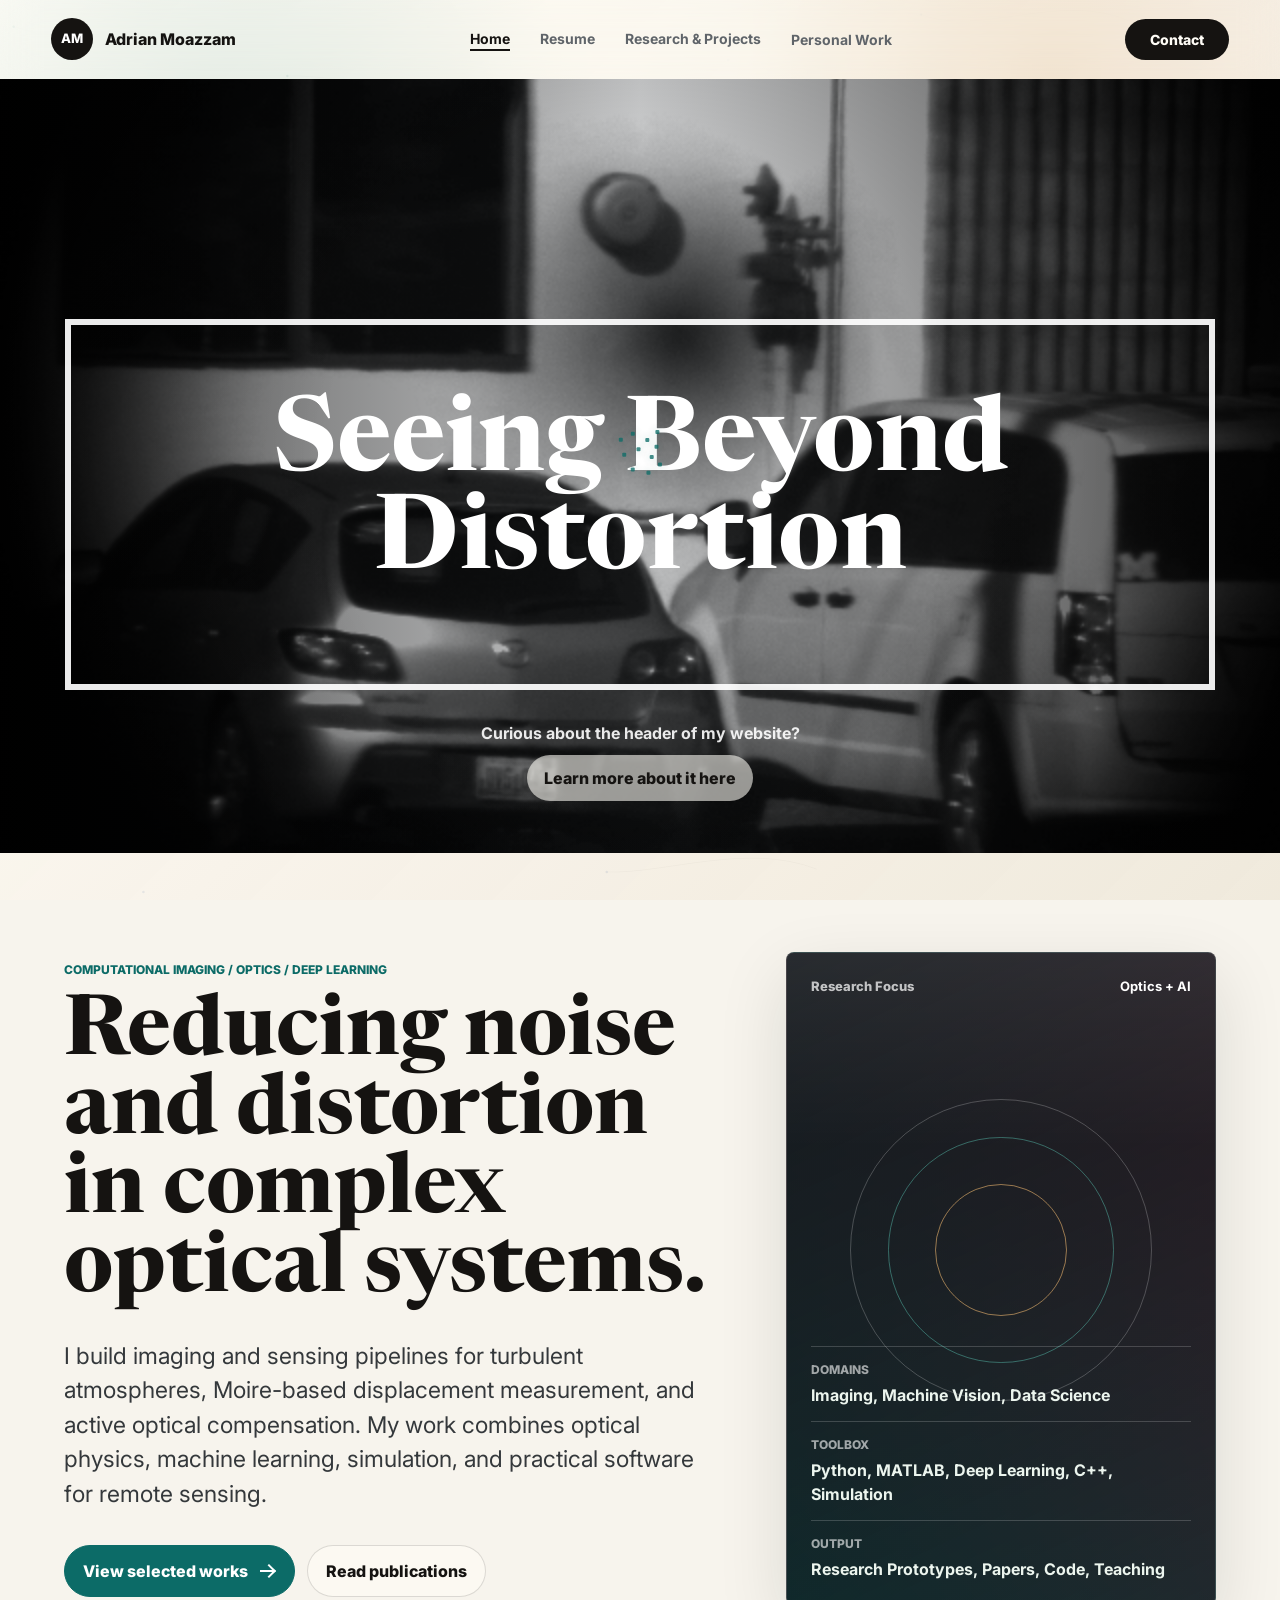
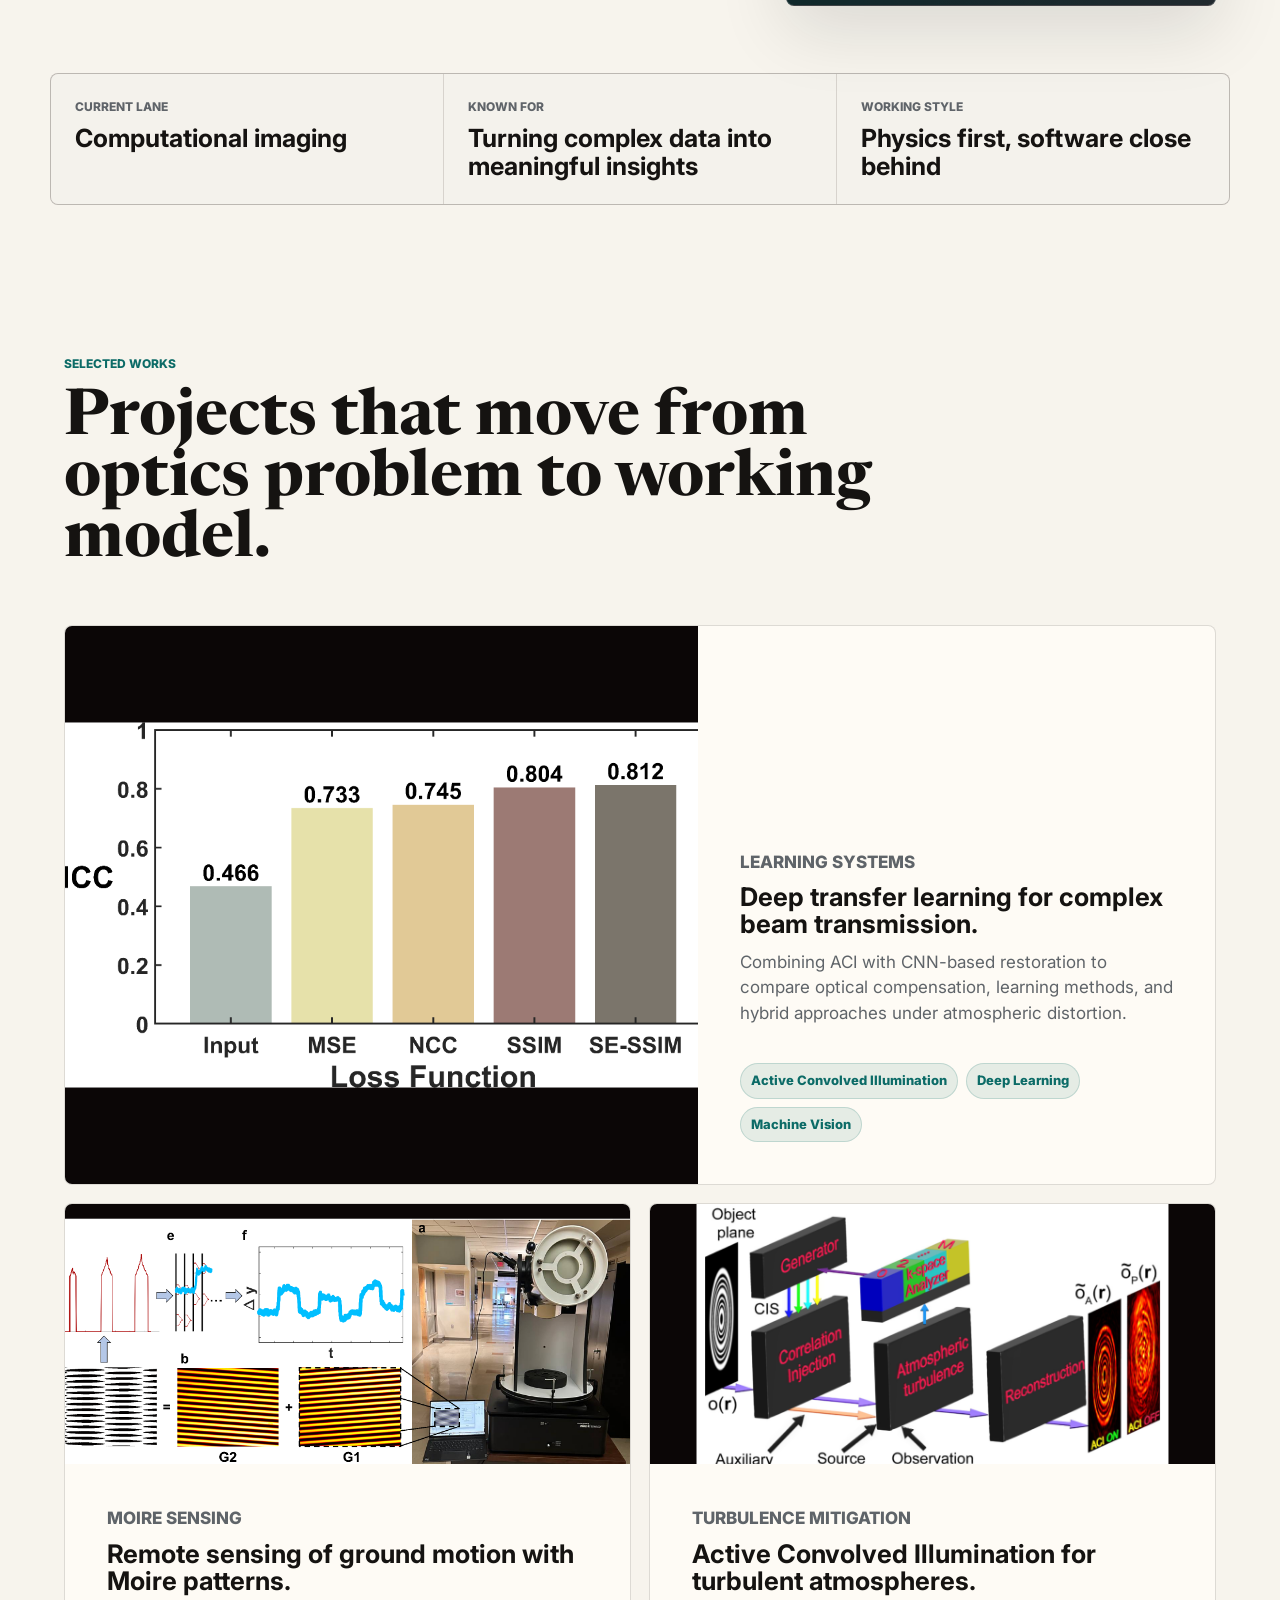
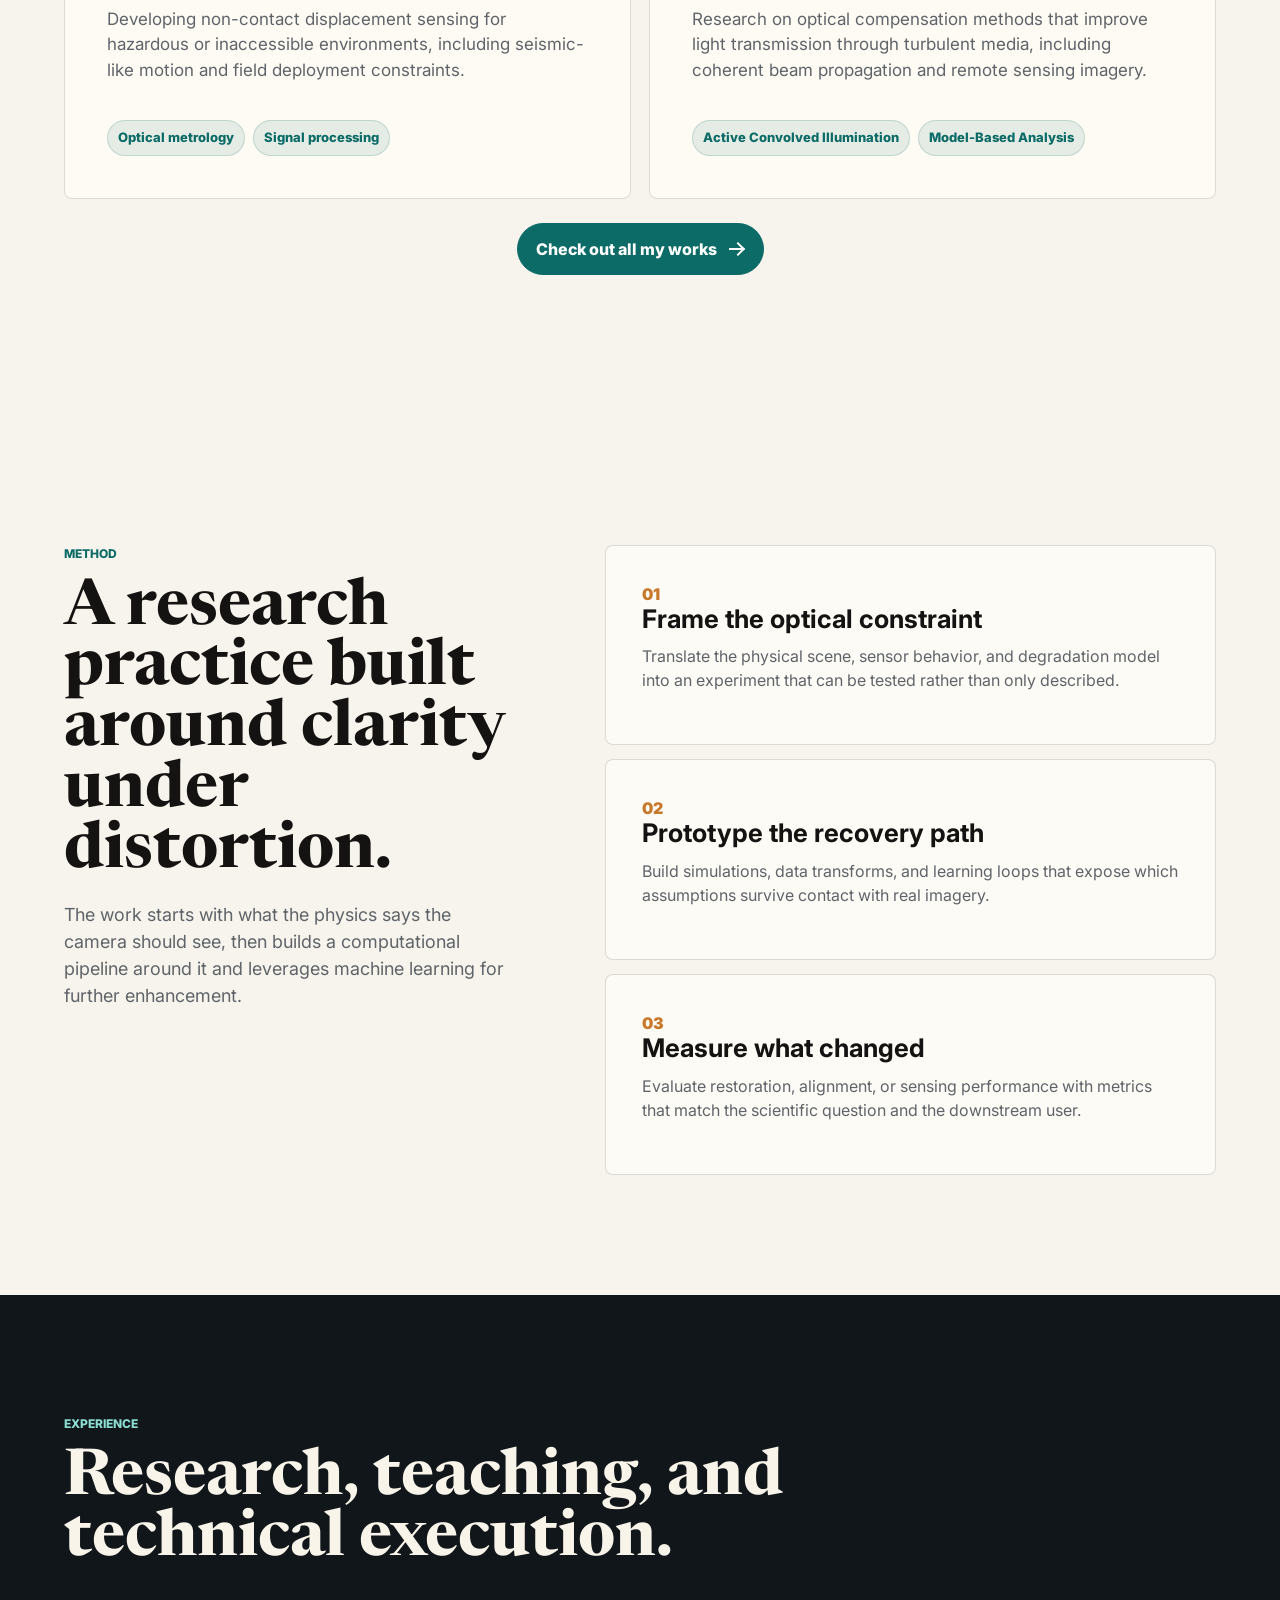
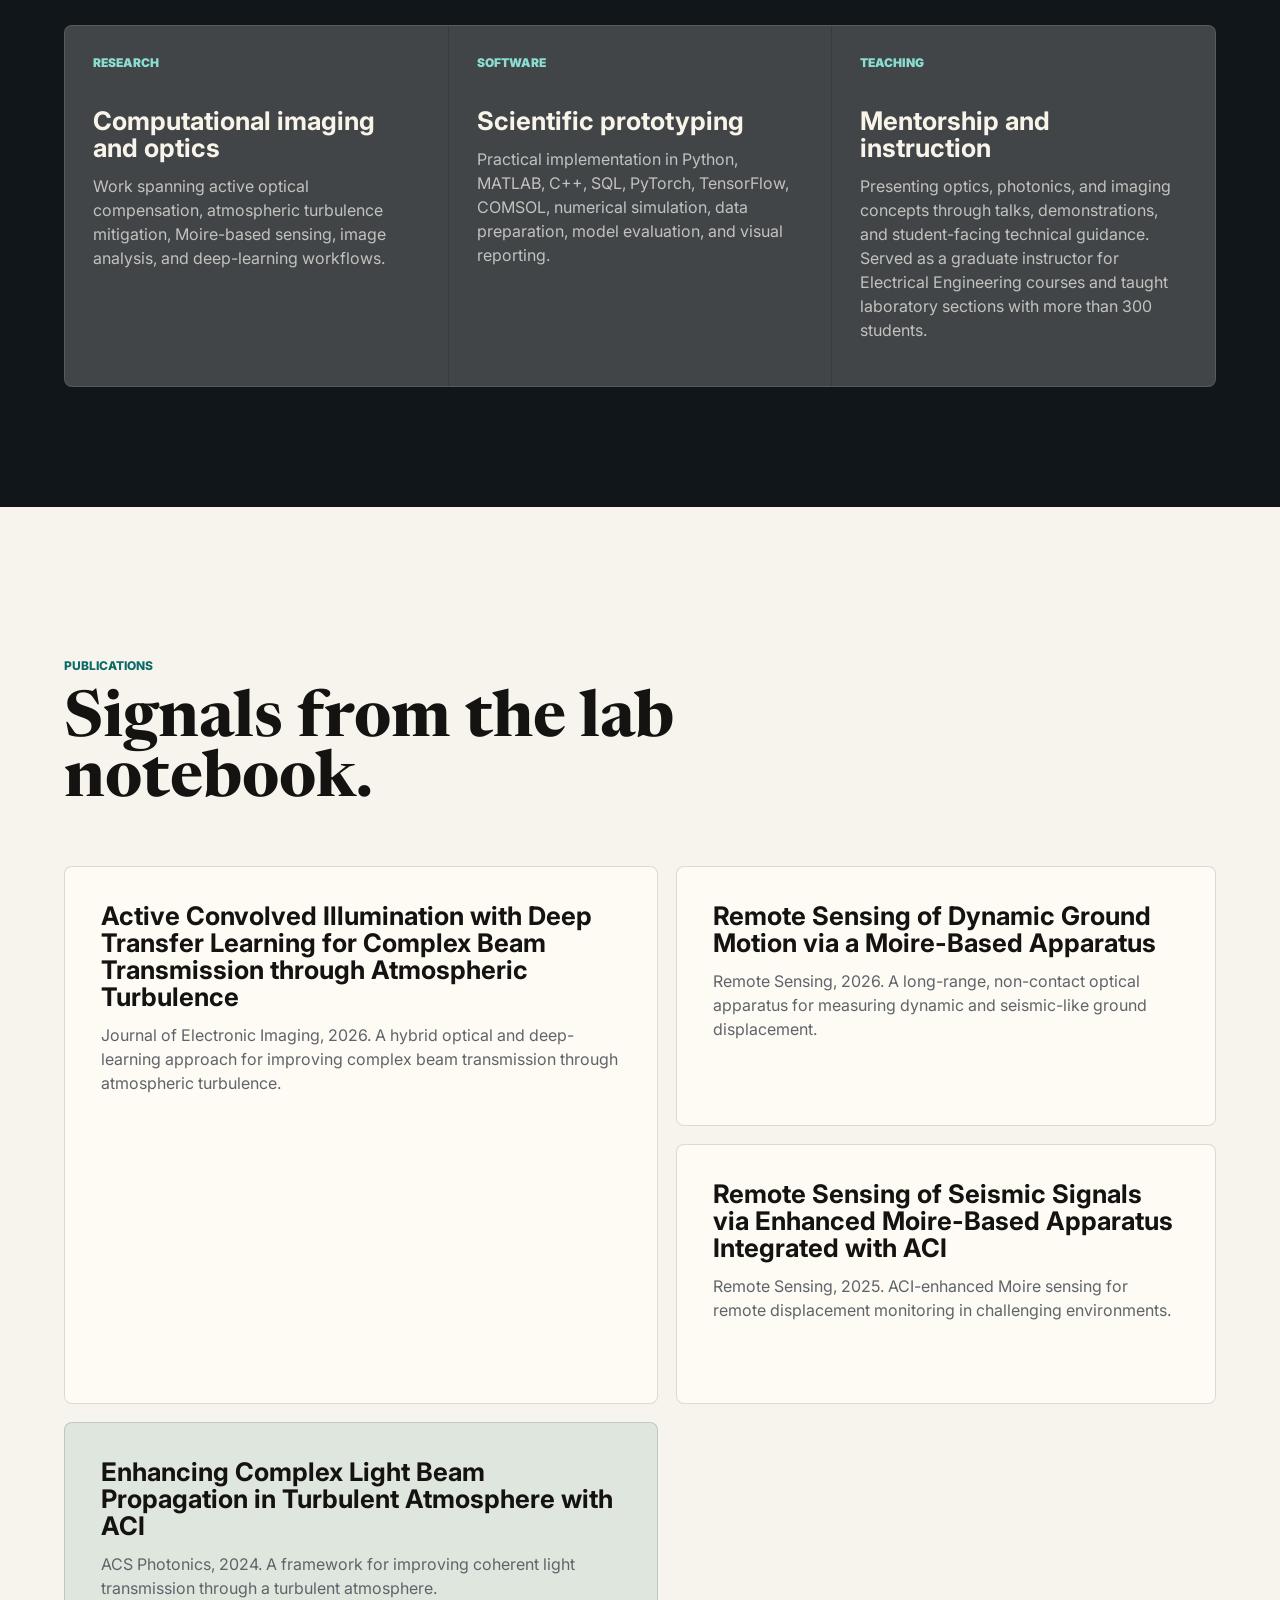
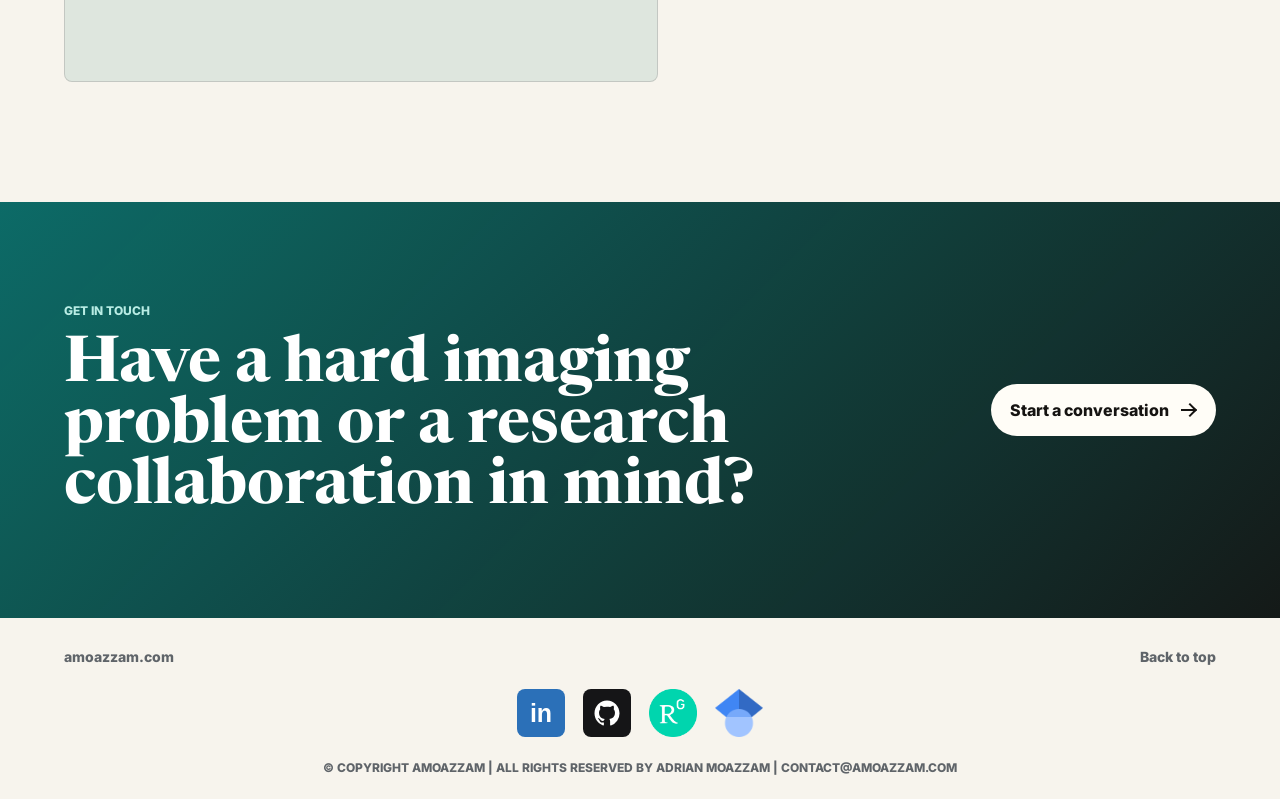
<file: index.html>
<!doctype html>
<html lang="en">
  <head>
    <meta charset="utf-8" />
    <meta name="viewport" content="width=device-width, initial-scale=1" />
    <title>Adrian A. Moazzam | Computational Imaging Portfolio</title>
    <link rel="icon" type="image/gif" href="/favicon.gif">
    <meta
      name="description"
      content="Portfolio for Adrian A. Moazzam, a researcher working across computational imaging, turbulence mitigation, Moire sensing, deep learning, optics, and remote sensing."
    />
    <link rel="preconnect" href="https://fonts.googleapis.com" />
    <link rel="preconnect" href="https://fonts.gstatic.com" crossorigin />
    <link
      href="https://fonts.googleapis.com/css2?family=Inter:wght@400;500;600;700;800&family=Newsreader:opsz,wght@6..72,600;6..72,700&display=swap"
      rel="stylesheet"
    />
    <link rel="stylesheet" href="styles.css" />
  </head>
  <body>
    <canvas class="field-canvas" id="fieldCanvas" aria-hidden="true"></canvas>

    <header class="site-header" data-elevate>
      <a class="brand" href="index.html" aria-label="Adrian Moazzam home">
        <span class="brand-mark">AM</span>
        <span class="brand-copy">Adrian Moazzam</span>
      </a>
      <nav class="nav-links" aria-label="Main navigation">
        <a href="index.html" aria-current="page">Home</a>
        <a href="resume.html">Resume</a>
        <a href="research-projects.html">Research &amp; Projects</a>
        <div class="nav-dropdown">
          <a class="nav-parent" href="personal-work.html">Personal Work</a>
          <div class="nav-submenu" aria-label="Personal work pages">
            <a href="buy-vs-invest.html">Buy vs Invest</a>
            <a href="3d-print-calc.html">3D Print Calc</a>
          </div>
        </div>
      </nav>
      <a class="header-action" href="contact.html">Contact</a>
    </header>

    <main id="top">
      <section class="identity-hero" aria-label="Website headline">
        <div class="identity-frame">
          <h1>Seeing Beyond Distortion</h1>
        </div>
        <div class="identity-prompt">
          <p>Curious about the header of my website?</p>
          <a class="button secondary" href="research-projects.html#header-story">Learn more about it here</a>
        </div>
      </section>

      <section class="hero section-band">
        <div class="hero-grid">
          <div class="hero-copy">
            <p class="eyebrow">Computational imaging / optics / deep learning</p>
            <h1 class="hero-title-compact">Reducing noise and distortion in complex optical systems.</h1>
            <p class="hero-lede">
              I build imaging and sensing pipelines for turbulent atmospheres, Moire-based
              displacement measurement, and active optical compensation. My work combines optical
              physics, machine learning, simulation, and practical software for remote sensing.
            </p>
            <div class="hero-actions" aria-label="Primary actions">
              <a class="button primary" href="research-projects.html">
                <span>View selected works</span>
                <span class="button-icon" aria-hidden="true"></span>
              </a>
              <a
                class="button secondary"
                href="https://scholar.google.com/citations?user=ncOx3NcAAAAJ&amp;hl=en&amp;oi=ao"
              >
                Read publications
              </a>
            </div>
          </div>

          <aside class="signal-panel" aria-label="Research snapshot">
            <div class="scanline"></div>
            <div class="signal-header">
              <span>Research Focus</span>
              <strong>Optics + AI</strong>
            </div>
            <div class="signal-rings" aria-hidden="true">
              <span></span>
              <span></span>
              <span></span>
            </div>
            <dl class="metrics">
              <div>
                <dt>Domains</dt>
                <dd>Imaging, Machine Vision, Data Science</dd>
              </div>
              <div>
                <dt>Toolbox</dt>
                <dd>Python, MATLAB, Deep Learning, C++, Simulation</dd>
              </div>
              <div>
                <dt>Output</dt>
                <dd>Research Prototypes, Papers, Code, Teaching</dd>
              </div>
            </dl>
          </aside>
        </div>
      </section>

      <section class="intro-strip section-band" aria-label="Portfolio summary">
        <div class="strip-item">
          <span>Current lane</span>
          <strong>Computational imaging</strong>
        </div>
        <div class="strip-item">
          <span>Known for</span>
          <strong>Turning complex data into meaningful insights</strong>
        </div>
        <div class="strip-item">
          <span>Working style</span>
          <strong>Physics first, software close behind</strong>
        </div>
      </section>

      <section class="section-block" id="work">
        <div class="section-heading">
          <p class="eyebrow">Selected works</p>
          <h2>Projects that move from optics problem to working model.</h2>
        </div>

        <div class="project-grid">
          <article class="project-card featured">
            <div class="project-visual paper-gallery selected-work-carousel" data-carousel aria-label="Deep transfer learning image gallery">
              <img src="assets/project1/1.jpg" alt="Comparison of ACI and deep learning restoration results" />
              <img src="assets/project1/2.jpg" alt="Optical target restoration snapshot 1" />
              <img src="assets/project1/3.jpg" alt="NCC loss function comparison chart" />
              <img src="assets/project1/4.jpg" alt="Optical target restoration snapshot 2" />
              <img src="assets/project1/5.jpg" alt="Optical target restoration snapshot 3" />
              <img src="assets/project1/6.jpg" alt="Optical target ground truth snapshot" />
              <img src="assets/project1/7.jpg" alt="Optical target restoration snapshot 4" />
            </div>
            <div class="project-body">
              <p class="project-kicker">Learning systems</p>
              <h3>Deep transfer learning for complex beam transmission.</h3>
              <p>
                Combining ACI with CNN-based restoration to compare optical compensation, learning
                methods, and hybrid approaches under atmospheric distortion.
              </p>
              <ul class="tag-list" aria-label="Learning systems skills">
                <li>Active Convolved Illumination</li>
                <li>Deep Learning</li>
                <li>Machine Vision</li>
              </ul>
            </div>
          </article>

          <article class="project-card">
            <div class="project-visual paper-gallery selected-work-carousel" data-carousel aria-label="Moire sensing image gallery">
              <img src="assets/project2/1.jpg" alt="Telescope apparatus setup for Moire sensing" />
              <img src="assets/project2/2.jpg" alt="Moire apparatus measurement diagram" />
              <img src="assets/project2/3.jpg" alt="Actuator and Moire apparatus displacement comparison" />
              <img src="assets/project2/4.jpg" alt="Long-duration displacement signal" />
              <img src="assets/project2/5.jpg" alt="Telescope and target remote sensing setup" />
              <img src="assets/project2/6.jpg" alt="Normalized PSD frequency comparison" />
            </div>
            <div class="project-body">
              <p class="project-kicker">Moire sensing</p>
            <h3>Remote sensing of ground motion with Moire patterns.</h3>
            <p>
                Developing non-contact displacement sensing for hazardous or inaccessible
                environments, including seismic-like motion and field deployment constraints.
              </p>
              <ul class="tag-list" aria-label="Moire sensing skills">
                <li>Optical metrology</li>
                <li>Signal processing</li>
              </ul>
            </div>
          </article>

          <article class="project-card">
            <div class="project-visual paper-gallery selected-work-carousel" data-carousel aria-label="Active Convolved Illumination image gallery">
              <img src="assets/project4/1.jpg" alt="ACI turbulent medium wave propagation overview" />
              <img src="assets/project4/2.jpg" alt="Active Convolved Illumination framework diagram" />
              <img src="assets/project4/3.jpg" alt="Comparison of beam propagation with and without ACI" />
            </div>
            <div class="project-body">
              <p class="project-kicker">Turbulence mitigation</p>
              <h3>Active Convolved Illumination for turbulent atmospheres.</h3>
              <p>
                Research on optical compensation methods that improve light transmission through
                turbulent media, including coherent beam propagation and remote sensing imagery.
              </p>
              <ul class="tag-list" aria-label="Turbulence mitigation skills">
                <li>Active Convolved Illumination</li>
                <li>Model-Based Analysis</li>
              </ul>
            </div>
          </article>
        </div>
        <div class="selected-work-action">
          <a class="button primary" href="research-projects.html">
            <span>Check out all my works</span>
            <span class="button-icon" aria-hidden="true"></span>
          </a>
        </div>
      </section>

      <section class="section-block split-section" id="method">
        <div class="section-heading sticky-heading">
          <p class="eyebrow">Method</p>
          <h2>A research practice built around clarity under distortion.</h2>
          <p>
            The work starts with what the physics says the camera should see, then builds a
            computational pipeline around it and leverages machine learning for further enhancement.
          </p>
        </div>

        <div class="method-list">
          <article>
            <span>01</span>
            <h3>Frame the optical constraint</h3>
            <p>
              Translate the physical scene, sensor behavior, and degradation model into an
              experiment that can be tested rather than only described.
            </p>
          </article>
          <article>
            <span>02</span>
            <h3>Prototype the recovery path</h3>
            <p>
              Build simulations, data transforms, and learning loops that expose which assumptions
              survive contact with real imagery.
            </p>
          </article>
          <article>
            <span>03</span>
            <h3>Measure what changed</h3>
            <p>
              Evaluate restoration, alignment, or sensing performance with metrics that match the
              scientific question and the downstream user.
            </p>
          </article>
        </div>
      </section>

      <section class="section-band experience-band" id="career">
        <div class="section-heading">
          <p class="eyebrow">Experience</p>
          <h2>Research, teaching, and technical execution.</h2>
        </div>
        <div class="timeline">
          <article>
            <time>Research</time>
            <h3>Computational imaging and optics</h3>
            <p>
              Work spanning active optical compensation, atmospheric turbulence mitigation,
              Moire-based sensing, image analysis, and deep-learning workflows.
            </p>
          </article>
          <article>
            <time>Software</time>
            <h3>Scientific prototyping</h3>
            <p>
              Practical implementation in Python, MATLAB, C++, SQL, PyTorch, TensorFlow, COMSOL,
              numerical simulation, data preparation, model evaluation, and visual reporting.
            </p>
          </article>
          <article>
            <time>Teaching</time>
            <h3>Mentorship and instruction</h3>
            <p>
              Presenting optics, photonics, and imaging concepts through talks, demonstrations, and
              student-facing technical guidance. Served as a graduate instructor for Electrical
              Engineering courses and taught laboratory sections with more than 300 students.
            </p>
          </article>
        </div>
      </section>

      <section class="section-block" id="writing">
        <div class="section-heading">
          <p class="eyebrow">Publications</p>
          <h2>Signals from the lab notebook.</h2>
        </div>
        <div class="publication-layout">
          <article class="publication-card">
            <h3>Active Convolved Illumination with Deep Transfer Learning for Complex Beam Transmission through Atmospheric Turbulence</h3>
            <p>
              Journal of Electronic Imaging, 2026. A hybrid optical and deep-learning approach for
              improving complex beam transmission through atmospheric turbulence.
            </p>
          </article>
          <article class="publication-card">
            <h3>Remote Sensing of Dynamic Ground Motion via a Moire-Based Apparatus</h3>
            <p>
              Remote Sensing, 2026. A long-range, non-contact optical apparatus for measuring
              dynamic and seismic-like ground displacement.
            </p>
          </article>
          <article class="publication-card">
            <h3>Remote Sensing of Seismic Signals via Enhanced Moire-Based Apparatus Integrated with ACI</h3>
            <p>
              Remote Sensing, 2025. ACI-enhanced Moire sensing for remote displacement monitoring in
              challenging environments.
            </p>
          </article>
          <article class="publication-card quiet">
            <h3>Enhancing Complex Light Beam Propagation in Turbulent Atmosphere with ACI</h3>
            <p>
              ACS Photonics, 2024. A framework for improving coherent light transmission through a
              turbulent atmosphere.
            </p>
          </article>
        </div>
      </section>

      <section class="contact-section section-band" id="contact">
        <div>
          <p class="eyebrow">Get in touch</p>
          <h2>Have a hard imaging problem or a research collaboration in mind?</h2>
        </div>
        <a class="button primary light" href="contact.html">
          <span>Start a conversation</span>
          <span class="button-icon" aria-hidden="true"></span>
        </a>
      </section>
    </main>

    <footer class="site-footer">
      <div class="footer-topline">
        <span>amoazzam.com</span>
        <a href="index.html#top">Back to top</a>
      </div>
      <div class="social-links" aria-label="Social links">
        <a href="https://www.linkedin.com/in/amoazzam/" aria-label="LinkedIn">
          <span class="social-icon linkedin" aria-hidden="true">in</span>
        </a>
        <a href="https://github.com/A-Moazzam" aria-label="GitHub">
          <span class="social-icon github" aria-hidden="true">
            <svg viewBox="0 0 24 24" focusable="false">
              <path d="M12 2C6.48 2 2 6.58 2 12.24c0 4.52 2.87 8.35 6.84 9.7.5.1.68-.22.68-.5v-1.9c-2.78.62-3.37-1.22-3.37-1.22-.45-1.2-1.1-1.52-1.1-1.52-.9-.63.07-.62.07-.62 1 .07 1.53 1.05 1.53 1.05.9 1.56 2.34 1.1 2.91.84.09-.66.35-1.1.63-1.36-2.22-.26-4.56-1.14-4.56-5.06 0-1.12.39-2.03 1.03-2.75-.1-.26-.45-1.3.1-2.7 0 0 .84-.28 2.75 1.05A9.3 9.3 0 0 1 12 6.9c.85 0 1.7.12 2.5.35 1.9-1.33 2.74-1.05 2.74-1.05.55 1.4.2 2.44.1 2.7.64.72 1.03 1.63 1.03 2.75 0 3.93-2.34 4.8-4.57 5.05.36.32.68.95.68 1.91v2.83c0 .28.18.6.69.5A10.13 10.13 0 0 0 22 12.24C22 6.58 17.52 2 12 2Z" />
            </svg>
          </span>
        </a>
        <a href="https://www.researchgate.net/profile/Adrian-Moazzam/research" aria-label="ResearchGate">
          <span class="social-icon image-icon" aria-hidden="true">
            <img src="assets/researchgate.png" alt="" />
          </span>
        </a>
        <a href="https://scholar.google.com/citations?user=ncOx3NcAAAAJ&amp;hl=en&amp;oi=ao" aria-label="Google Scholar">
          <span class="social-icon image-icon" aria-hidden="true">
            <img src="assets/google-scholar.png" alt="" />
          </span>
        </a>
      </div>
      <p class="copyright">
        © Copyright Amoazzam | ALL RIGHTS RESERVED BY Adrian Moazzam | contact@amoazzam.com
      </p>
    </footer>

    <script src="script.js"></script>
  </body>
</html>
</file>
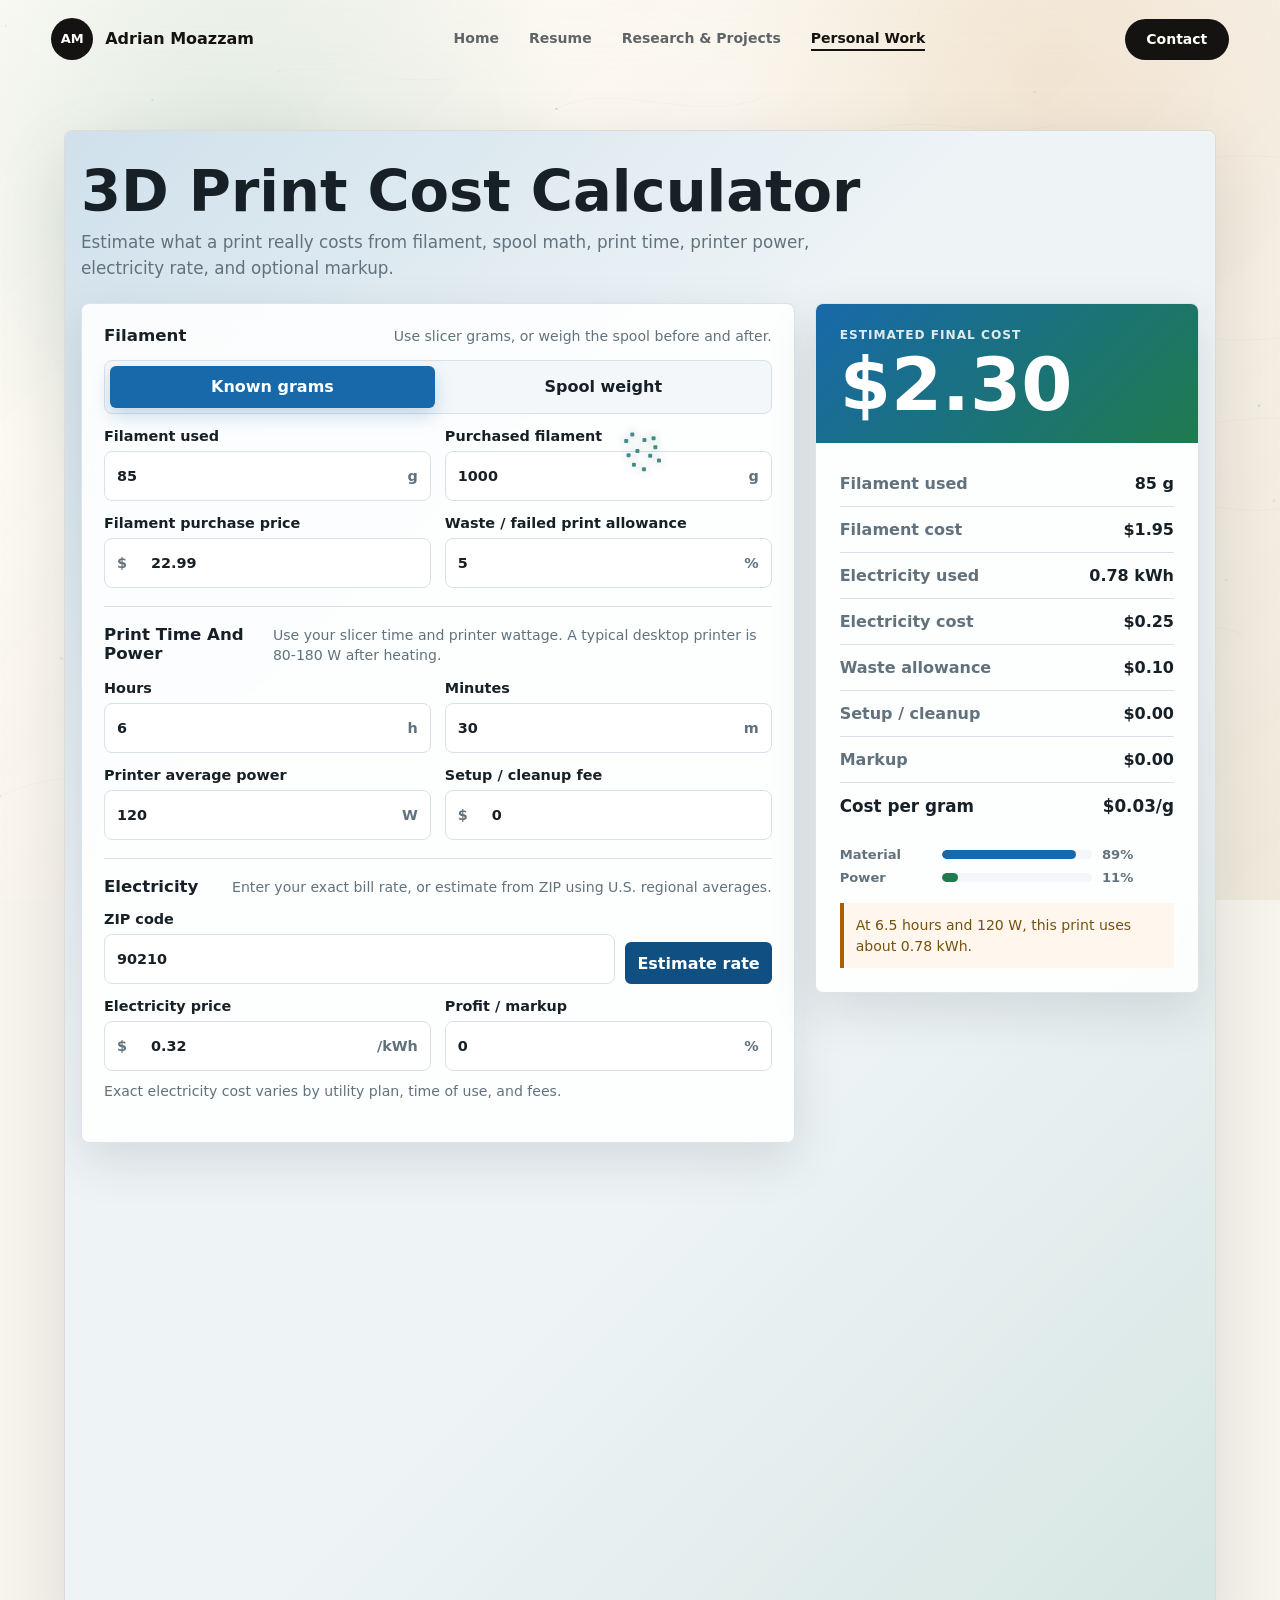
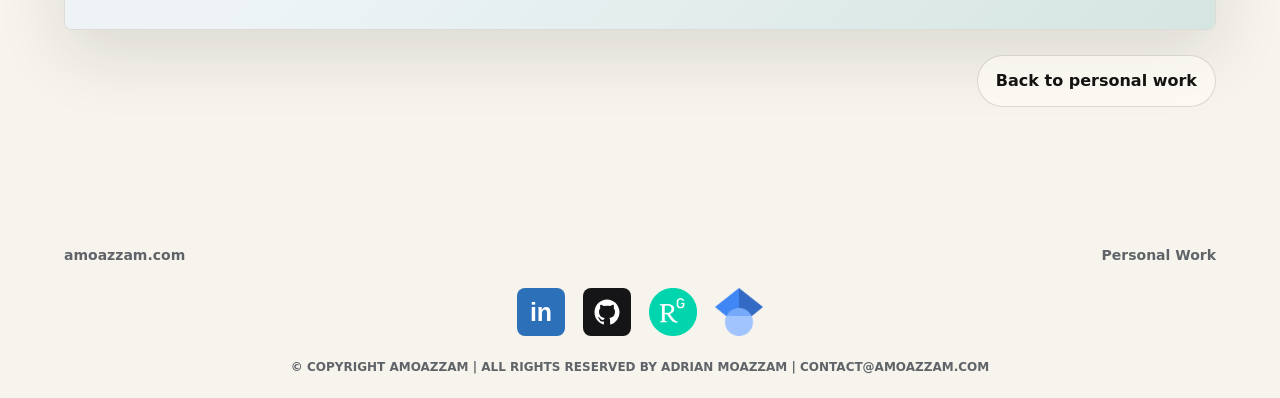
<file: 3d-print-calc.html>
<!doctype html>
<html lang="en">
  <head>
    <meta charset="utf-8" />
    <meta name="viewport" content="width=device-width, initial-scale=1" />
    <title>3D Print Calc | Adrian A. Moazzam</title>
    <meta
      name="description"
      content="A 3D print cost calculator for filament, spool weight, print time, electricity, and markup."
    />
    <link rel="stylesheet" href="styles.css" />
  </head>
  <body>
    <canvas class="field-canvas" id="fieldCanvas" aria-hidden="true"></canvas>

    <header class="site-header" data-elevate>
      <a class="brand" href="index.html" aria-label="Adrian Moazzam home">
        <span class="brand-mark">AM</span>
        <span class="brand-copy">Adrian Moazzam</span>
      </a>
      <nav class="nav-links" aria-label="Main navigation">
        <a href="index.html">Home</a>
        <a href="resume.html">Resume</a>
        <a href="research-projects.html">Research &amp; Projects</a>
        <div class="nav-dropdown">
          <a class="nav-parent" href="personal-work.html" aria-current="page">Personal Work</a>
          <div class="nav-submenu" aria-label="Personal work pages">
            <a href="buy-vs-invest.html">Buy vs Invest</a>
            <a href="3d-print-calc.html" aria-current="page">3D Print Calc</a>
          </div>
        </div>
      </nav>
      <a class="header-action" href="contact.html">Contact</a>
    </header>


    <main class="page-main">
      <section class="section-block model-frame-section" aria-label="3D print cost calculator">
        <iframe
          class="model-frame"
          src="assets/3d-print-calc.html"
          title="3D print cost calculator"
        ></iframe>
        <div class="model-page-actions">
          <a class="button secondary" href="personal-work.html">Back to personal work</a>
        </div>
      </section>
    </main>


    <footer class="site-footer">
      <div class="footer-topline">
        <span>amoazzam.com</span>
        <a href="personal-work.html">Personal Work</a>
      </div>
      <div class="social-links" aria-label="Social links">
        <a href="https://www.linkedin.com/in/amoazzam/" aria-label="LinkedIn">
          <span class="social-icon linkedin" aria-hidden="true">in</span>
        </a>
        <a href="https://github.com/A-Moazzam" aria-label="GitHub">
          <span class="social-icon github" aria-hidden="true">
            <svg viewBox="0 0 24 24" focusable="false">
              <path d="M12 2C6.48 2 2 6.58 2 12.24c0 4.52 2.87 8.35 6.84 9.7.5.1.68-.22.68-.5v-1.9c-2.78.62-3.37-1.22-3.37-1.22-.45-1.2-1.1-1.52-1.1-1.52-.9-.63.07-.62.07-.62 1 .07 1.53 1.05 1.53 1.05.9 1.56 2.34 1.1 2.91.84.09-.66.35-1.1.63-1.36-2.22-.26-4.56-1.14-4.56-5.06 0-1.12.39-2.03 1.03-2.75-.1-.26-.45-1.3.1-2.7 0 0 .84-.28 2.75 1.05A9.3 9.3 0 0 1 12 6.9c.85 0 1.7.12 2.5.35 1.9-1.33 2.74-1.05 2.74-1.05.55 1.4.2 2.44.1 2.7.64.72 1.03 1.63 1.03 2.75 0 3.93-2.34 4.8-4.57 5.05.36.32.68.95.68 1.91v2.83c0 .28.18.6.69.5A10.13 10.13 0 0 0 22 12.24C22 6.58 17.52 2 12 2Z" />
            </svg>
          </span>
        </a>
        <a href="https://www.researchgate.net/profile/Adrian-Moazzam/research" aria-label="ResearchGate">
          <span class="social-icon image-icon" aria-hidden="true">
            <img src="assets/researchgate.png" alt="" />
          </span>
        </a>
        <a href="https://scholar.google.com/citations?user=ncOx3NcAAAAJ&amp;hl=en&amp;oi=ao" aria-label="Google Scholar">
          <span class="social-icon image-icon" aria-hidden="true">
            <img src="assets/google-scholar.png" alt="" />
          </span>
        </a>
      </div>
      <p class="copyright">
        © Copyright Amoazzam | ALL RIGHTS RESERVED BY Adrian Moazzam | contact@amoazzam.com
      </p>
    </footer>
    
    <script src="script.js"></script>
  </body>
</html>
</file>
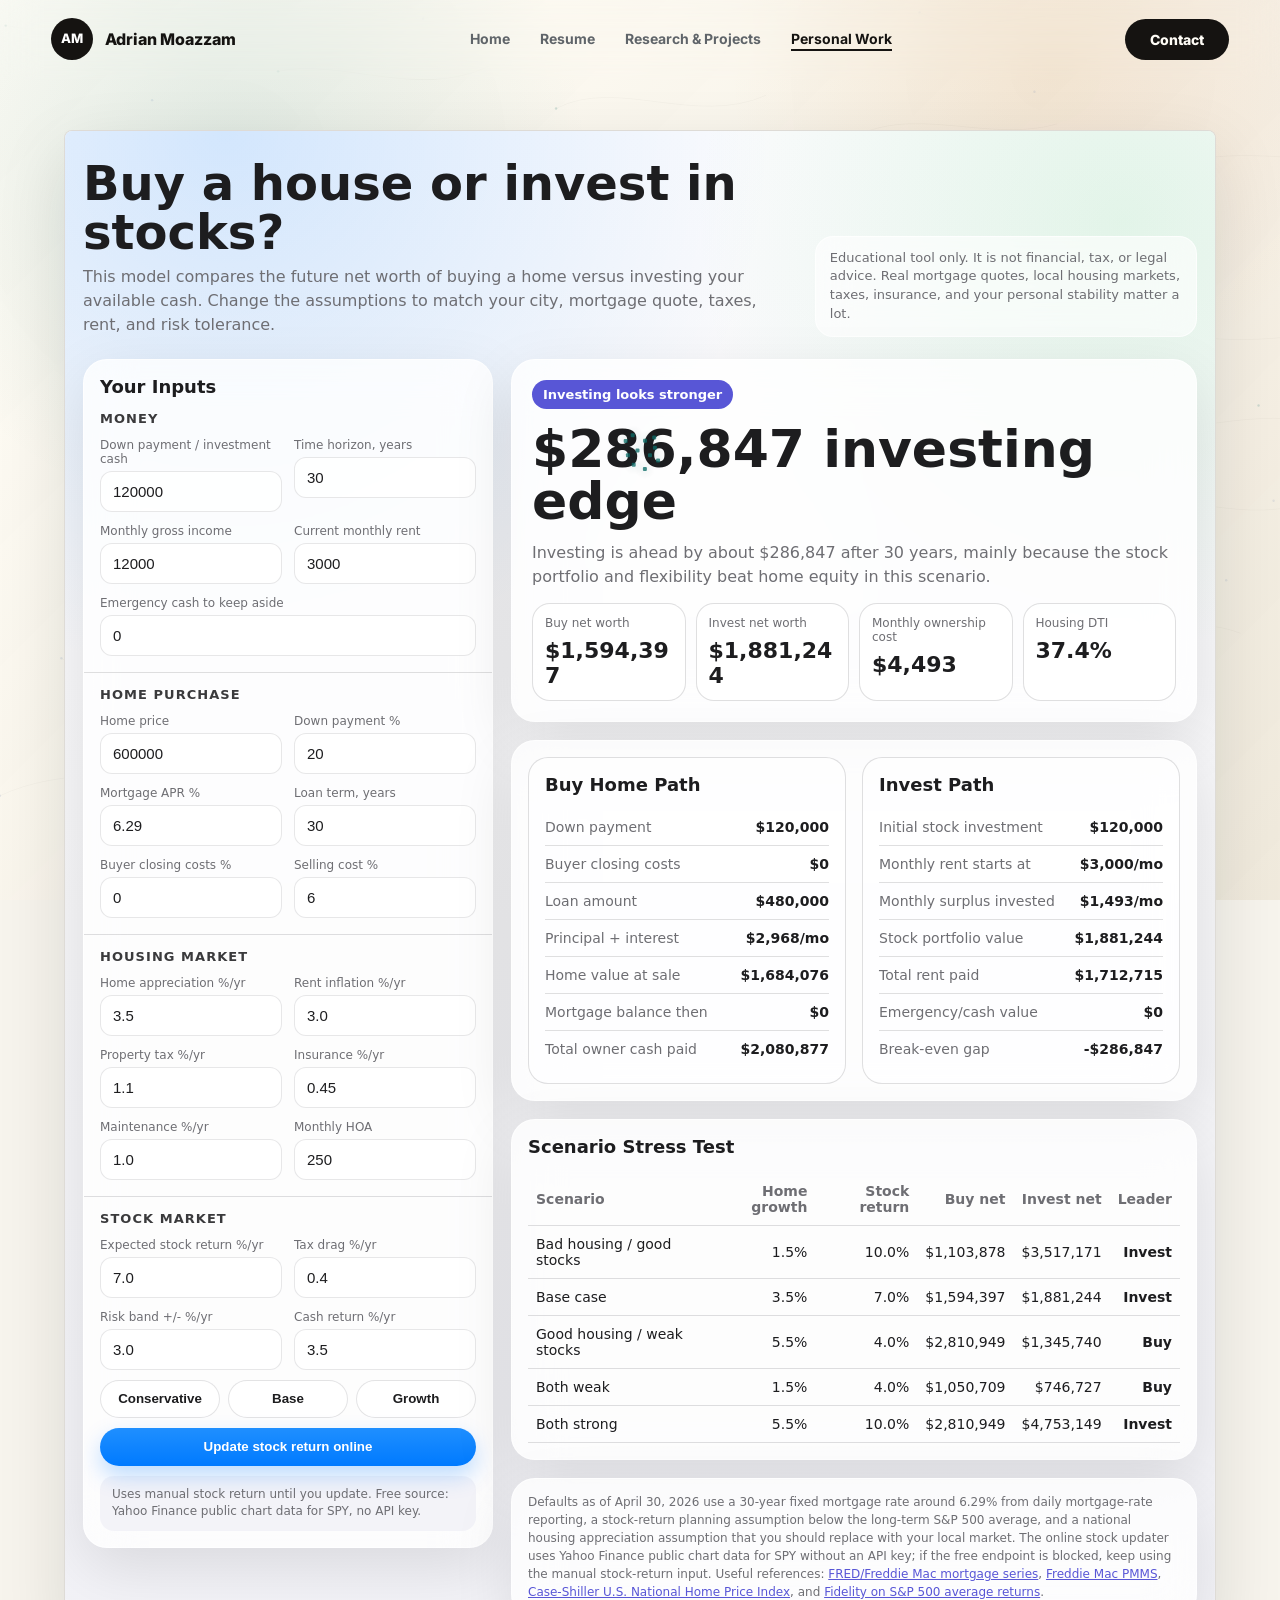
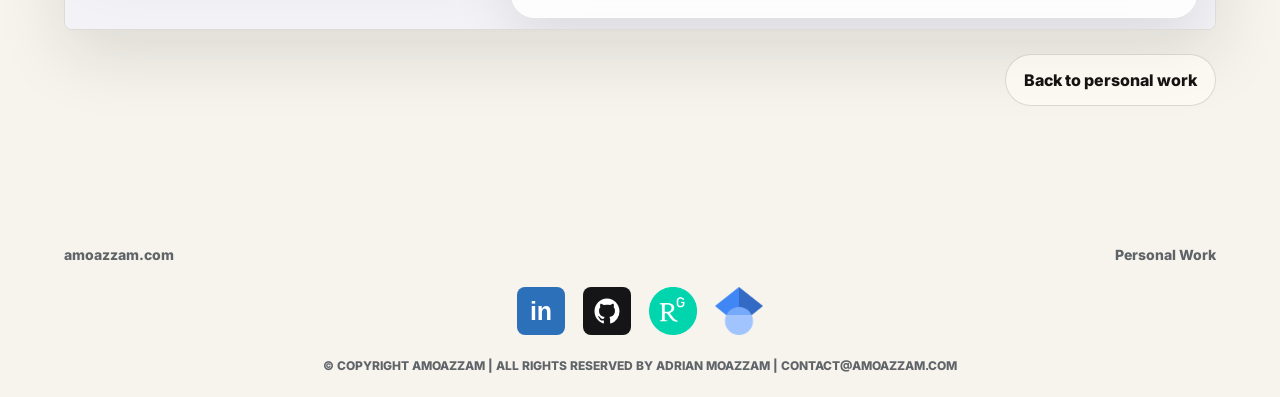
<file: buy-vs-invest.html>
<!doctype html>
<html lang="en">
  <head>
    <meta charset="utf-8" />
    <meta name="viewport" content="width=device-width, initial-scale=1" />
    <title>Buy vs Invest | Adrian A. Moazzam</title>
    <meta
      name="description"
      content="A personal finance model comparing buying a house with investing available capital."
    />
    <link rel="preconnect" href="https://fonts.googleapis.com" />
    <link rel="preconnect" href="https://fonts.gstatic.com" crossorigin />
    <link
      href="https://fonts.googleapis.com/css2?family=Inter:wght@400;500;600;700;800&family=Newsreader:opsz,wght@6..72,600;6..72,700&display=swap"
      rel="stylesheet"
    />
    <link rel="stylesheet" href="styles.css" />
  </head>
  <body>
    <canvas class="field-canvas" id="fieldCanvas" aria-hidden="true"></canvas>

    <header class="site-header" data-elevate>
      <a class="brand" href="index.html" aria-label="Adrian Moazzam home">
        <span class="brand-mark">AM</span>
        <span class="brand-copy">Adrian Moazzam</span>
      </a>
      <nav class="nav-links" aria-label="Main navigation">
        <a href="index.html">Home</a>
        <a href="resume.html">Resume</a>
        <a href="research-projects.html">Research &amp; Projects</a>
        <div class="nav-dropdown">
          <a class="nav-parent" href="personal-work.html" aria-current="page">Personal Work</a>
          <div class="nav-submenu" aria-label="Personal work pages">
            <a href="buy-vs-invest.html" aria-current="page">Buy vs Invest</a>
            <a href="3d-print-calc.html">3D Print Calc</a>
          </div>
        </div>
      </nav>
      <a class="header-action" href="contact.html">Contact</a>
    </header>

    <main class="page-main">
      <section class="section-block model-frame-section" aria-label="Buy vs Invest calculator">
        <iframe
          class="model-frame"
          src="assets/buy-vs-invest-model.html"
          title="Buy a house or invest in stocks calculator"
        ></iframe>
        <div class="model-page-actions">
          <a class="button secondary" href="personal-work.html">Back to personal work</a>
        </div>
      </section>
    </main>

    <footer class="site-footer">
      <div class="footer-topline">
        <span>amoazzam.com</span>
        <a href="personal-work.html">Personal Work</a>
      </div>
      <div class="social-links" aria-label="Social links">
        <a href="https://www.linkedin.com/in/amoazzam/" aria-label="LinkedIn">
          <span class="social-icon linkedin" aria-hidden="true">in</span>
        </a>
        <a href="https://github.com/A-Moazzam" aria-label="GitHub">
          <span class="social-icon github" aria-hidden="true">
            <svg viewBox="0 0 24 24" focusable="false">
              <path d="M12 2C6.48 2 2 6.58 2 12.24c0 4.52 2.87 8.35 6.84 9.7.5.1.68-.22.68-.5v-1.9c-2.78.62-3.37-1.22-3.37-1.22-.45-1.2-1.1-1.52-1.1-1.52-.9-.63.07-.62.07-.62 1 .07 1.53 1.05 1.53 1.05.9 1.56 2.34 1.1 2.91.84.09-.66.35-1.1.63-1.36-2.22-.26-4.56-1.14-4.56-5.06 0-1.12.39-2.03 1.03-2.75-.1-.26-.45-1.3.1-2.7 0 0 .84-.28 2.75 1.05A9.3 9.3 0 0 1 12 6.9c.85 0 1.7.12 2.5.35 1.9-1.33 2.74-1.05 2.74-1.05.55 1.4.2 2.44.1 2.7.64.72 1.03 1.63 1.03 2.75 0 3.93-2.34 4.8-4.57 5.05.36.32.68.95.68 1.91v2.83c0 .28.18.6.69.5A10.13 10.13 0 0 0 22 12.24C22 6.58 17.52 2 12 2Z" />
            </svg>
          </span>
        </a>
        <a href="https://www.researchgate.net/profile/Adrian-Moazzam/research" aria-label="ResearchGate">
          <span class="social-icon image-icon" aria-hidden="true">
            <img src="assets/researchgate.png" alt="" />
          </span>
        </a>
        <a href="https://scholar.google.com/citations?user=ncOx3NcAAAAJ&amp;hl=en&amp;oi=ao" aria-label="Google Scholar">
          <span class="social-icon image-icon" aria-hidden="true">
            <img src="assets/google-scholar.png" alt="" />
          </span>
        </a>
      </div>
      <p class="copyright">
        © Copyright Amoazzam | ALL RIGHTS RESERVED BY Adrian Moazzam | contact@amoazzam.com
      </p>
    </footer>

    <script src="script.js"></script>
  </body>
</html>
</file>
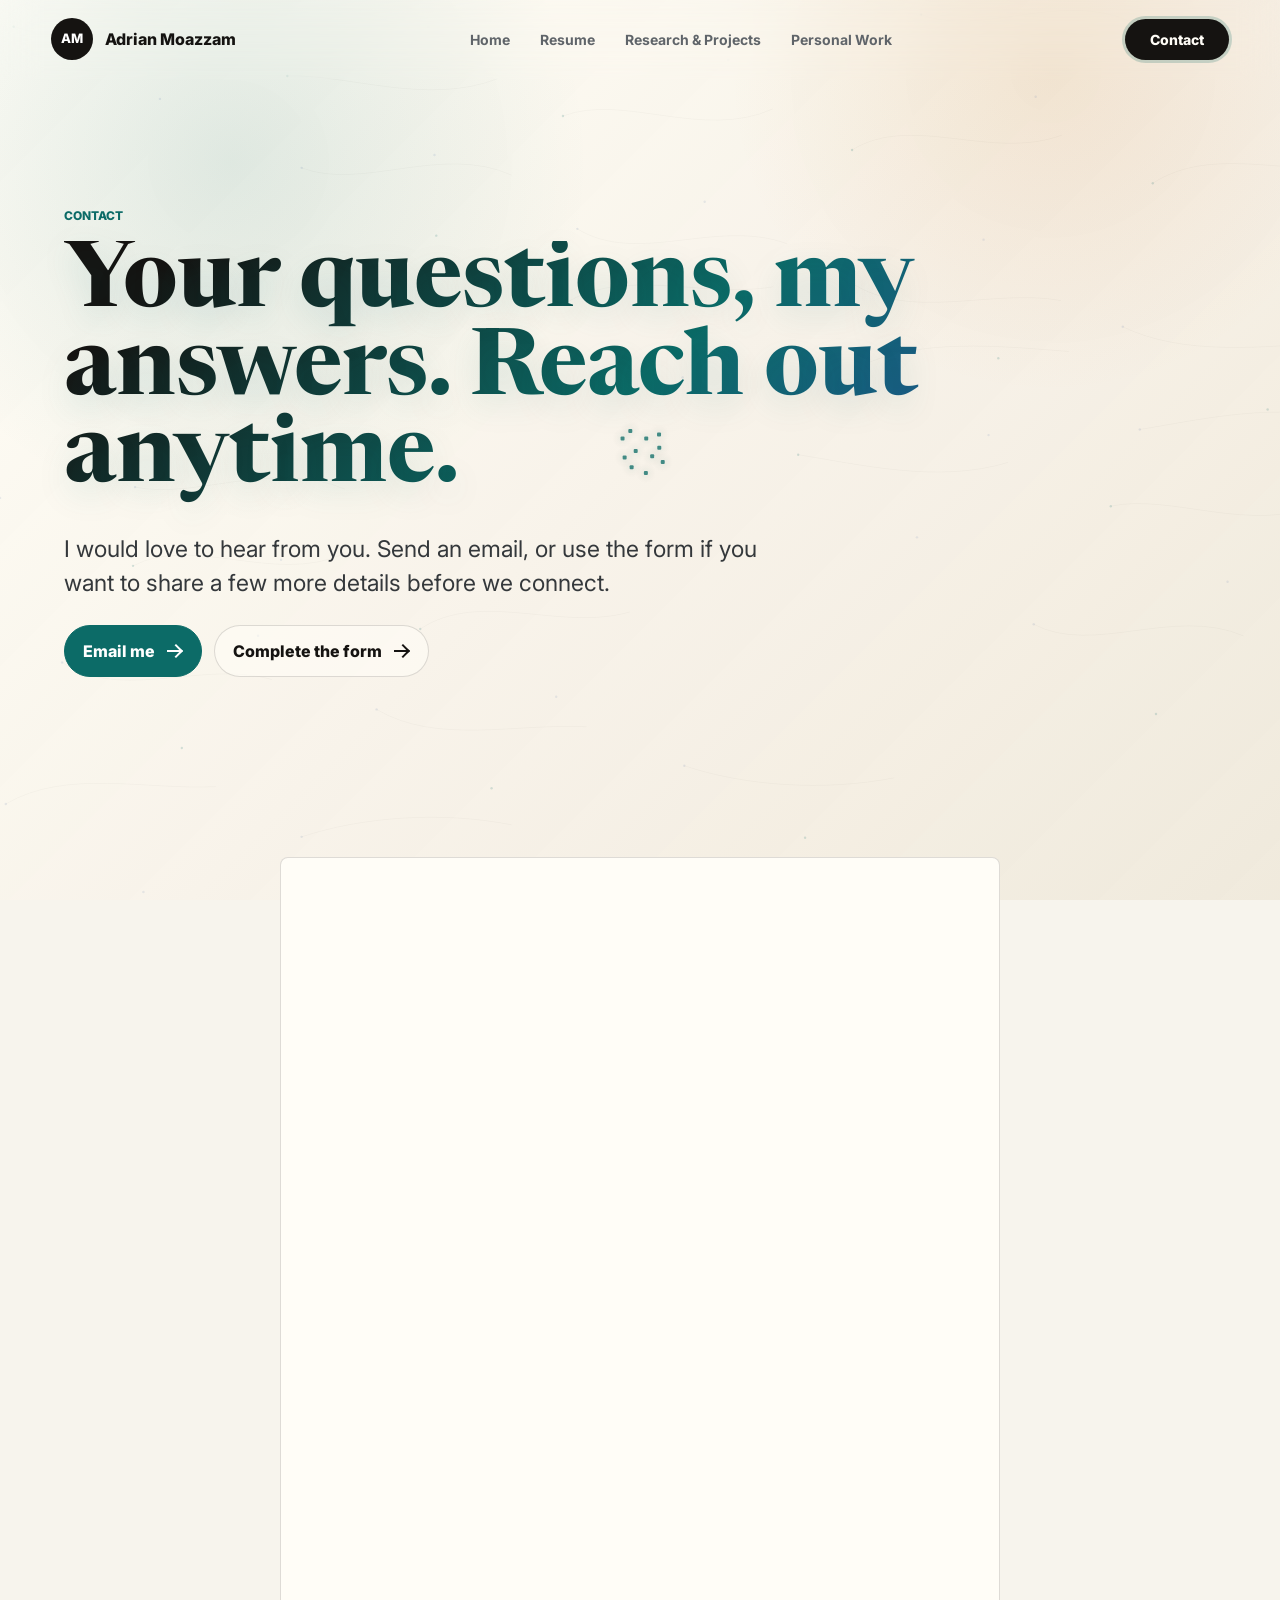
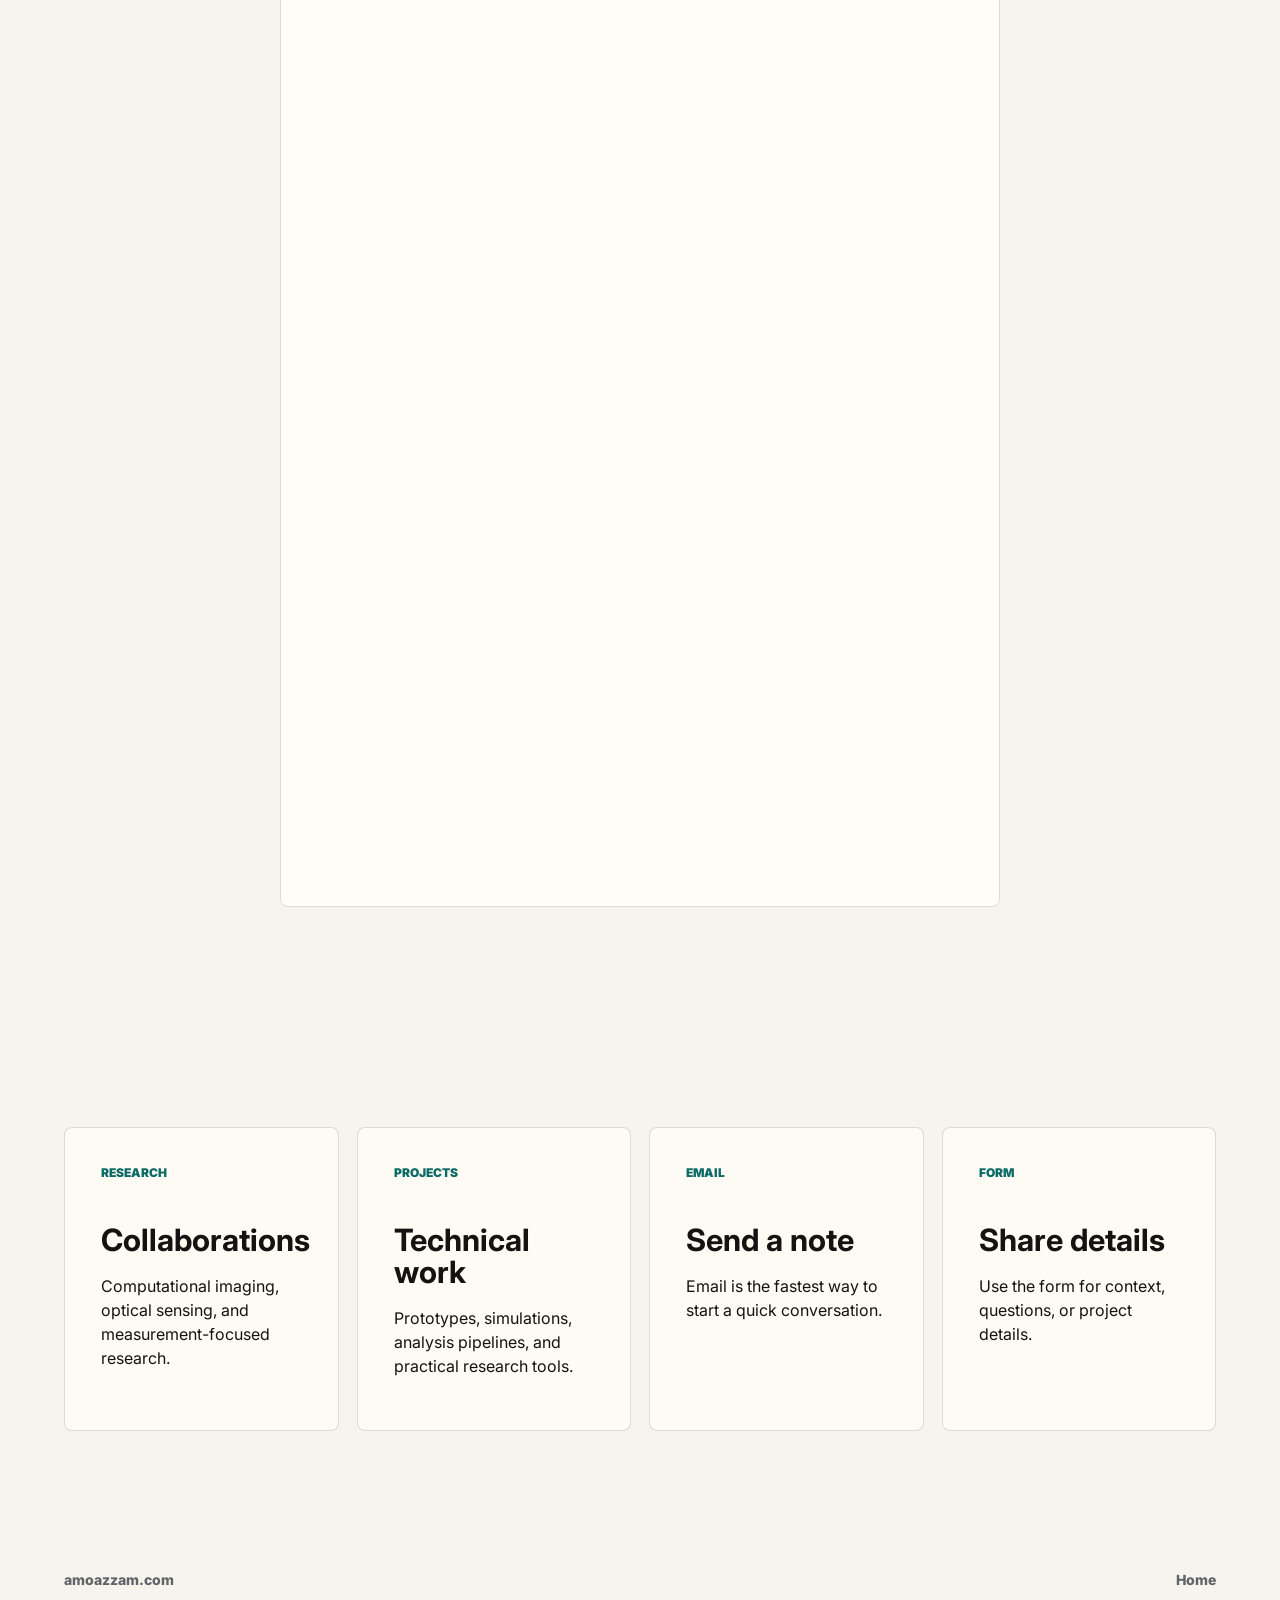
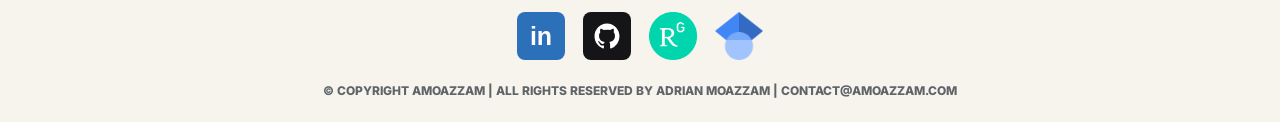
<file: contact.html>
<!doctype html>
<html lang="en">
  <head>
    <meta charset="utf-8" />
    <meta name="viewport" content="width=device-width, initial-scale=1" />
    <title>Contact | Adrian A. Moazzam</title>
    <meta
      name="description"
      content="Contact Adrian A. Moazzam for research collaborations, computational imaging work, optics projects, and related technical conversations."
    />
    <link rel="preconnect" href="https://fonts.googleapis.com" />
    <link rel="preconnect" href="https://fonts.gstatic.com" crossorigin />
    <link
      href="https://fonts.googleapis.com/css2?family=Inter:wght@400;500;600;700;800&family=Newsreader:opsz,wght@6..72,600;6..72,700&display=swap"
      rel="stylesheet"
    />
    <link rel="stylesheet" href="styles.css" />
  </head>
  <body>
    <canvas class="field-canvas" id="fieldCanvas" aria-hidden="true"></canvas>

    <header class="site-header" data-elevate>
      <a class="brand" href="index.html" aria-label="Adrian Moazzam home">
        <span class="brand-mark">AM</span>
        <span class="brand-copy">Adrian Moazzam</span>
      </a>
      <nav class="nav-links" aria-label="Main navigation">
        <a href="index.html">Home</a>
        <a href="resume.html">Resume</a>
        <a href="research-projects.html">Research &amp; Projects</a>
        <div class="nav-dropdown">
          <a class="nav-parent" href="personal-work.html">Personal Work</a>
          <div class="nav-submenu" aria-label="Personal work pages">
            <a href="buy-vs-invest.html">Buy vs Invest</a>
            <a href="3d-print-calc.html">3D Print Calc</a>
          </div>
        </div>
      </nav>
      <a class="header-action" href="contact.html" aria-current="page">Contact</a>
    </header>

    <main class="page-main contact-page">
      <section class="page-hero section-band">
        <p class="eyebrow">Contact</p>
        <h1>Your questions, my answers. Reach out anytime.</h1>
        <p class="hero-lede">
          I would love to hear from you. Send an email, or use the form if you want to share a few
          more details before we connect.
        </p>
        <div class="hero-actions" aria-label="Contact actions">
          <a class="button primary" href="mailto:alimzzm2010@gmail.com">
            <span>Email me</span>
            <span class="button-icon" aria-hidden="true"></span>
          </a>
          <a
            class="button secondary"
            href="https://docs.google.com/forms/d/e/1FAIpQLScWKhxoT2vvwV9jbcXR0nuCEFfHY33gWt6IAAaaUlo_EQRotA/viewform?usp=sharing&amp;ouid=114667379440914212348"
          >
            <span>Complete the form</span>
            <span class="button-icon" aria-hidden="true"></span>
          </a>
        </div>
      </section>

      <section class="form-section section-block" aria-label="Contact form">
        <iframe
          class="google-form"
          title="Contact form"
          src="https://docs.google.com/forms/d/e/1FAIpQLScWKhxoT2vvwV9jbcXR0nuCEFfHY33gWt6IAAaaUlo_EQRotA/viewform?embedded=true"
        >
          Loading...
        </iframe>
      </section>

      <section class="section-block page-grid" aria-label="Contact topics">
        <article class="info-card">
          <span>Research</span>
          <h2>Collaborations</h2>
          <p>
            Computational imaging, optical sensing, and measurement-focused research.
          </p>
        </article>
        <article class="info-card">
          <span>Projects</span>
          <h2>Technical work</h2>
          <p>
            Prototypes, simulations, analysis pipelines, and practical research tools.
          </p>
        </article>
        <article class="info-card">
          <span>Email</span>
          <h2>Send a note</h2>
          <p>
            Email is the fastest way to start a quick conversation.
          </p>
        </article>
        <article class="info-card">
          <span>Form</span>
          <h2>Share details</h2>
          <p>
            Use the form for context, questions, or project details.
          </p>
        </article>
      </section>
    </main>

    <footer class="site-footer">
      <div class="footer-topline">
        <span>amoazzam.com</span>
        <a href="index.html">Home</a>
      </div>
      <div class="social-links" aria-label="Social links">
        <a href="https://www.linkedin.com/in/amoazzam/" aria-label="LinkedIn">
          <span class="social-icon linkedin" aria-hidden="true">in</span>
        </a>
        <a href="https://github.com/A-Moazzam" aria-label="GitHub">
          <span class="social-icon github" aria-hidden="true">
            <svg viewBox="0 0 24 24" focusable="false">
              <path d="M12 2C6.48 2 2 6.58 2 12.24c0 4.52 2.87 8.35 6.84 9.7.5.1.68-.22.68-.5v-1.9c-2.78.62-3.37-1.22-3.37-1.22-.45-1.2-1.1-1.52-1.1-1.52-.9-.63.07-.62.07-.62 1 .07 1.53 1.05 1.53 1.05.9 1.56 2.34 1.1 2.91.84.09-.66.35-1.1.63-1.36-2.22-.26-4.56-1.14-4.56-5.06 0-1.12.39-2.03 1.03-2.75-.1-.26-.45-1.3.1-2.7 0 0 .84-.28 2.75 1.05A9.3 9.3 0 0 1 12 6.9c.85 0 1.7.12 2.5.35 1.9-1.33 2.74-1.05 2.74-1.05.55 1.4.2 2.44.1 2.7.64.72 1.03 1.63 1.03 2.75 0 3.93-2.34 4.8-4.57 5.05.36.32.68.95.68 1.91v2.83c0 .28.18.6.69.5A10.13 10.13 0 0 0 22 12.24C22 6.58 17.52 2 12 2Z" />
            </svg>
          </span>
        </a>
        <a href="https://www.researchgate.net/profile/Adrian-Moazzam/research" aria-label="ResearchGate">
          <span class="social-icon image-icon" aria-hidden="true">
            <img src="assets/researchgate.png" alt="" />
          </span>
        </a>
        <a href="https://scholar.google.com/citations?user=ncOx3NcAAAAJ&amp;hl=en&amp;oi=ao" aria-label="Google Scholar">
          <span class="social-icon image-icon" aria-hidden="true">
            <img src="assets/google-scholar.png" alt="" />
          </span>
        </a>
      </div>
      <p class="copyright">
        © Copyright Amoazzam | ALL RIGHTS RESERVED BY Adrian Moazzam | contact@amoazzam.com
      </p>
    </footer>

    <script src="script.js"></script>
  </body>
</html>
</file>
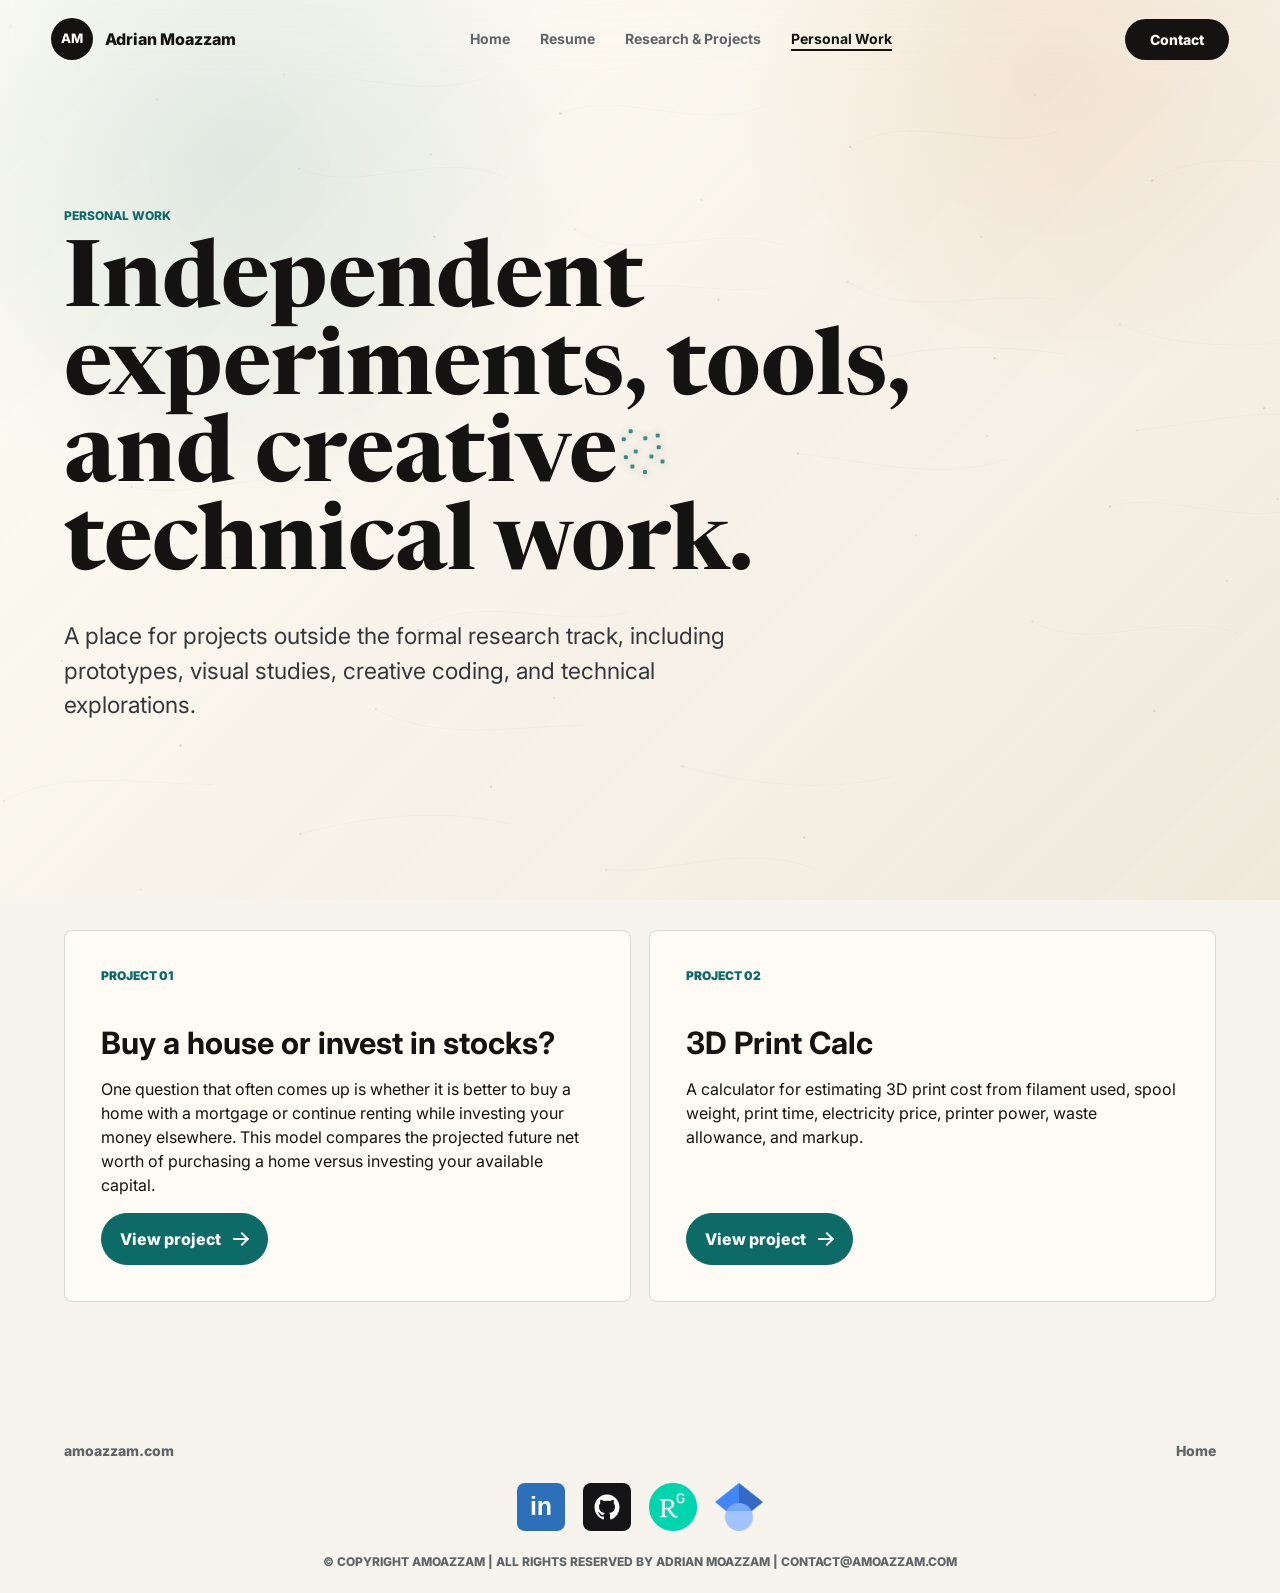
<file: personal-work.html>
<!doctype html>
<html lang="en">
  <head>
    <meta charset="utf-8" />
    <meta name="viewport" content="width=device-width, initial-scale=1" />
    <title>Personal Work | Adrian A. Moazzam</title>
    <meta
      name="description"
      content="Personal work and independent explorations by Adrian A. Moazzam."
    />
    <link rel="preconnect" href="https://fonts.googleapis.com" />
    <link rel="preconnect" href="https://fonts.gstatic.com" crossorigin />
    <link
      href="https://fonts.googleapis.com/css2?family=Inter:wght@400;500;600;700;800&family=Newsreader:opsz,wght@6..72,600;6..72,700&display=swap"
      rel="stylesheet"
    />
    <link rel="stylesheet" href="styles.css" />
  </head>
  <body>
    <canvas class="field-canvas" id="fieldCanvas" aria-hidden="true"></canvas>

    <header class="site-header" data-elevate>
      <a class="brand" href="index.html" aria-label="Adrian Moazzam home">
        <span class="brand-mark">AM</span>
        <span class="brand-copy">Adrian Moazzam</span>
      </a>
      <nav class="nav-links" aria-label="Main navigation">
        <a href="index.html">Home</a>
        <a href="resume.html">Resume</a>
        <a href="research-projects.html">Research &amp; Projects</a>
        <div class="nav-dropdown">
          <a class="nav-parent" href="personal-work.html" aria-current="page">Personal Work</a>
          <div class="nav-submenu" aria-label="Personal work pages">
            <a href="buy-vs-invest.html">Buy vs Invest</a>
            <a href="3d-print-calc.html">3D Print Calc</a>
          </div>
        </div>
      </nav>
      <a class="header-action" href="contact.html">Contact</a>
    </header>

    <main class="page-main personal-work-page">
      <section class="page-hero section-band">
        <p class="eyebrow">Personal Work</p>
        <h1>Independent experiments, tools, and creative technical work.</h1>
        <p class="hero-lede">
          A place for projects outside the formal research track, including prototypes, visual
          studies, creative coding, and technical explorations.
        </p>
      </section>

      <section class="section-block page-grid" aria-label="Personal work projects">
        <article class="info-card">
          <span>Project 01</span>
          <h2>Buy a house or invest in stocks?</h2>
          <p>
            One question that often comes up is whether it is better to buy a home with a mortgage
            or continue renting while investing your money elsewhere. This model compares the
            projected future net worth of purchasing a home versus investing your available capital.
          </p>
          <a class="button primary" href="buy-vs-invest.html">
            <span>View project</span>
            <span class="button-icon" aria-hidden="true"></span>
          </a>
        </article>
        <article class="info-card">
          <span>Project 02</span>
          <h2>3D Print Calc</h2>
          <p>
            A calculator for estimating 3D print cost from filament used, spool weight,
            print time, electricity price, printer power, waste allowance, and markup.
          </p>
          <a class="button primary" href="3d-print-calc.html">
            <span>View project</span>
            <span class="button-icon" aria-hidden="true"></span>
          </a>
        </article>
      </section>
    </main>

    <footer class="site-footer">
      <div class="footer-topline">
        <span>amoazzam.com</span>
        <a href="index.html">Home</a>
      </div>
      <div class="social-links" aria-label="Social links">
        <a href="https://www.linkedin.com/in/amoazzam/" aria-label="LinkedIn">
          <span class="social-icon linkedin" aria-hidden="true">in</span>
        </a>
        <a href="https://github.com/A-Moazzam" aria-label="GitHub">
          <span class="social-icon github" aria-hidden="true">
            <svg viewBox="0 0 24 24" focusable="false">
              <path d="M12 2C6.48 2 2 6.58 2 12.24c0 4.52 2.87 8.35 6.84 9.7.5.1.68-.22.68-.5v-1.9c-2.78.62-3.37-1.22-3.37-1.22-.45-1.2-1.1-1.52-1.1-1.52-.9-.63.07-.62.07-.62 1 .07 1.53 1.05 1.53 1.05.9 1.56 2.34 1.1 2.91.84.09-.66.35-1.1.63-1.36-2.22-.26-4.56-1.14-4.56-5.06 0-1.12.39-2.03 1.03-2.75-.1-.26-.45-1.3.1-2.7 0 0 .84-.28 2.75 1.05A9.3 9.3 0 0 1 12 6.9c.85 0 1.7.12 2.5.35 1.9-1.33 2.74-1.05 2.74-1.05.55 1.4.2 2.44.1 2.7.64.72 1.03 1.63 1.03 2.75 0 3.93-2.34 4.8-4.57 5.05.36.32.68.95.68 1.91v2.83c0 .28.18.6.69.5A10.13 10.13 0 0 0 22 12.24C22 6.58 17.52 2 12 2Z" />
            </svg>
          </span>
        </a>
        <a href="https://www.researchgate.net/profile/Adrian-Moazzam/research" aria-label="ResearchGate">
          <span class="social-icon image-icon" aria-hidden="true">
            <img src="assets/researchgate.png" alt="" />
          </span>
        </a>
        <a href="https://scholar.google.com/citations?user=ncOx3NcAAAAJ&amp;hl=en&amp;oi=ao" aria-label="Google Scholar">
          <span class="social-icon image-icon" aria-hidden="true">
            <img src="assets/google-scholar.png" alt="" />
          </span>
        </a>
      </div>
      <p class="copyright">
        © Copyright Amoazzam | ALL RIGHTS RESERVED BY Adrian Moazzam | contact@amoazzam.com
      </p>
    </footer>

    <script src="script.js"></script>
  </body>
</html>
</file>
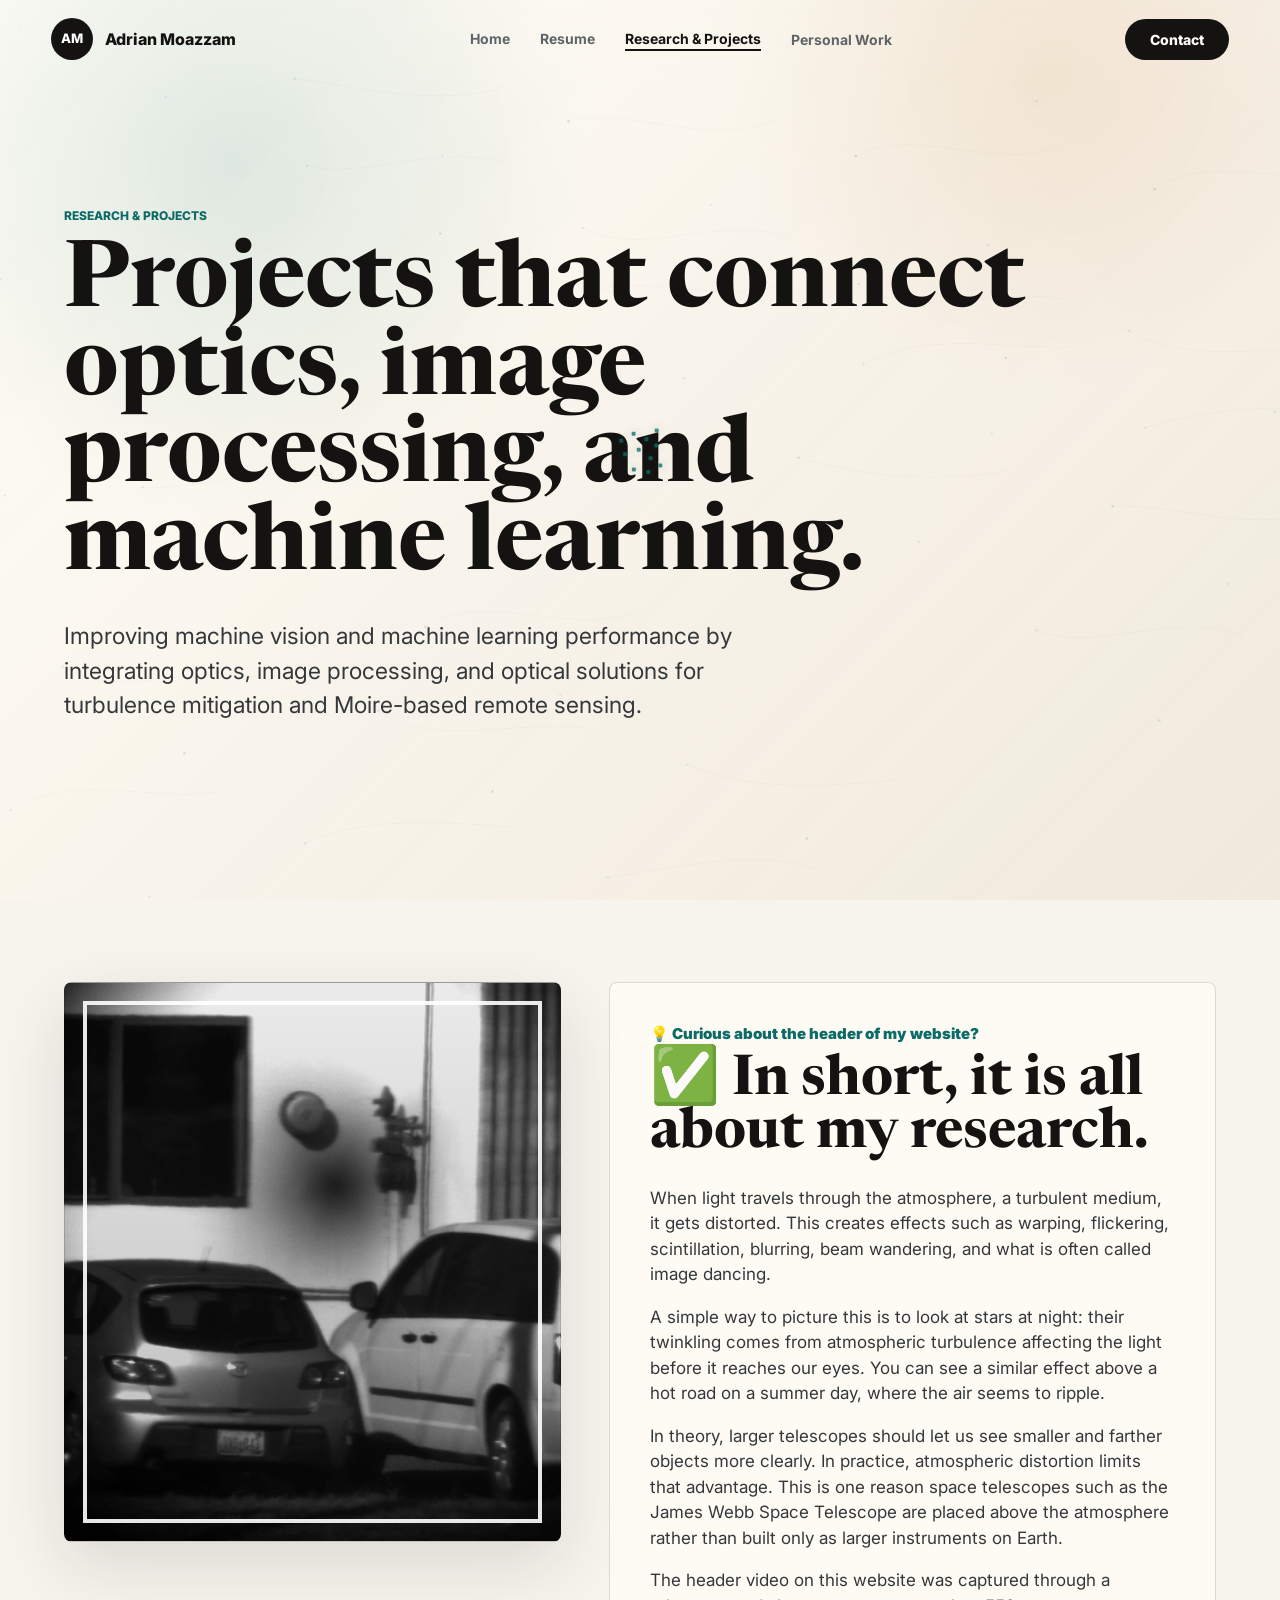
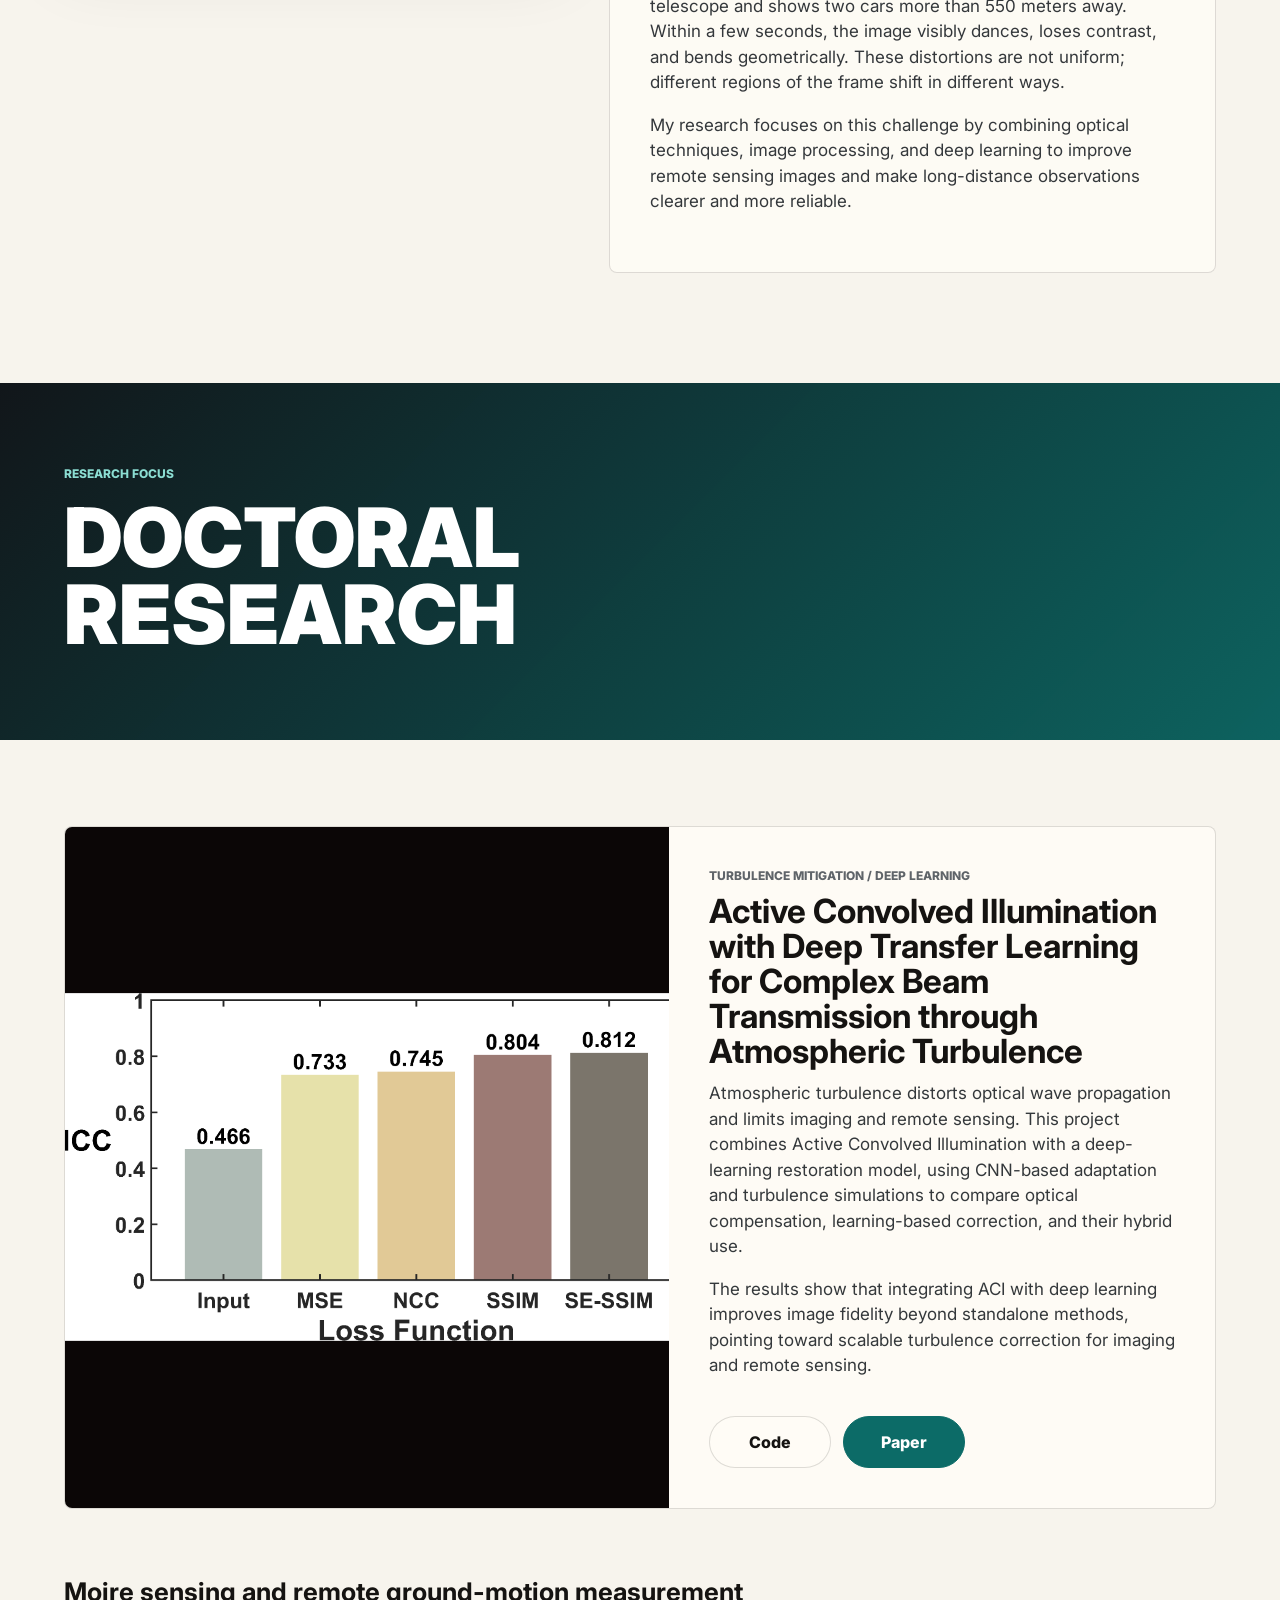
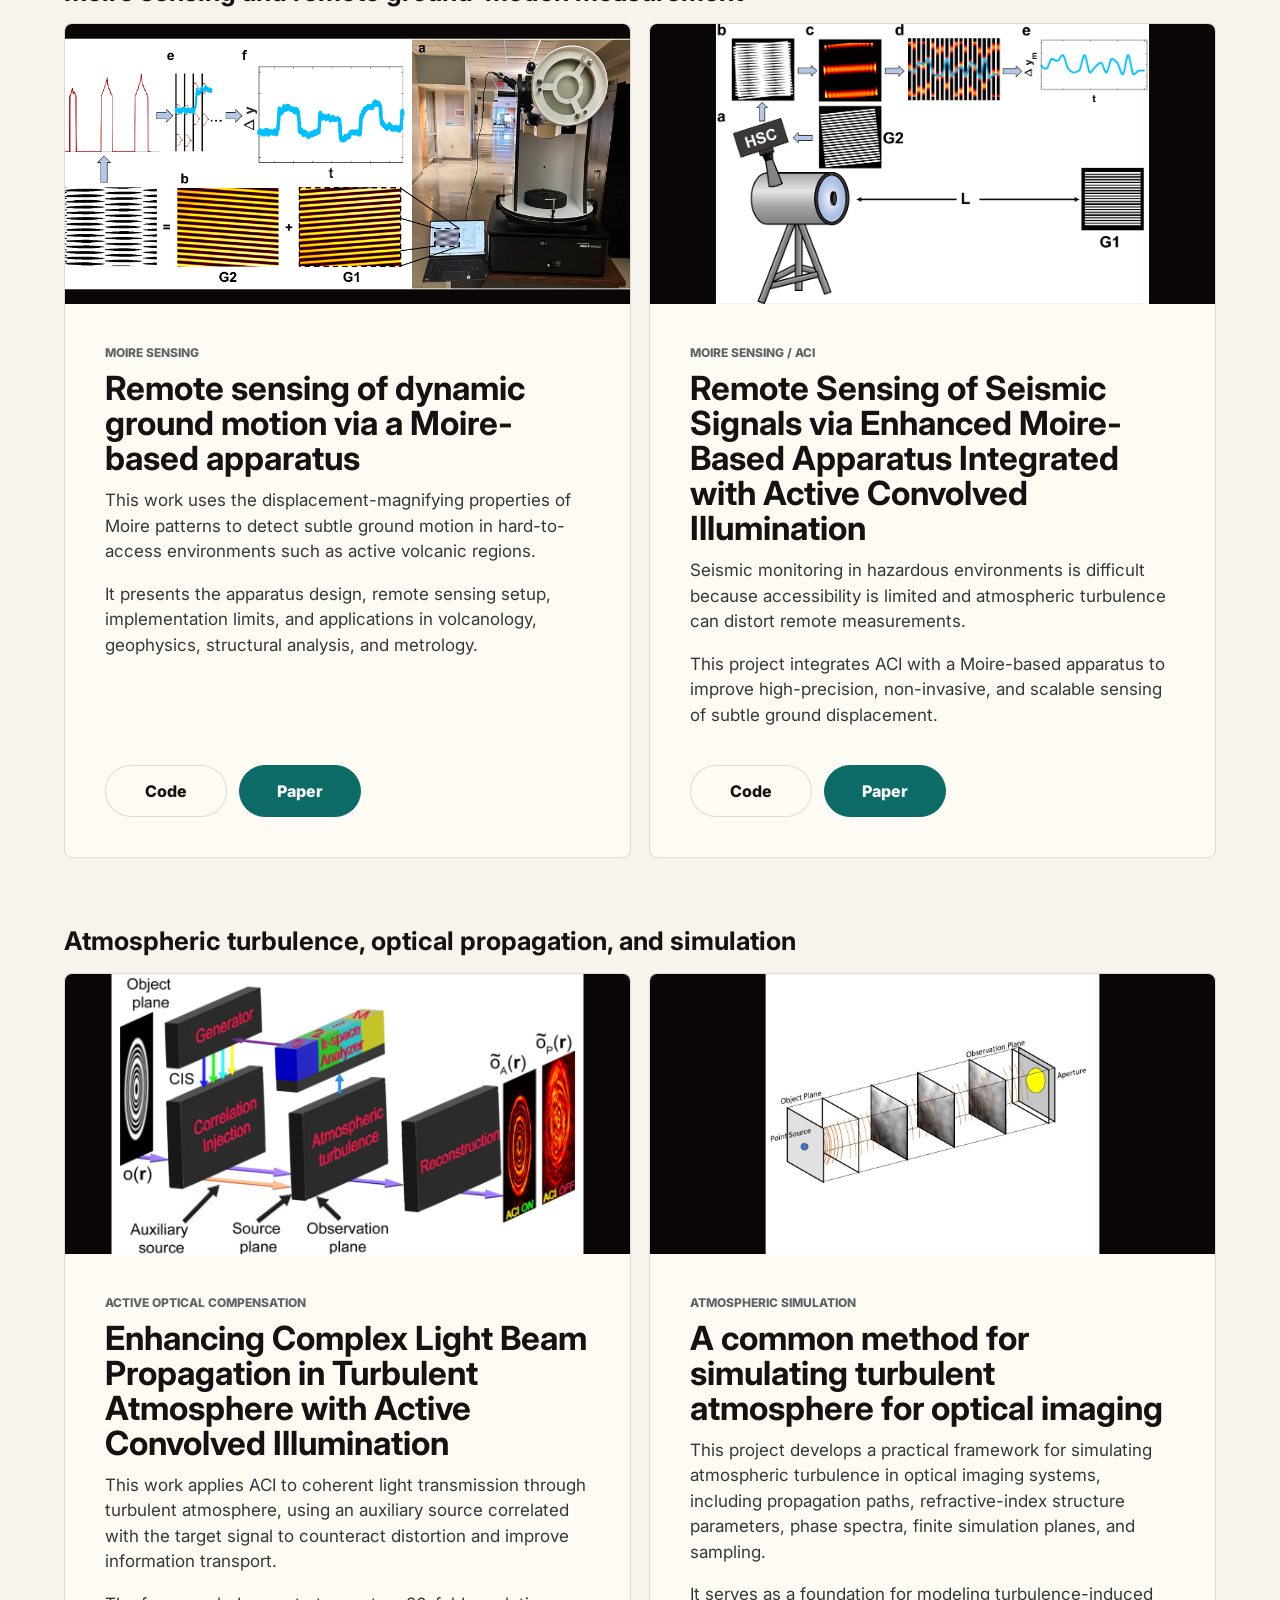
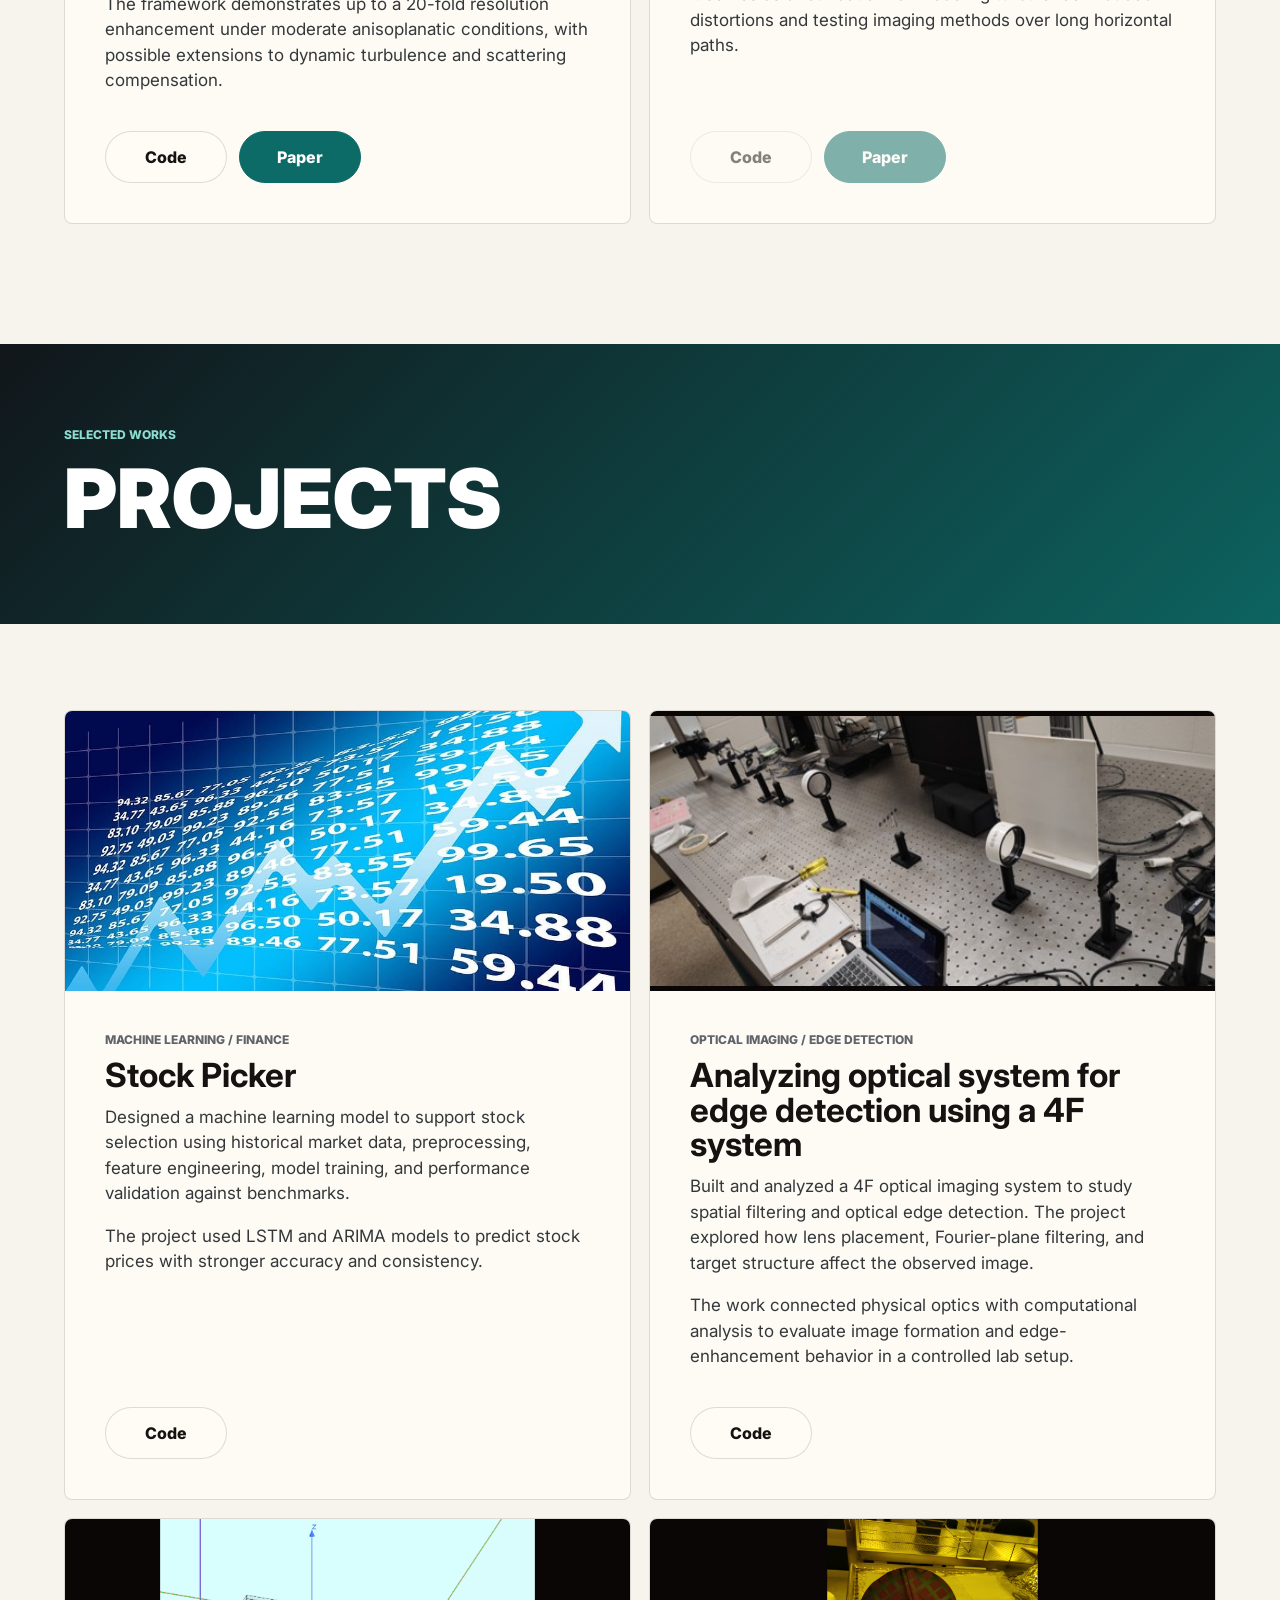
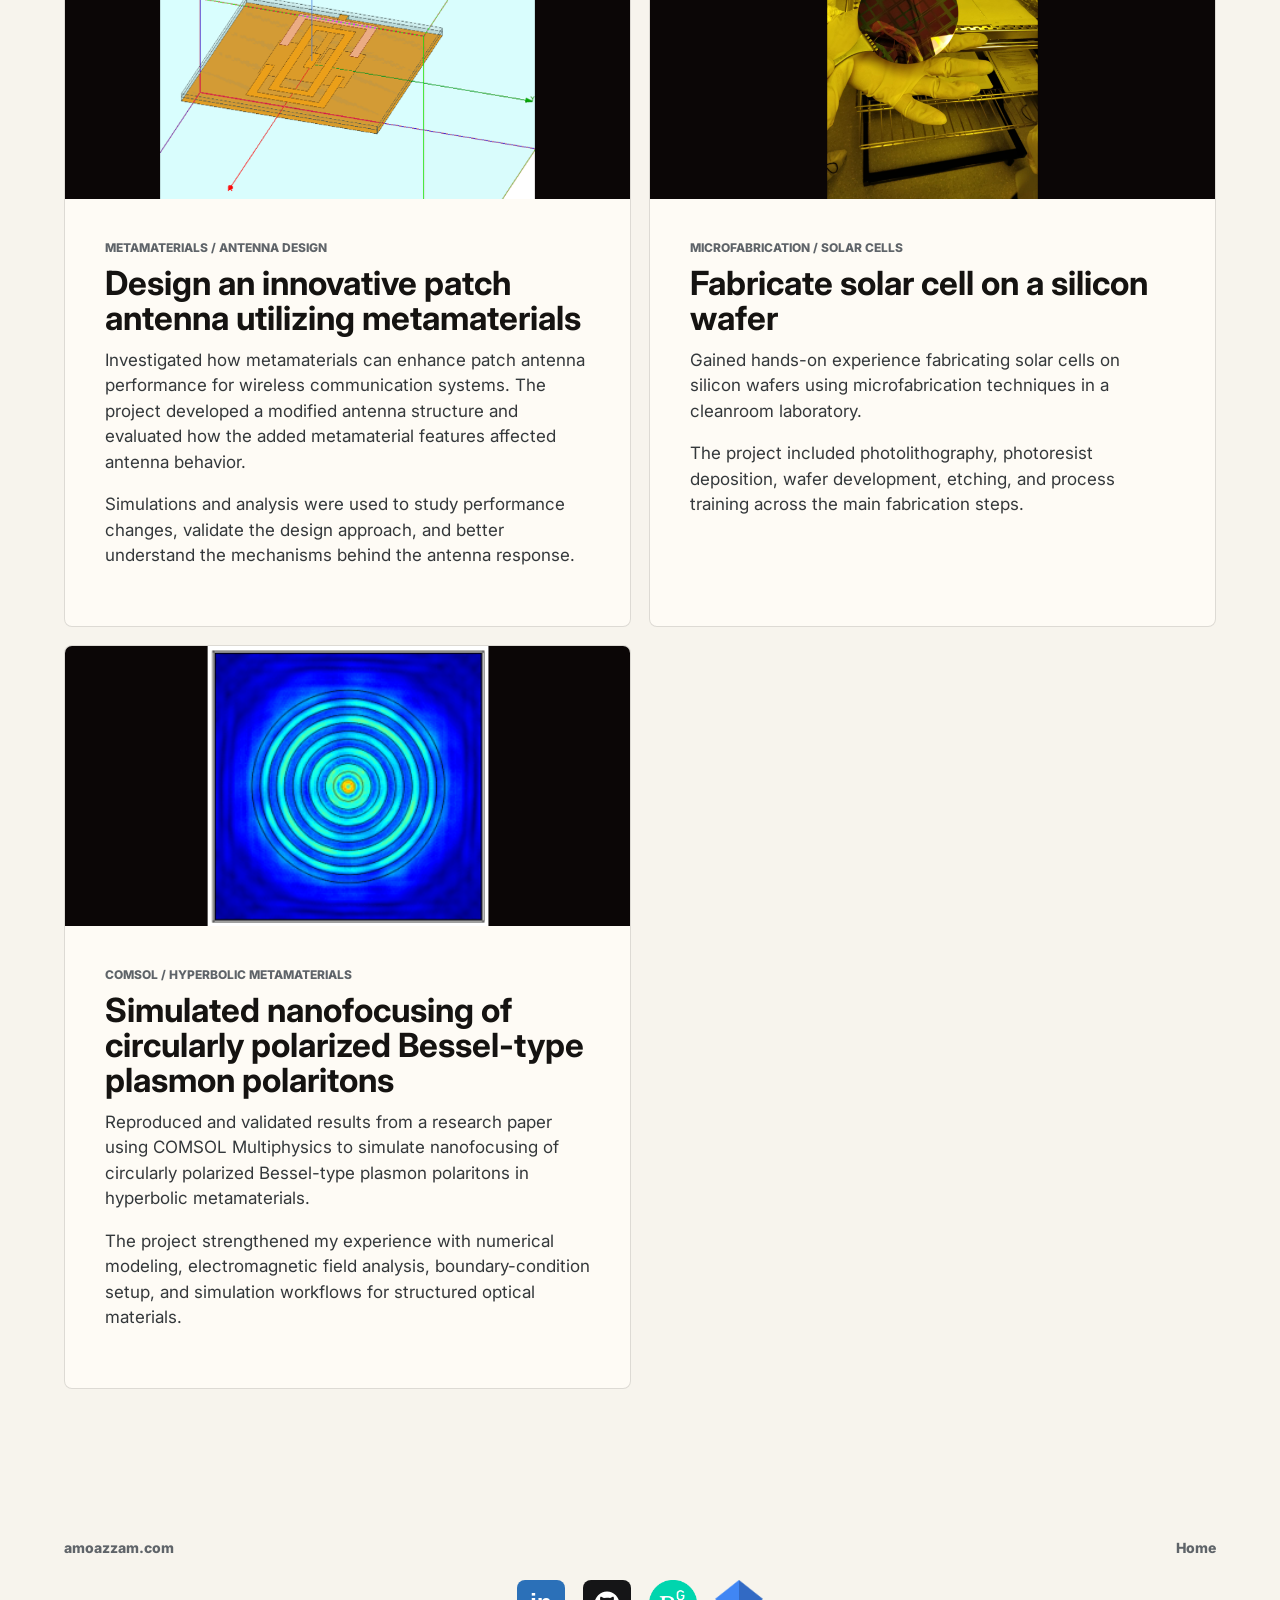
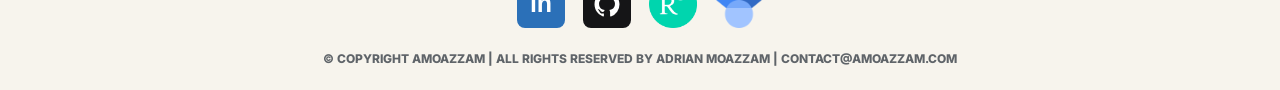
<file: research-projects.html>
<!doctype html>
<html lang="en">
  <head>
    <meta charset="utf-8" />
    <meta name="viewport" content="width=device-width, initial-scale=1" />
    <title>Research & Projects | Adrian A. Moazzam</title>
    <meta
      name="description"
      content="Research and projects by Adrian A. Moazzam in computational imaging, optics, turbulence mitigation, Moire sensing, and deep learning."
    />
    <link rel="preconnect" href="https://fonts.googleapis.com" />
    <link rel="preconnect" href="https://fonts.gstatic.com" crossorigin />
    <link
      href="https://fonts.googleapis.com/css2?family=Inter:wght@400;500;600;700;800&family=Newsreader:opsz,wght@6..72,600;6..72,700&display=swap"
      rel="stylesheet"
    />
    <link rel="stylesheet" href="styles.css" />
  </head>
  <body>
    <canvas class="field-canvas" id="fieldCanvas" aria-hidden="true"></canvas>

    <header class="site-header" data-elevate>
      <a class="brand" href="index.html" aria-label="Adrian Moazzam home">
        <span class="brand-mark">AM</span>
        <span class="brand-copy">Adrian Moazzam</span>
      </a>
      <nav class="nav-links" aria-label="Main navigation">
        <a href="index.html">Home</a>
        <a href="resume.html">Resume</a>
        <a href="research-projects.html" aria-current="page">Research &amp; Projects</a>
        <div class="nav-dropdown">
          <a class="nav-parent" href="personal-work.html">Personal Work</a>
          <div class="nav-submenu" aria-label="Personal work pages">
            <a href="buy-vs-invest.html">Buy vs Invest</a>
            <a href="3d-print-calc.html">3D Print Calc</a>
          </div>
        </div>
      </nav>
      <a class="header-action" href="contact.html">Contact</a>
    </header>

    <main class="page-main">
      <section class="page-hero section-band">
        <p class="eyebrow">Research &amp; Projects</p>
        <h1>Projects that connect optics, image processing, and machine learning.</h1>
        <p class="hero-lede">
          Improving machine vision and machine learning performance by integrating optics, image
          processing, and optical solutions for turbulence mitigation and Moire-based remote
          sensing.
        </p>
      </section>

      <section class="header-explainer section-block" id="header-story" aria-label="Website header explanation">
        <div class="header-image-panel" aria-label="Cropped atmospheric turbulence header video"></div>
        <div class="header-story">
          <p class="story-kicker">💡 Curious about the header of my website?</p>
          <h2>✅ In short, it is all about my research.</h2>
          <p>
            When light travels through the atmosphere, a turbulent medium, it gets distorted. This
            creates effects such as warping, flickering, scintillation, blurring, beam wandering,
            and what is often called image dancing.
          </p>
          <p>
            A simple way to picture this is to look at stars at night: their twinkling comes from
            atmospheric turbulence affecting the light before it reaches our eyes. You can see a
            similar effect above a hot road on a summer day, where the air seems to ripple.
          </p>
          <p>
            In theory, larger telescopes should let us see smaller and farther objects more clearly.
            In practice, atmospheric distortion limits that advantage. This is one reason space
            telescopes such as the James Webb Space Telescope are placed above the atmosphere rather
            than built only as larger instruments on Earth.
          </p>
          <p>
            The header video on this website was captured through a telescope and shows two cars
            more than 550 meters away. Within a few seconds, the image visibly dances, loses
            contrast, and bends geometrically. These distortions are not uniform; different regions
            of the frame shift in different ways.
          </p>
          <p>
            My research focuses on this challenge by combining optical techniques, image processing,
            and deep learning to improve remote sensing images and make long-distance observations
            clearer and more reliable.
          </p>
        </div>
      </section>

      <section class="research-divider section-band" aria-label="Doctoral research">
        <p class="eyebrow">Research focus</p>
        <h2>DOCTORAL RESEARCH</h2>
      </section>

      <section class="doctoral-projects section-block" aria-label="Doctoral research projects">
        <article class="paper-card featured-paper">
          <div class="paper-image paper-gallery" data-carousel aria-label="Project 1 image gallery">
            <img src="assets/project1/1.jpg" alt="Project 1 comparison of ACI and deep learning restoration results" />
            <img src="assets/project1/2.jpg" alt="Project 1 optical target restoration snapshot 1" />
            <img src="assets/project1/3.jpg" alt="Project 1 NCC loss function comparison chart" />
            <img src="assets/project1/4.jpg" alt="Project 1 optical target restoration snapshot 2" />
            <img src="assets/project1/5.jpg" alt="Project 1 optical target restoration snapshot 3" />
            <img src="assets/project1/6.jpg" alt="Project 1 optical target ground truth snapshot" />
            <img src="assets/project1/7.jpg" alt="Project 1 optical target restoration snapshot 4" />
          </div>
          <div class="paper-copy">
            <p class="project-kicker">Turbulence mitigation / deep learning</p>
            <h3>
              Active Convolved Illumination with Deep Transfer Learning for Complex Beam
              Transmission through Atmospheric Turbulence
            </h3>
            <p>
              Atmospheric turbulence distorts optical wave propagation and limits imaging and remote
              sensing. This project combines Active Convolved Illumination with a deep-learning
              restoration model, using CNN-based adaptation and turbulence simulations to compare
              optical compensation, learning-based correction, and their hybrid use.
            </p>
            <p>
              The results show that integrating ACI with deep learning improves image fidelity
              beyond standalone methods, pointing toward scalable turbulence correction for imaging
              and remote sensing.
            </p>
            <div class="paper-actions">
              <a class="button secondary" href="https://github.com/A-Moazzam">Code</a>
              <a
                class="button primary"
                href="https://www.spiedigitallibrary.org/journals/journal-of-electronic-imaging/volume-35/issue-3/033005/Active-convolved-illumination-with-deep-transfer-learning-for-complex-beam/10.1117/1.JEI.35.3.033005.short"
              >
                Paper
              </a>
            </div>
          </div>
        </article>

        <div class="paper-cluster">
          <div class="cluster-heading">
            <h3>Moire sensing and remote ground-motion measurement</h3>
          </div>
          <div class="paper-grid">
            <article class="paper-card">
              <div class="paper-image paper-gallery" data-carousel aria-label="Project 2 image gallery">
                <img src="assets/project2/1.jpg" alt="Project 2 telescope apparatus setup" />
                <img src="assets/project2/2.jpg" alt="Project 2 Moire apparatus measurement diagram" />
                <img src="assets/project2/3.jpg" alt="Project 2 actuator and Moire apparatus displacement comparison" />
                <img src="assets/project2/4.jpg" alt="Project 2 long-duration displacement signal" />
                <img src="assets/project2/5.jpg" alt="Project 2 telescope and target remote sensing setup" />
                <img src="assets/project2/6.jpg" alt="Project 2 normalized PSD frequency comparison" />
              </div>
              <div class="paper-copy">
                <p class="project-kicker">Moire sensing</p>
                <h3>Remote sensing of dynamic ground motion via a Moire-based apparatus</h3>
                <p>
                  This work uses the displacement-magnifying properties of Moire patterns to detect
                  subtle ground motion in hard-to-access environments such as active volcanic
                  regions.
                </p>
                <p>
                  It presents the apparatus design, remote sensing setup, implementation limits, and
                  applications in volcanology, geophysics, structural analysis, and metrology.
                </p>
                <div class="paper-actions">
                  <a class="button secondary" href="https://zenodo.org/records/18793561">Code</a>
                  <a class="button primary" href="https://www.mdpi.com/2072-4292/18/5/718">Paper</a>
                </div>
              </div>
            </article>

            <article class="paper-card">
              <div class="paper-image paper-gallery" data-carousel aria-label="Project 3 image gallery">
                <img src="assets/project3/1.jpg" alt="Project 3 enhanced Moire apparatus concept diagram" />
                <img src="assets/project3/2.jpg" alt="Project 3 ACI-enhanced Moire sensing comparison" />
                <img src="assets/project3/3.jpg" alt="Project 3 remote seismic sensing illustration" />
              </div>
              <div class="paper-copy">
                <p class="project-kicker">Moire sensing / ACI</p>
                <h3>
                  Remote Sensing of Seismic Signals via Enhanced Moire-Based Apparatus Integrated
                  with Active Convolved Illumination
                </h3>
                <p>
                  Seismic monitoring in hazardous environments is difficult because accessibility is
                  limited and atmospheric turbulence can distort remote measurements.
                </p>
                <p>
                  This project integrates ACI with a Moire-based apparatus to improve high-precision,
                  non-invasive, and scalable sensing of subtle ground displacement.
                </p>
                <div class="paper-actions">
                  <a class="button secondary" href="https://zenodo.org/records/14674745">Code</a>
                  <a class="button primary" href="https://www.mdpi.com/2072-4292/17/12/2032">Paper</a>
                </div>
              </div>
            </article>
          </div>
        </div>

        <div class="paper-cluster">
          <div class="cluster-heading">
            <h3>Atmospheric turbulence, optical propagation, and simulation</h3>
          </div>
          <div class="paper-grid">
            <article class="paper-card">
              <div class="paper-image paper-gallery" data-carousel aria-label="Project 4 image gallery">
                <img src="assets/project4/1.jpg" alt="Project 4 ACI turbulent medium wave propagation overview" />
                <img src="assets/project4/2.jpg" alt="Project 4 Active Convolved Illumination framework diagram" />
                <img src="assets/project4/3.jpg" alt="Project 4 comparison of beam propagation with and without ACI" />
              </div>
              <div class="paper-copy">
                <p class="project-kicker">Active optical compensation</p>
                <h3>
                  Enhancing Complex Light Beam Propagation in Turbulent Atmosphere with Active
                  Convolved Illumination
                </h3>
                <p>
                  This work applies ACI to coherent light transmission through turbulent atmosphere,
                  using an auxiliary source correlated with the target signal to counteract
                  distortion and improve information transport.
                </p>
                <p>
                  The framework demonstrates up to a 20-fold resolution enhancement under moderate
                  anisoplanatic conditions, with possible extensions to dynamic turbulence and
                  scattering compensation.
                </p>
                <div class="paper-actions">
                  <a class="button secondary" href="https://zenodo.org/records/14674745">Code</a>
                  <a class="button primary" href="https://pubs.acs.org/doi/abs/10.1021/acsphotonics.4c00687">Paper</a>
                </div>
              </div>
            </article>

            <article class="paper-card">
              <div class="paper-image paper-gallery" data-carousel aria-label="Project 5 image gallery">
                <img src="assets/project5/1.jpg" alt="Project 5 refractive index structure parameter distribution with altitude" />
                <img src="assets/project5/2.jpg" alt="Project 5 simulated turbulence phase screen" />
                <img src="assets/project5/3.jpg" alt="Project 5 atmospheric propagation simulation planes diagram" />
              </div>
              <div class="paper-copy">
                <p class="project-kicker">Atmospheric simulation</p>
                <h3>A common method for simulating turbulent atmosphere for optical imaging</h3>
                <p>
                  This project develops a practical framework for simulating atmospheric turbulence
                  in optical imaging systems, including propagation paths, refractive-index
                  structure parameters, phase spectra, finite simulation planes, and sampling.
                </p>
                <p>
                  It serves as a foundation for modeling turbulence-induced distortions and testing
                  imaging methods over long horizontal paths.
                </p>
                <div class="paper-actions">
                  <span class="button secondary disabled-link" aria-disabled="true">Code</span>
                  <span class="button primary disabled-link" aria-disabled="true">Paper</span>
                </div>
              </div>
            </article>
          </div>
        </div>
      </section>

      <section class="research-divider section-band" aria-label="Projects">
        <p class="eyebrow">Selected works</p>
        <h2>PROJECTS</h2>
      </section>

      <section class="general-projects section-block" aria-label="Projects list">
        <div class="paper-grid">
          <article class="paper-card">
            <div class="paper-image single-project-image">
              <img src="assets/projects/stock-picker/stock-picker.jpg" alt="Stock Picker project interface preview" />
            </div>
            <div class="paper-copy">
              <p class="project-kicker">Machine learning / finance</p>
              <h3>Stock Picker</h3>
              <p>
                Designed a machine learning model to support stock selection using historical
                market data, preprocessing, feature engineering, model training, and performance
                validation against benchmarks.
              </p>
              <p>
                The project used LSTM and ARIMA models to predict stock prices with stronger
                accuracy and consistency.
              </p>
              <div class="paper-actions">
                <a class="button secondary" href="https://github.com/A-Moazzam/Stock-Picker-">Code</a>
              </div>
            </div>
          </article>

          <article class="paper-card">
            <div class="paper-image paper-gallery" data-carousel aria-label="4F imaging project gallery">
              <img src="assets/projects/4f-imaging/1.jpg" alt="4F optical imaging lab setup" />
              <img src="assets/projects/4f-imaging/2.jpg" alt="4F optical system diagram" />
              <img src="assets/projects/4f-imaging/3.jpg" alt="USAF 1951 resolving power test target" />
            </div>
            <div class="paper-copy">
              <p class="project-kicker">Optical imaging / edge detection</p>
              <h3>Analyzing optical system for edge detection using a 4F system</h3>
              <p>
                Built and analyzed a 4F optical imaging system to study spatial filtering and
                optical edge detection. The project explored how lens placement, Fourier-plane
                filtering, and target structure affect the observed image.
              </p>
              <p>
                The work connected physical optics with computational analysis to evaluate image
                formation and edge-enhancement behavior in a controlled lab setup.
              </p>
              <div class="paper-actions">
                <a class="button secondary" href="https://github.com/A-Moazzam/4F_Imaging">Code</a>
              </div>
            </div>
          </article>

          <article class="paper-card">
            <div class="paper-image paper-gallery" data-carousel aria-label="Patch antenna project gallery">
              <img src="assets/projects/patch-antenna/1.jpg" alt="Metamaterial patch antenna simulation geometry" />
              <img src="assets/projects/patch-antenna/2.jpg" alt="Patch antenna 3D gain radiation pattern" />
            </div>
            <div class="paper-copy">
              <p class="project-kicker">Metamaterials / antenna design</p>
              <h3>Design an innovative patch antenna utilizing metamaterials</h3>
              <p>
                Investigated how metamaterials can enhance patch antenna performance for wireless
                communication systems. The project developed a modified antenna structure and
                evaluated how the added metamaterial features affected antenna behavior.
              </p>
              <p>
                Simulations and analysis were used to study performance changes, validate the
                design approach, and better understand the mechanisms behind the antenna response.
              </p>
            </div>
          </article>

          <article class="paper-card">
            <div class="paper-image paper-gallery" data-carousel aria-label="Solar cell fabrication project gallery">
              <img src="assets/projects/solar-cell/1.jpg" alt="Fabricated solar cell mounted in a sample case" />
              <img src="assets/projects/solar-cell/2.jpg" alt="Solar cell wafer in cleanroom processing container" />
              <img src="assets/projects/solar-cell/3.jpg" alt="Patterned silicon wafer held in cleanroom" />
              <img src="assets/projects/solar-cell/4.jpg" alt="Patterned wafer close-up after fabrication step" />
            </div>
            <div class="paper-copy">
              <p class="project-kicker">Microfabrication / solar cells</p>
              <h3>Fabricate solar cell on a silicon wafer</h3>
              <p>
                Gained hands-on experience fabricating solar cells on silicon wafers using
                microfabrication techniques in a cleanroom laboratory.
              </p>
              <p>
                The project included photolithography, photoresist deposition, wafer development,
                etching, and process training across the main fabrication steps.
              </p>
            </div>
          </article>

          <article class="paper-card">
            <div class="paper-image paper-gallery" data-carousel aria-label="Nanofocusing project gallery">
              <img src="assets/projects/nanofocusing/1.jpg" alt="Simulated Bessel plasmon polariton nanofocusing field pattern" />
              <img src="assets/projects/nanofocusing/2.jpg" alt="Bessel-BPP focusing hyperbolic metamaterial layer diagram" />
              <img src="assets/projects/nanofocusing/3.jpg" alt="Circularly polarized Bessel-type plasmon polariton simulation pattern" />
            </div>
            <div class="paper-copy">
              <p class="project-kicker">COMSOL / hyperbolic metamaterials</p>
              <h3>
                Simulated nanofocusing of circularly polarized Bessel-type plasmon polaritons
              </h3>
              <p>
                Reproduced and validated results from a research paper using COMSOL Multiphysics to
                simulate nanofocusing of circularly polarized Bessel-type plasmon polaritons in
                hyperbolic metamaterials.
              </p>
              <p>
                The project strengthened my experience with numerical modeling, electromagnetic
                field analysis, boundary-condition setup, and simulation workflows for structured
                optical materials.
              </p>
            </div>
          </article>
        </div>
      </section>
    </main>

    <footer class="site-footer">
      <div class="footer-topline">
        <span>amoazzam.com</span>
        <a href="index.html">Home</a>
      </div>
      <div class="social-links" aria-label="Social links">
        <a href="https://www.linkedin.com/in/amoazzam/" aria-label="LinkedIn">
          <span class="social-icon linkedin" aria-hidden="true">in</span>
        </a>
        <a href="https://github.com/A-Moazzam" aria-label="GitHub">
          <span class="social-icon github" aria-hidden="true">
            <svg viewBox="0 0 24 24" focusable="false">
              <path d="M12 2C6.48 2 2 6.58 2 12.24c0 4.52 2.87 8.35 6.84 9.7.5.1.68-.22.68-.5v-1.9c-2.78.62-3.37-1.22-3.37-1.22-.45-1.2-1.1-1.52-1.1-1.52-.9-.63.07-.62.07-.62 1 .07 1.53 1.05 1.53 1.05.9 1.56 2.34 1.1 2.91.84.09-.66.35-1.1.63-1.36-2.22-.26-4.56-1.14-4.56-5.06 0-1.12.39-2.03 1.03-2.75-.1-.26-.45-1.3.1-2.7 0 0 .84-.28 2.75 1.05A9.3 9.3 0 0 1 12 6.9c.85 0 1.7.12 2.5.35 1.9-1.33 2.74-1.05 2.74-1.05.55 1.4.2 2.44.1 2.7.64.72 1.03 1.63 1.03 2.75 0 3.93-2.34 4.8-4.57 5.05.36.32.68.95.68 1.91v2.83c0 .28.18.6.69.5A10.13 10.13 0 0 0 22 12.24C22 6.58 17.52 2 12 2Z" />
            </svg>
          </span>
        </a>
        <a href="https://www.researchgate.net/profile/Adrian-Moazzam/research" aria-label="ResearchGate">
          <span class="social-icon image-icon" aria-hidden="true">
            <img src="assets/researchgate.png" alt="" />
          </span>
        </a>
        <a href="https://scholar.google.com/citations?user=ncOx3NcAAAAJ&amp;hl=en&amp;oi=ao" aria-label="Google Scholar">
          <span class="social-icon image-icon" aria-hidden="true">
            <img src="assets/google-scholar.png" alt="" />
          </span>
        </a>
      </div>
      <p class="copyright">
        © Copyright Amoazzam | ALL RIGHTS RESERVED BY Adrian Moazzam | contact@amoazzam.com
      </p>
    </footer>

    <script src="script.js"></script>
  </body>
</html>
</file>
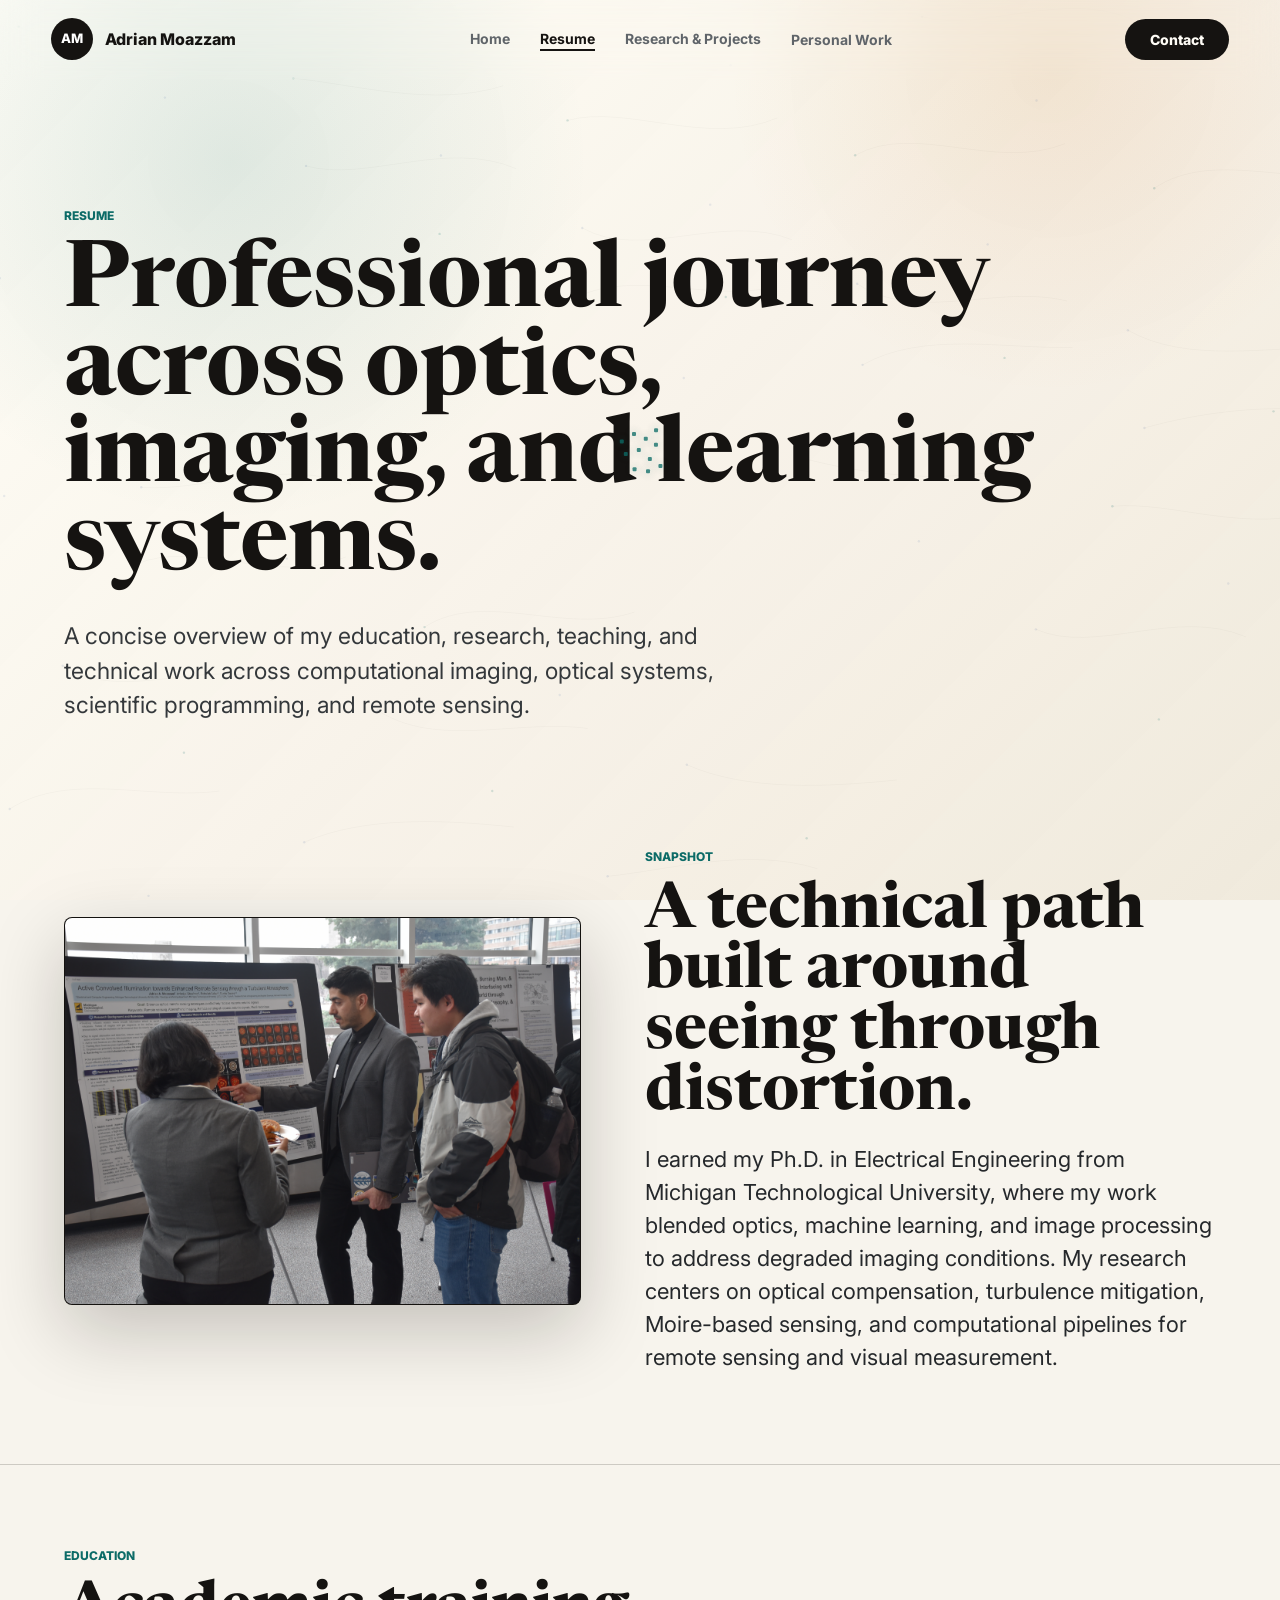
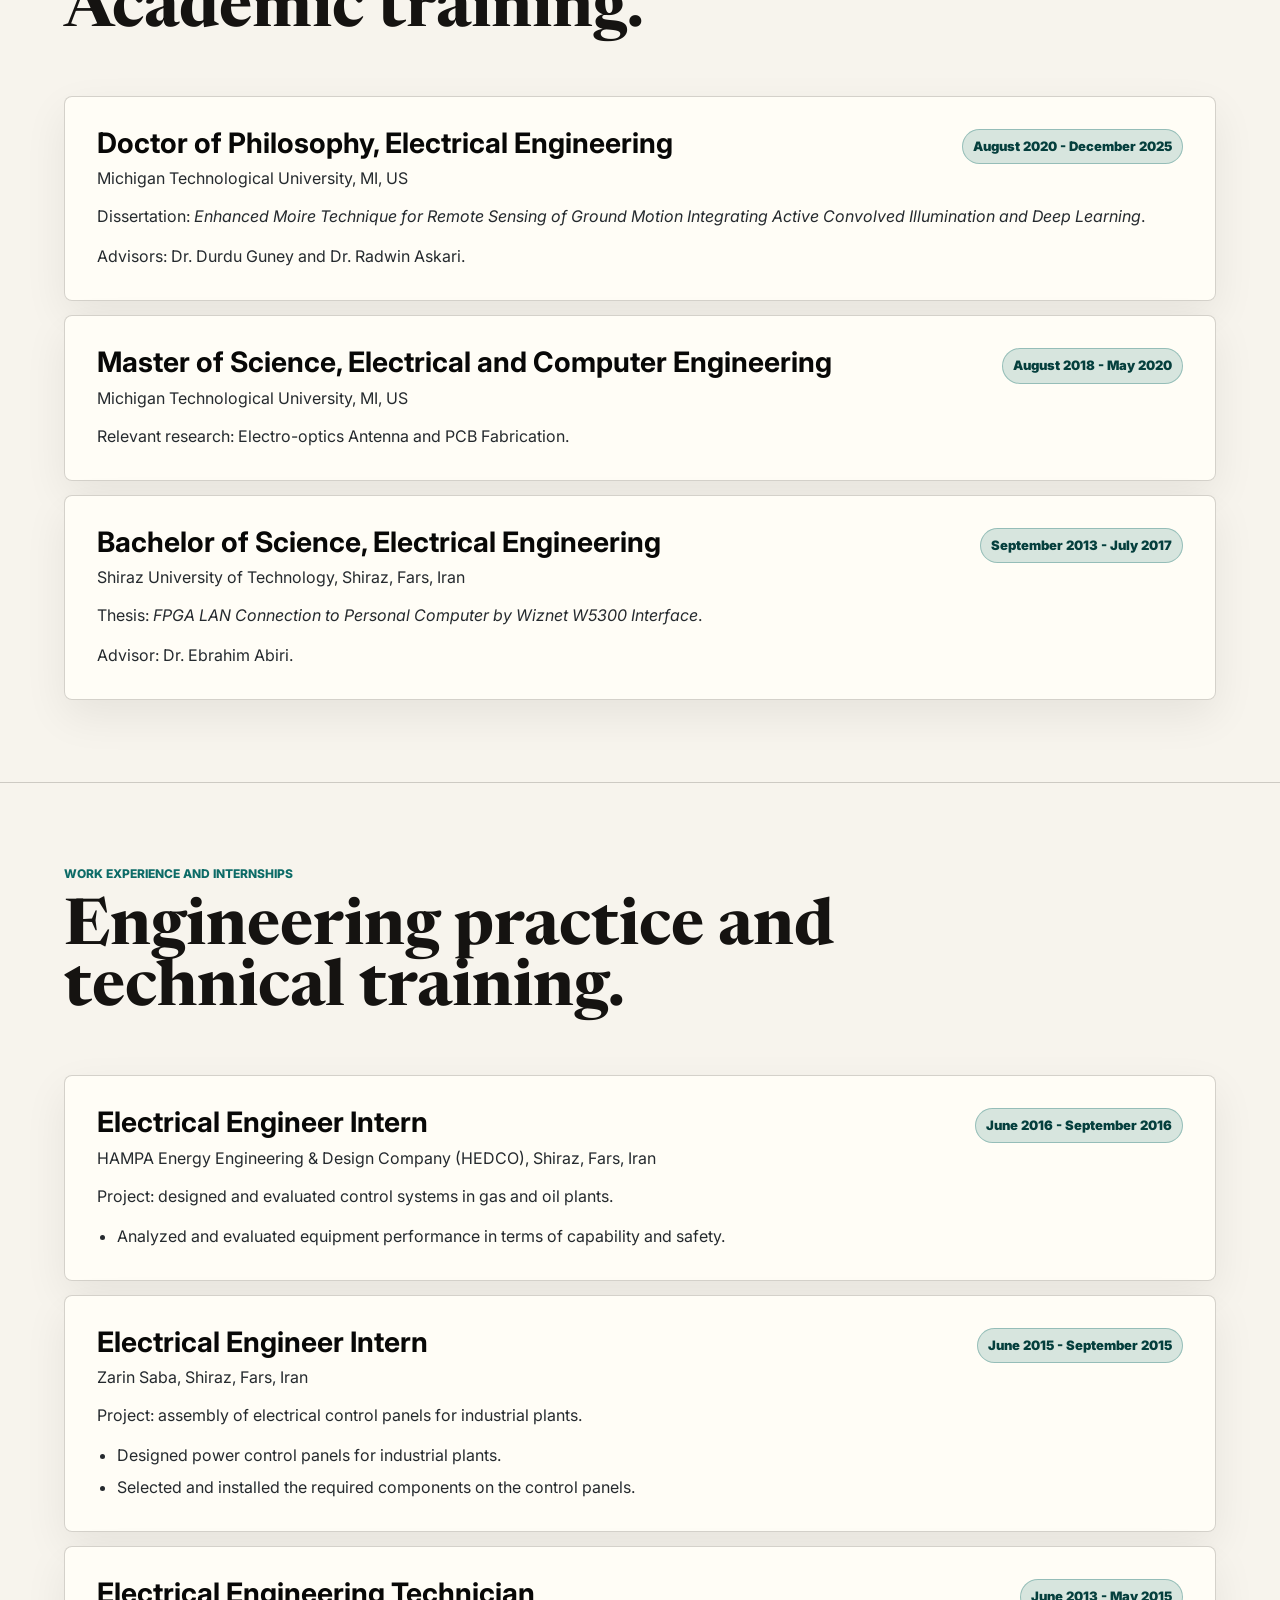
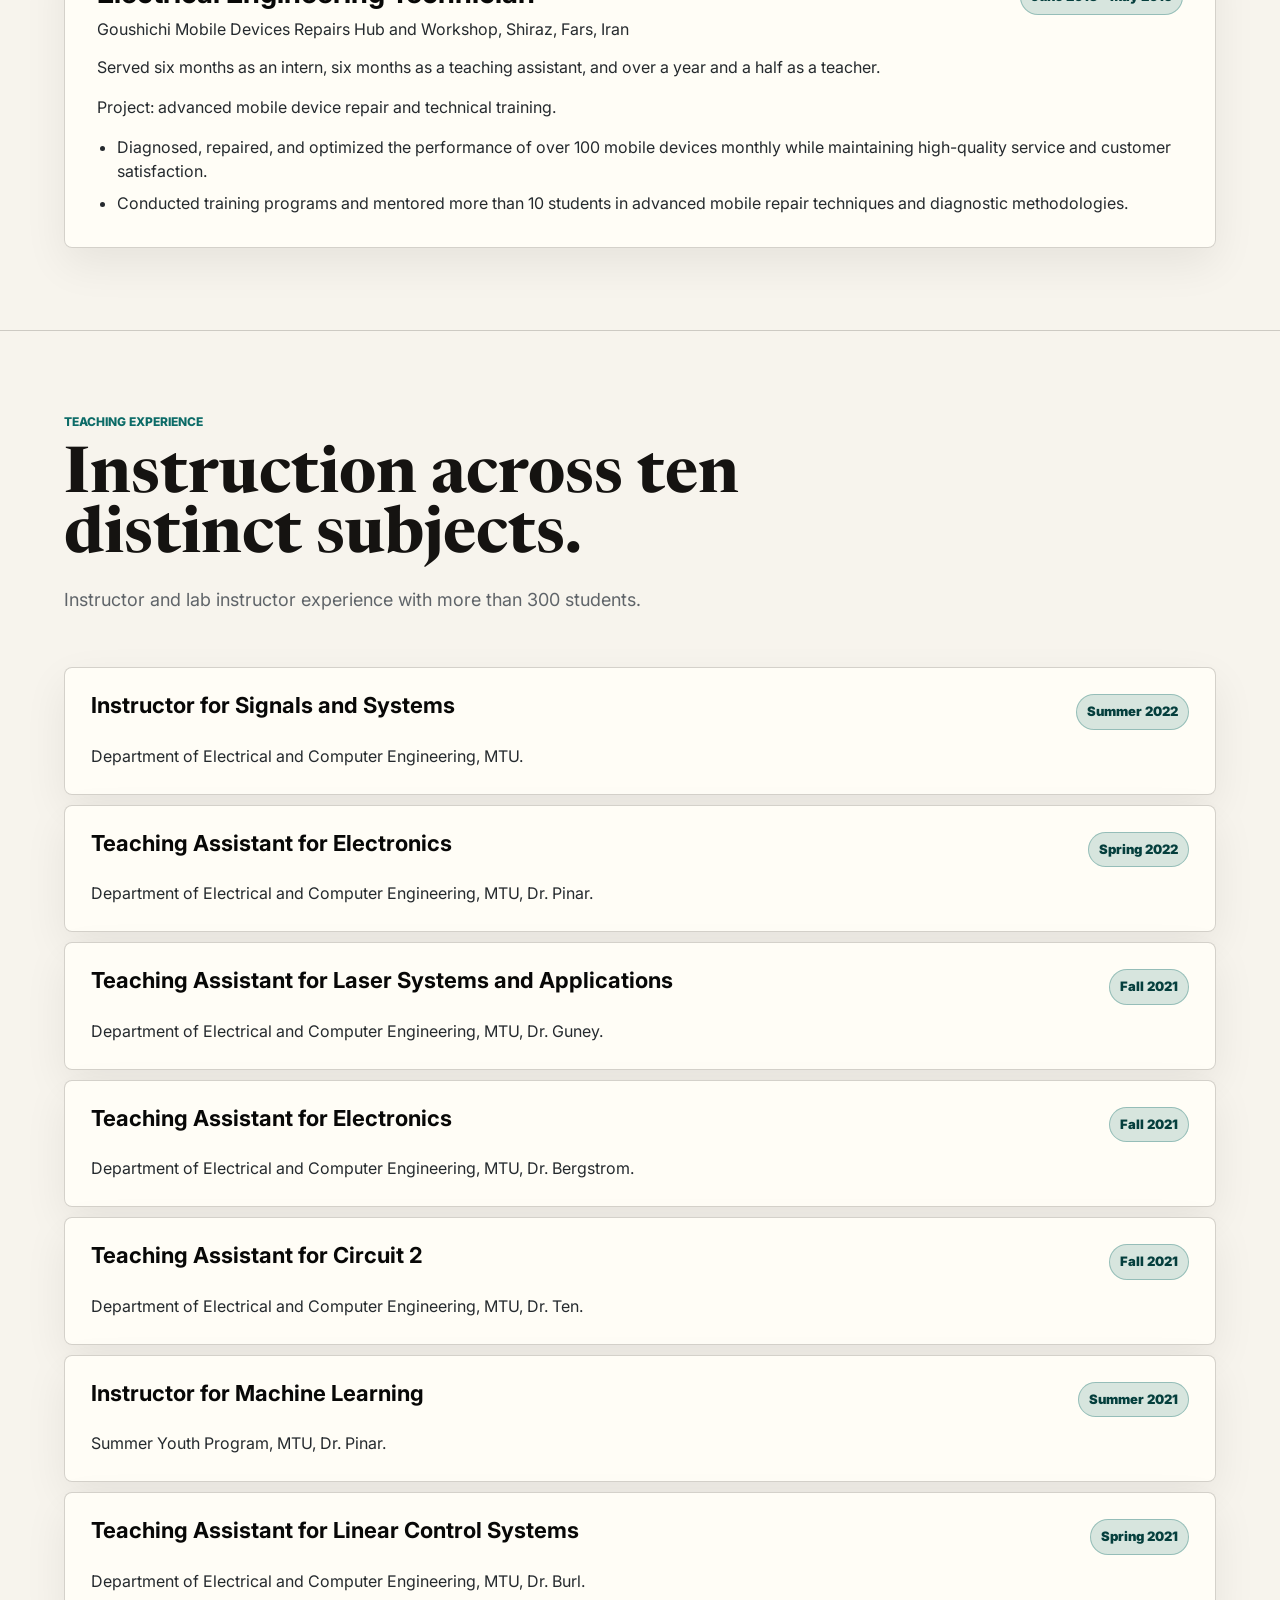
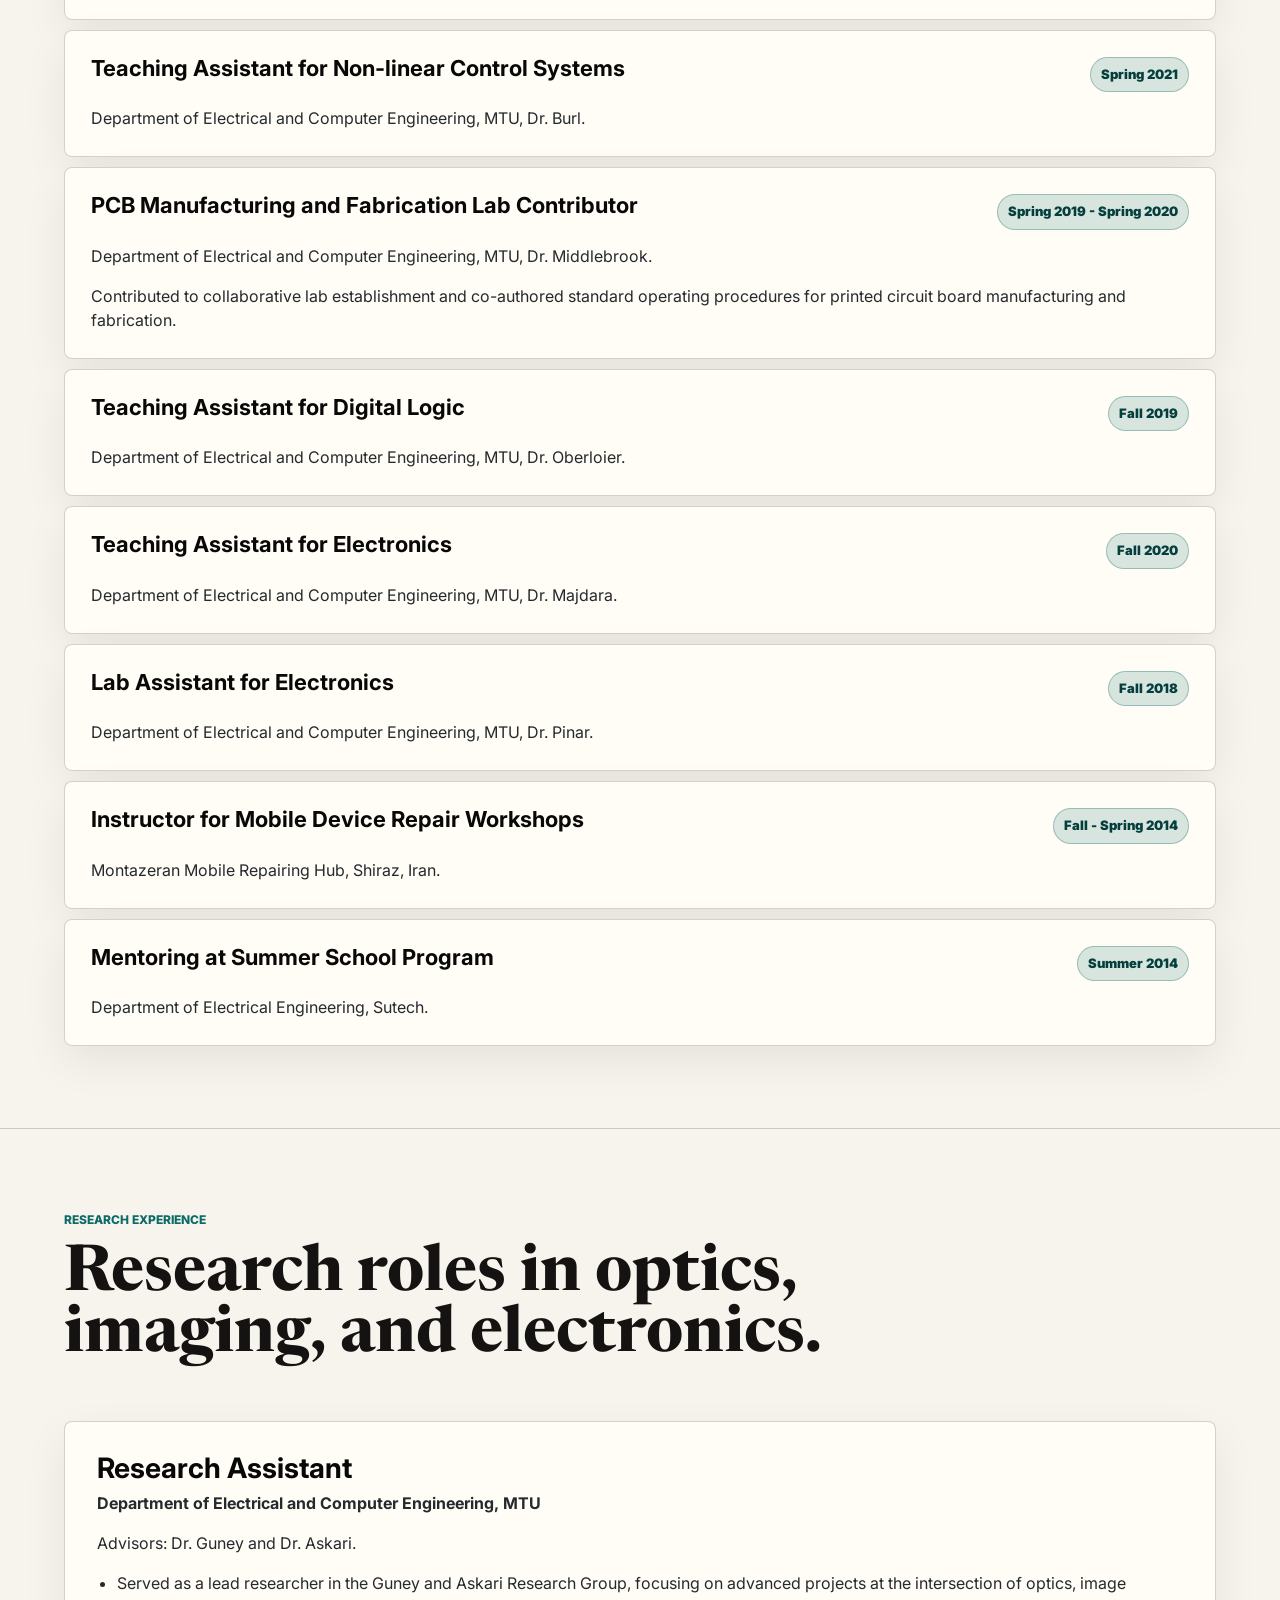
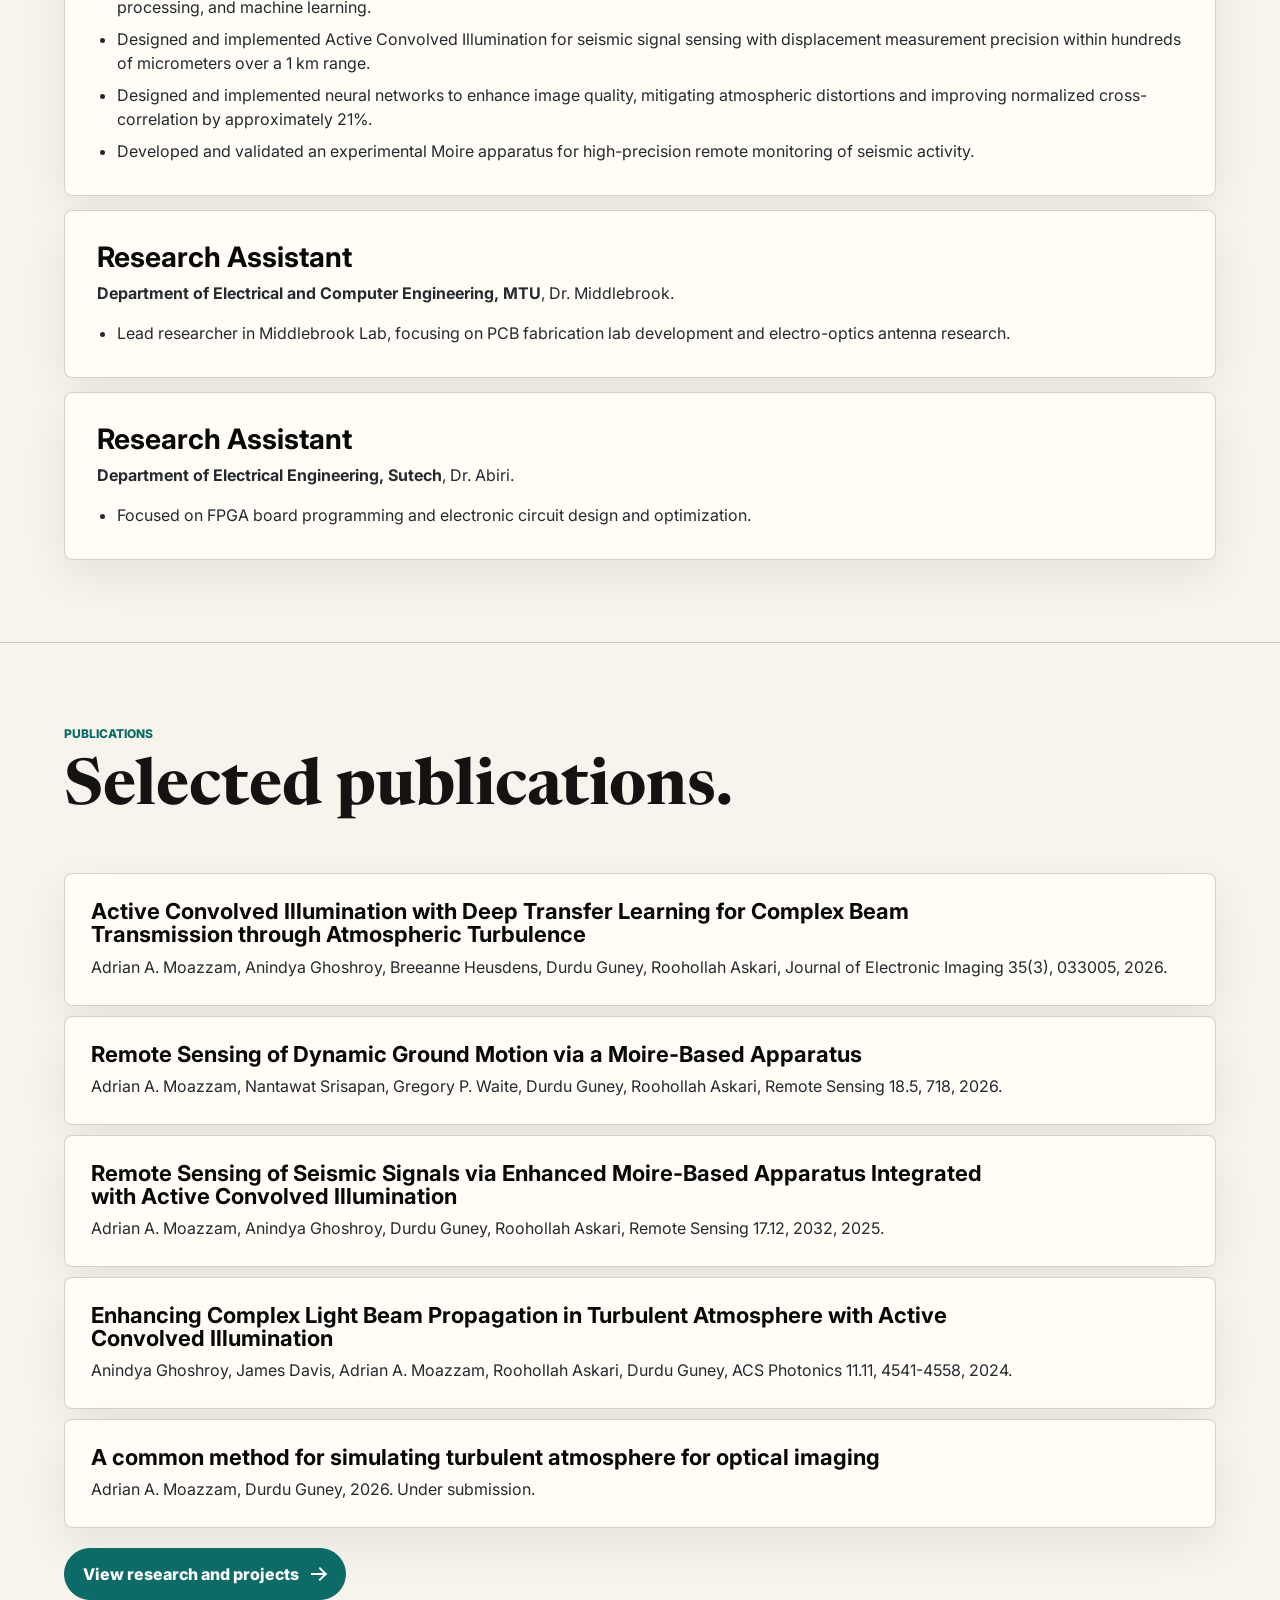
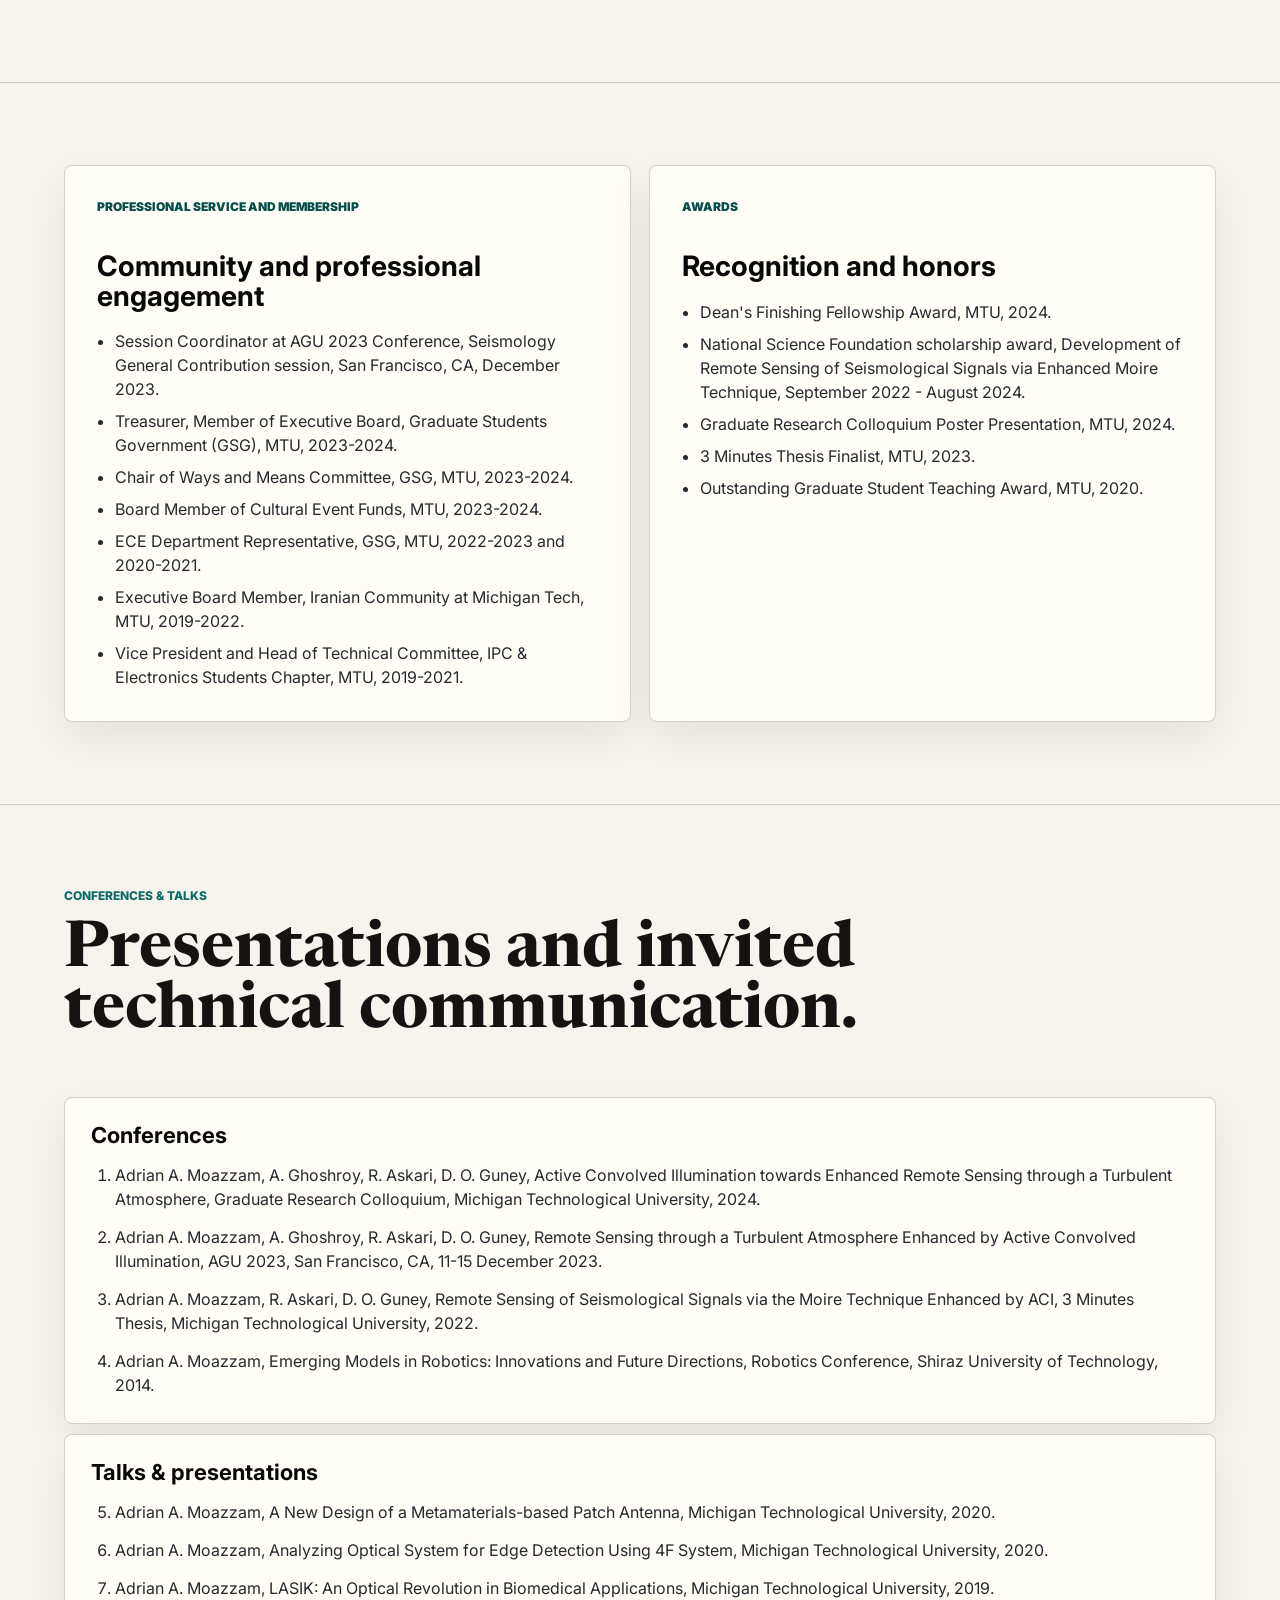
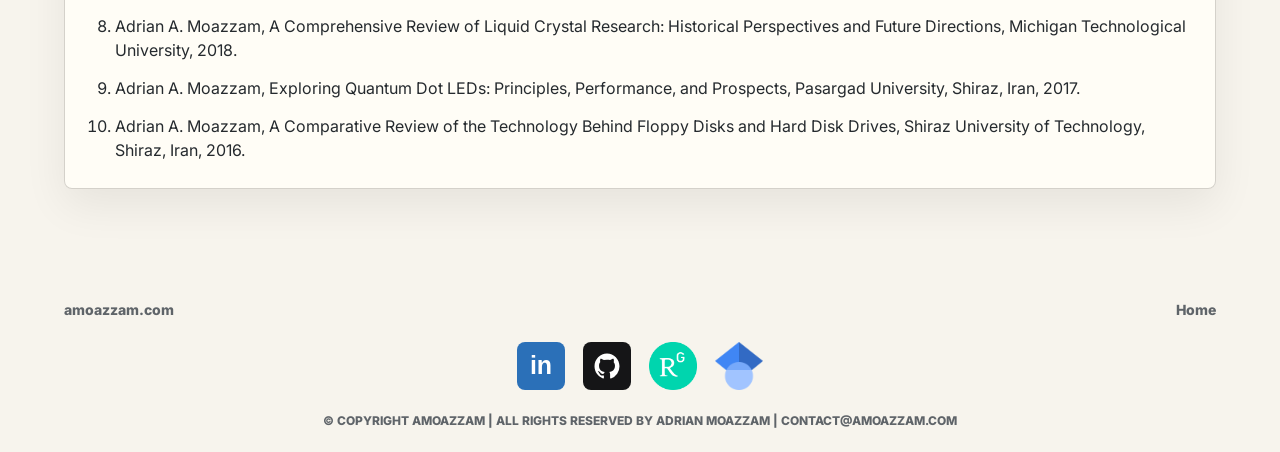
<file: resume.html>
<!doctype html>
<html lang="en">
  <head>
    <meta charset="utf-8" />
    <meta name="viewport" content="width=device-width, initial-scale=1" />
    <title>Resume | Adrian A. Moazzam</title>
    <meta
      name="description"
      content="Resume page for Adrian A. Moazzam, covering computational imaging, optics, research, teaching, and scientific software."
    />
    <link rel="preconnect" href="https://fonts.googleapis.com" />
    <link rel="preconnect" href="https://fonts.gstatic.com" crossorigin />
    <link
      href="https://fonts.googleapis.com/css2?family=Inter:wght@400;500;600;700;800&family=Newsreader:opsz,wght@6..72,600;6..72,700&display=swap"
      rel="stylesheet"
    />
    <link rel="stylesheet" href="styles.css" />
  </head>
  <body>
    <canvas class="field-canvas" id="fieldCanvas" aria-hidden="true"></canvas>

    <header class="site-header" data-elevate>
      <a class="brand" href="index.html" aria-label="Adrian Moazzam home">
        <span class="brand-mark">AM</span>
        <span class="brand-copy">Adrian Moazzam</span>
      </a>
      <nav class="nav-links" aria-label="Main navigation">
        <a href="index.html">Home</a>
        <a href="resume.html" aria-current="page">Resume</a>
        <a href="research-projects.html">Research &amp; Projects</a>
        <div class="nav-dropdown">
          <a class="nav-parent" href="personal-work.html">Personal Work</a>
          <div class="nav-submenu" aria-label="Personal work pages">
            <a href="buy-vs-invest.html">Buy vs Invest</a>
            <a href="3d-print-calc.html">3D Print Calc</a>
          </div>
        </div>
      </nav>
      <a class="header-action" href="contact.html">Contact</a>
    </header>

    <main class="page-main resume-page">
      <section class="page-hero section-band">
        <p class="eyebrow">Resume</p>
        <h1>Professional journey across optics, imaging, and learning systems.</h1>
        <p class="hero-lede">
          A concise overview of my education, research, teaching, and technical work across
          computational imaging, optical systems, scientific programming, and remote sensing.
        </p>
      </section>

      <section class="section-block resume-summary" aria-label="Resume summary">
        <div class="resume-snapshot-media">
          <img
            src="assets/resume-snapshot-poster.jpg"
            alt="Adrian Moazzam presenting research at a poster session"
          />
        </div>
        <div class="resume-snapshot-copy">
          <p class="eyebrow">Snapshot</p>
          <h2>A technical path built around seeing through distortion.</h2>
          <p>
            I earned my Ph.D. in Electrical Engineering from Michigan Technological University,
            where my work blended optics, machine learning, and image processing to address
            degraded imaging conditions. My research centers on optical compensation, turbulence
            mitigation, Moire-based sensing, and computational pipelines for remote sensing and
            visual measurement.
          </p>
        </div>
      </section>

      <section class="section-block resume-section" aria-label="Education">
        <div class="section-heading">
          <p class="eyebrow">Education</p>
          <h2>Academic training.</h2>
        </div>
        <div class="resume-list">
          <article class="resume-item">
            <div class="resume-item-head">
              <div>
                <h3>Doctor of Philosophy, Electrical Engineering</h3>
                <p>Michigan Technological University, MI, US</p>
              </div>
              <time>August 2020 - December 2025</time>
            </div>
            <p>
              Dissertation: <em>Enhanced Moire Technique for Remote Sensing of Ground Motion
              Integrating Active Convolved Illumination and Deep Learning</em>.
            </p>
            <p>Advisors: Dr. Durdu Guney and Dr. Radwin Askari.</p>
          </article>

          <article class="resume-item">
            <div class="resume-item-head">
              <div>
                <h3>Master of Science, Electrical and Computer Engineering</h3>
                <p>Michigan Technological University, MI, US</p>
              </div>
              <time>August 2018 - May 2020</time>
            </div>
            <p>Relevant research: Electro-optics Antenna and PCB Fabrication.</p>
          </article>

          <article class="resume-item">
            <div class="resume-item-head">
              <div>
                <h3>Bachelor of Science, Electrical Engineering</h3>
                <p>Shiraz University of Technology, Shiraz, Fars, Iran</p>
              </div>
              <time>September 2013 - July 2017</time>
            </div>
            <p>
              Thesis: <em>FPGA LAN Connection to Personal Computer by Wiznet W5300 Interface</em>.
            </p>
            <p>Advisor: Dr. Ebrahim Abiri.</p>
          </article>
        </div>
      </section>

      <section class="section-block resume-section" aria-label="Experience">
        <div class="section-heading">
          <p class="eyebrow">Work experience and internships</p>
          <h2>Engineering practice and technical training.</h2>
        </div>
        <div class="resume-list">
          <article class="resume-item">
            <div class="resume-item-head">
              <div>
                <h3>Electrical Engineer Intern</h3>
                <p>HAMPA Energy Engineering &amp; Design Company (HEDCO), Shiraz, Fars, Iran</p>
              </div>
              <time>June 2016 - September 2016</time>
            </div>
            <p>Project: designed and evaluated control systems in gas and oil plants.</p>
            <ul>
              <li>Analyzed and evaluated equipment performance in terms of capability and safety.</li>
            </ul>
          </article>

          <article class="resume-item">
            <div class="resume-item-head">
              <div>
                <h3>Electrical Engineer Intern</h3>
                <p>Zarin Saba, Shiraz, Fars, Iran</p>
              </div>
              <time>June 2015 - September 2015</time>
            </div>
            <p>Project: assembly of electrical control panels for industrial plants.</p>
            <ul>
              <li>Designed power control panels for industrial plants.</li>
              <li>Selected and installed the required components on the control panels.</li>
            </ul>
          </article>

          <article class="resume-item">
            <div class="resume-item-head">
              <div>
                <h3>Electrical Engineering Technician</h3>
                <p>Goushichi Mobile Devices Repairs Hub and Workshop, Shiraz, Fars, Iran</p>
              </div>
              <time>June 2013 - May 2015</time>
            </div>
            <p>
              Served six months as an intern, six months as a teaching assistant, and over a year
              and a half as a teacher.
            </p>
            <p>Project: advanced mobile device repair and technical training.</p>
            <ul>
              <li>
                Diagnosed, repaired, and optimized the performance of over 100 mobile devices
                monthly while maintaining high-quality service and customer satisfaction.
              </li>
              <li>
                Conducted training programs and mentored more than 10 students in advanced mobile
                repair techniques and diagnostic methodologies.
              </li>
            </ul>
          </article>
        </div>
      </section>

      <section class="section-block resume-section" aria-label="Teaching experience">
        <div class="section-heading">
          <p class="eyebrow">Teaching experience</p>
          <h2>Instruction across ten distinct subjects.</h2>
          <p>Instructor and lab instructor experience with more than 300 students.</p>
        </div>
        <div class="resume-list compact">
          <article class="resume-item">
            <div class="resume-item-head"><h3>Instructor for Signals and Systems</h3><time>Summer 2022</time></div>
            <p>Department of Electrical and Computer Engineering, MTU.</p>
          </article>
          <article class="resume-item">
            <div class="resume-item-head"><h3>Teaching Assistant for Electronics</h3><time>Spring 2022</time></div>
            <p>Department of Electrical and Computer Engineering, MTU, Dr. Pinar.</p>
          </article>
          <article class="resume-item">
            <div class="resume-item-head"><h3>Teaching Assistant for Laser Systems and Applications</h3><time>Fall 2021</time></div>
            <p>Department of Electrical and Computer Engineering, MTU, Dr. Guney.</p>
          </article>
          <article class="resume-item">
            <div class="resume-item-head"><h3>Teaching Assistant for Electronics</h3><time>Fall 2021</time></div>
            <p>Department of Electrical and Computer Engineering, MTU, Dr. Bergstrom.</p>
          </article>
          <article class="resume-item">
            <div class="resume-item-head"><h3>Teaching Assistant for Circuit 2</h3><time>Fall 2021</time></div>
            <p>Department of Electrical and Computer Engineering, MTU, Dr. Ten.</p>
          </article>
          <article class="resume-item">
            <div class="resume-item-head"><h3>Instructor for Machine Learning</h3><time>Summer 2021</time></div>
            <p>Summer Youth Program, MTU, Dr. Pinar.</p>
          </article>
          <article class="resume-item">
            <div class="resume-item-head"><h3>Teaching Assistant for Linear Control Systems</h3><time>Spring 2021</time></div>
            <p>Department of Electrical and Computer Engineering, MTU, Dr. Burl.</p>
          </article>
          <article class="resume-item">
            <div class="resume-item-head"><h3>Teaching Assistant for Non-linear Control Systems</h3><time>Spring 2021</time></div>
            <p>Department of Electrical and Computer Engineering, MTU, Dr. Burl.</p>
          </article>
          <article class="resume-item">
            <div class="resume-item-head"><h3>PCB Manufacturing and Fabrication Lab Contributor</h3><time>Spring 2019 - Spring 2020</time></div>
            <p>Department of Electrical and Computer Engineering, MTU, Dr. Middlebrook.</p>
            <p>
              Contributed to collaborative lab establishment and co-authored standard operating
              procedures for printed circuit board manufacturing and fabrication.
            </p>
          </article>
          <article class="resume-item">
            <div class="resume-item-head"><h3>Teaching Assistant for Digital Logic</h3><time>Fall 2019</time></div>
            <p>Department of Electrical and Computer Engineering, MTU, Dr. Oberloier.</p>
          </article>
          <article class="resume-item">
            <div class="resume-item-head"><h3>Teaching Assistant for Electronics</h3><time>Fall 2020</time></div>
            <p>Department of Electrical and Computer Engineering, MTU, Dr. Majdara.</p>
          </article>
          <article class="resume-item">
            <div class="resume-item-head"><h3>Lab Assistant for Electronics</h3><time>Fall 2018</time></div>
            <p>Department of Electrical and Computer Engineering, MTU, Dr. Pinar.</p>
          </article>
          <article class="resume-item">
            <div class="resume-item-head"><h3>Instructor for Mobile Device Repair Workshops</h3><time>Fall - Spring 2014</time></div>
            <p>Montazeran Mobile Repairing Hub, Shiraz, Iran.</p>
          </article>
          <article class="resume-item">
            <div class="resume-item-head"><h3>Mentoring at Summer School Program</h3><time>Summer 2014</time></div>
            <p>Department of Electrical Engineering, Sutech.</p>
          </article>
        </div>
      </section>

      <section class="section-block resume-section" aria-label="Research experience">
        <div class="section-heading">
          <p class="eyebrow">Research experience</p>
          <h2>Research roles in optics, imaging, and electronics.</h2>
        </div>
        <div class="resume-list">
          <article class="resume-item">
            <h3>Research Assistant</h3>
            <p><strong>Department of Electrical and Computer Engineering, MTU</strong></p>
            <p>Advisors: Dr. Guney and Dr. Askari.</p>
            <ul>
              <li>
                Served as a lead researcher in the Guney and Askari Research Group, focusing on
                advanced projects at the intersection of optics, image processing, and machine
                learning.
              </li>
              <li>
                Designed and implemented Active Convolved Illumination for seismic signal sensing
                with displacement measurement precision within hundreds of micrometers over a 1 km
                range.
              </li>
              <li>
                Designed and implemented neural networks to enhance image quality, mitigating
                atmospheric distortions and improving normalized cross-correlation by approximately
                21%.
              </li>
              <li>
                Developed and validated an experimental Moire apparatus for high-precision remote
                monitoring of seismic activity.
              </li>
            </ul>
          </article>
          <article class="resume-item">
            <h3>Research Assistant</h3>
            <p><strong>Department of Electrical and Computer Engineering, MTU</strong>, Dr. Middlebrook.</p>
            <ul>
              <li>
                Lead researcher in Middlebrook Lab, focusing on PCB fabrication lab development and
                electro-optics antenna research.
              </li>
            </ul>
          </article>
          <article class="resume-item">
            <h3>Research Assistant</h3>
            <p><strong>Department of Electrical Engineering, Sutech</strong>, Dr. Abiri.</p>
            <ul>
              <li>Focused on FPGA board programming and electronic circuit design and optimization.</li>
            </ul>
          </article>
        </div>
      </section>

      <section class="section-block resume-section" aria-label="Publications">
        <div class="section-heading">
          <p class="eyebrow">Publications</p>
          <h2>Selected publications.</h2>
        </div>
        <div class="resume-list compact">
          <article class="resume-item">
            <h3>Active Convolved Illumination with Deep Transfer Learning for Complex Beam Transmission through Atmospheric Turbulence</h3>
            <p>
              Adrian A. Moazzam, Anindya Ghoshroy, Breeanne Heusdens, Durdu Guney,
              Roohollah Askari, Journal of Electronic Imaging 35(3), 033005, 2026.
            </p>
          </article>
          <article class="resume-item">
            <h3>Remote Sensing of Dynamic Ground Motion via a Moire-Based Apparatus</h3>
            <p>
              Adrian A. Moazzam, Nantawat Srisapan, Gregory P. Waite, Durdu Guney,
              Roohollah Askari, Remote Sensing 18.5, 718, 2026.
            </p>
          </article>
          <article class="resume-item">
            <h3>Remote Sensing of Seismic Signals via Enhanced Moire-Based Apparatus Integrated with Active Convolved Illumination</h3>
            <p>
              Adrian A. Moazzam, Anindya Ghoshroy, Durdu Guney, Roohollah Askari,
              Remote Sensing 17.12, 2032, 2025.
            </p>
          </article>
          <article class="resume-item">
            <h3>Enhancing Complex Light Beam Propagation in Turbulent Atmosphere with Active Convolved Illumination</h3>
            <p>
              Anindya Ghoshroy, James Davis, Adrian A. Moazzam, Roohollah Askari, Durdu
              Guney, ACS Photonics 11.11, 4541-4558, 2024.
            </p>
          </article>
          <article class="resume-item">
            <h3>A common method for simulating turbulent atmosphere for optical imaging</h3>
            <p>Adrian A. Moazzam, Durdu Guney, 2026. Under submission.</p>
          </article>
        </div>
        <div class="resume-actions">
          <a class="button primary" href="research-projects.html">
            <span>View research and projects</span>
            <span class="button-icon" aria-hidden="true"></span>
          </a>
        </div>
      </section>

      <section class="section-block resume-section resume-two-column" aria-label="Service and awards">
        <article class="resume-card">
          <span>Professional service and membership</span>
          <h3>Community and professional engagement</h3>
          <ul>
            <li>Session Coordinator at AGU 2023 Conference, Seismology General Contribution session, San Francisco, CA, December 2023.</li>
            <li>Treasurer, Member of Executive Board, Graduate Students Government (GSG), MTU, 2023-2024.</li>
            <li>Chair of Ways and Means Committee, GSG, MTU, 2023-2024.</li>
            <li>Board Member of Cultural Event Funds, MTU, 2023-2024.</li>
            <li>ECE Department Representative, GSG, MTU, 2022-2023 and 2020-2021.</li>
            <li>Executive Board Member, Iranian Community at Michigan Tech, MTU, 2019-2022.</li>
            <li>Vice President and Head of Technical Committee, IPC &amp; Electronics Students Chapter, MTU, 2019-2021.</li>
          </ul>
        </article>
        <article class="resume-card">
          <span>Awards</span>
          <h3>Recognition and honors</h3>
          <ul>
            <li>Dean's Finishing Fellowship Award, MTU, 2024.</li>
            <li>National Science Foundation scholarship award, Development of Remote Sensing of Seismological Signals via Enhanced Moire Technique, September 2022 - August 2024.</li>
            <li>Graduate Research Colloquium Poster Presentation, MTU, 2024.</li>
            <li>3 Minutes Thesis Finalist, MTU, 2023.</li>
            <li>Outstanding Graduate Student Teaching Award, MTU, 2020.</li>
          </ul>
        </article>
      </section>

      <section class="section-block resume-section" aria-label="Conferences and talks">
        <div class="section-heading">
          <p class="eyebrow">Conferences &amp; talks</p>
          <h2>Presentations and invited technical communication.</h2>
        </div>
        <div class="resume-list compact">
          <article class="resume-item">
            <h3>Conferences</h3>
            <ol class="resume-numbered">
              <li>Adrian A. Moazzam, A. Ghoshroy, R. Askari, D. O. Guney, Active Convolved Illumination towards Enhanced Remote Sensing through a Turbulent Atmosphere, Graduate Research Colloquium, Michigan Technological University, 2024.</li>
              <li>Adrian A. Moazzam, A. Ghoshroy, R. Askari, D. O. Guney, Remote Sensing through a Turbulent Atmosphere Enhanced by Active Convolved Illumination, AGU 2023, San Francisco, CA, 11-15 December 2023.</li>
              <li>Adrian A. Moazzam, R. Askari, D. O. Guney, Remote Sensing of Seismological Signals via the Moire Technique Enhanced by ACI, 3 Minutes Thesis, Michigan Technological University, 2022.</li>
              <li>Adrian A. Moazzam, Emerging Models in Robotics: Innovations and Future Directions, Robotics Conference, Shiraz University of Technology, 2014.</li>
            </ol>
          </article>
          <article class="resume-item">
            <h3>Talks &amp; presentations</h3>
            <ol class="resume-numbered" start="5">
              <li>Adrian A. Moazzam, A New Design of a Metamaterials-based Patch Antenna, Michigan Technological University, 2020.</li>
              <li>Adrian A. Moazzam, Analyzing Optical System for Edge Detection Using 4F System, Michigan Technological University, 2020.</li>
              <li>Adrian A. Moazzam, LASIK: An Optical Revolution in Biomedical Applications, Michigan Technological University, 2019.</li>
              <li>Adrian A. Moazzam, A Comprehensive Review of Liquid Crystal Research: Historical Perspectives and Future Directions, Michigan Technological University, 2018.</li>
              <li>Adrian A. Moazzam, Exploring Quantum Dot LEDs: Principles, Performance, and Prospects, Pasargad University, Shiraz, Iran, 2017.</li>
              <li>Adrian A. Moazzam, A Comparative Review of the Technology Behind Floppy Disks and Hard Disk Drives, Shiraz University of Technology, Shiraz, Iran, 2016.</li>
            </ol>
          </article>
        </div>
      </section>
    </main>

    <footer class="site-footer">
      <div class="footer-topline">
        <span>amoazzam.com</span>
        <a href="index.html">Home</a>
      </div>
      <div class="social-links" aria-label="Social links">
        <a href="https://www.linkedin.com/in/amoazzam/" aria-label="LinkedIn">
          <span class="social-icon linkedin" aria-hidden="true">in</span>
        </a>
        <a href="https://github.com/A-Moazzam" aria-label="GitHub">
          <span class="social-icon github" aria-hidden="true">
            <svg viewBox="0 0 24 24" focusable="false">
              <path d="M12 2C6.48 2 2 6.58 2 12.24c0 4.52 2.87 8.35 6.84 9.7.5.1.68-.22.68-.5v-1.9c-2.78.62-3.37-1.22-3.37-1.22-.45-1.2-1.1-1.52-1.1-1.52-.9-.63.07-.62.07-.62 1 .07 1.53 1.05 1.53 1.05.9 1.56 2.34 1.1 2.91.84.09-.66.35-1.1.63-1.36-2.22-.26-4.56-1.14-4.56-5.06 0-1.12.39-2.03 1.03-2.75-.1-.26-.45-1.3.1-2.7 0 0 .84-.28 2.75 1.05A9.3 9.3 0 0 1 12 6.9c.85 0 1.7.12 2.5.35 1.9-1.33 2.74-1.05 2.74-1.05.55 1.4.2 2.44.1 2.7.64.72 1.03 1.63 1.03 2.75 0 3.93-2.34 4.8-4.57 5.05.36.32.68.95.68 1.91v2.83c0 .28.18.6.69.5A10.13 10.13 0 0 0 22 12.24C22 6.58 17.52 2 12 2Z" />
            </svg>
          </span>
        </a>
        <a href="https://www.researchgate.net/profile/Adrian-Moazzam/research" aria-label="ResearchGate">
          <span class="social-icon image-icon" aria-hidden="true">
            <img src="assets/researchgate.png" alt="" />
          </span>
        </a>
        <a href="https://scholar.google.com/citations?user=ncOx3NcAAAAJ&amp;hl=en&amp;oi=ao" aria-label="Google Scholar">
          <span class="social-icon image-icon" aria-hidden="true">
            <img src="assets/google-scholar.png" alt="" />
          </span>
        </a>
      </div>
      <p class="copyright">
        © Copyright Amoazzam | ALL RIGHTS RESERVED BY Adrian Moazzam | contact@amoazzam.com
      </p>
    </footer>

    <script src="script.js"></script>
  </body>
</html>
</file>
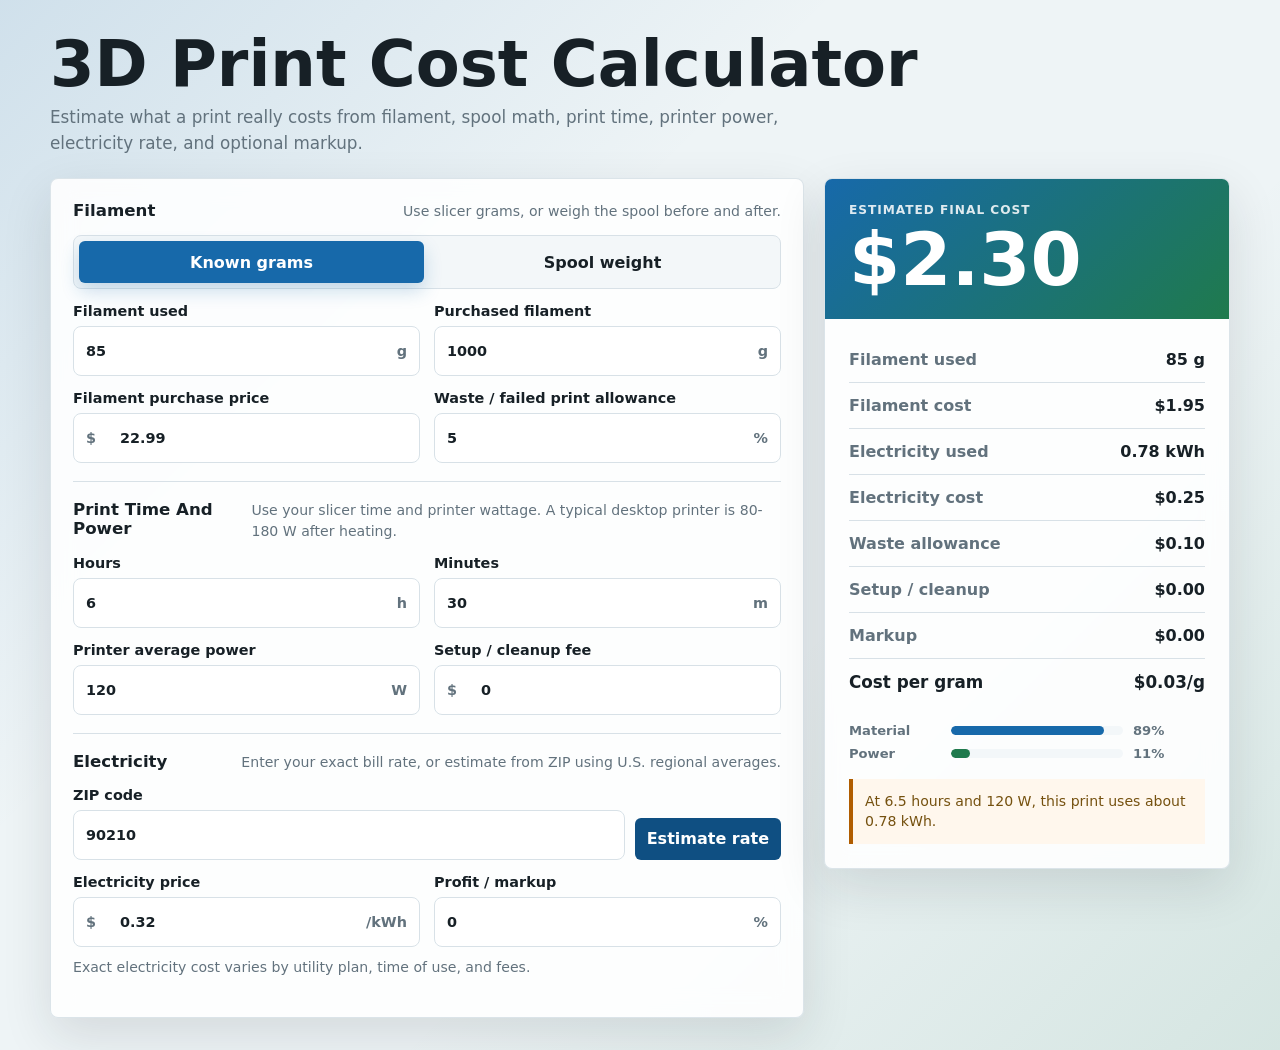
<file: assets/3d-print-calc.html>
<!doctype html>
<html lang="en">
<head>
  <meta charset="utf-8">
  <meta name="viewport" content="width=device-width, initial-scale=1">
  <title>3D Print Cost Calculator</title>
  <style>
    :root {
      color-scheme: light;
      --ink: #172026;
      --muted: #62727d;
      --line: #d8e1e7;
      --panel: #ffffff;
      --soft: #f3f7f9;
      --blue: #1769aa;
      --blue-dark: #0f4f82;
      --green: #1f7a4d;
      --amber: #b05d00;
      --shadow: 0 18px 50px rgba(23, 32, 38, 0.12);
    }

    * {
      box-sizing: border-box;
    }

    body {
      margin: 0;
      min-height: 100vh;
      font-family: Inter, ui-sans-serif, system-ui, -apple-system, BlinkMacSystemFont, "Segoe UI", sans-serif;
      color: var(--ink);
      background:
        linear-gradient(135deg, rgba(23, 105, 170, 0.14), transparent 36%),
        linear-gradient(315deg, rgba(31, 122, 77, 0.12), transparent 38%),
        #eef4f6;
    }

    main {
      width: min(1180px, calc(100% - 32px));
      margin: 0 auto;
      padding: 32px 0;
    }

    .app-shell {
      display: grid;
      grid-template-columns: minmax(0, 1.3fr) minmax(310px, 0.7fr);
      gap: 20px;
      align-items: start;
    }

    header {
      margin-bottom: 22px;
    }

    h1 {
      margin: 0 0 8px;
      font-size: clamp(2rem, 5vw, 4rem);
      line-height: 1;
      letter-spacing: 0;
    }

    .lede {
      max-width: 760px;
      margin: 0;
      color: var(--muted);
      font-size: 1.05rem;
      line-height: 1.55;
    }

    .panel,
    .result-panel {
      background: rgba(255, 255, 255, 0.88);
      border: 1px solid rgba(216, 225, 231, 0.9);
      border-radius: 8px;
      box-shadow: var(--shadow);
      backdrop-filter: blur(12px);
    }

    .panel {
      padding: 22px;
    }

    .result-panel {
      position: sticky;
      top: 20px;
      overflow: hidden;
    }

    .section {
      padding: 18px 0;
      border-top: 1px solid var(--line);
    }

    .section:first-child {
      padding-top: 0;
      border-top: 0;
    }

    .section-title {
      display: flex;
      justify-content: space-between;
      gap: 14px;
      align-items: baseline;
      margin-bottom: 14px;
    }

    h2 {
      margin: 0;
      font-size: 1.04rem;
      letter-spacing: 0;
    }

    .hint {
      margin: 0;
      color: var(--muted);
      font-size: 0.88rem;
      line-height: 1.45;
    }

    .grid {
      display: grid;
      grid-template-columns: repeat(2, minmax(0, 1fr));
      gap: 14px;
    }

    label {
      display: grid;
      gap: 7px;
      min-width: 0;
      font-size: 0.9rem;
      font-weight: 700;
    }

    .field {
      display: flex;
      align-items: center;
      min-height: 48px;
      border: 1px solid var(--line);
      border-radius: 8px;
      background: #fff;
      overflow: hidden;
    }

    .field span {
      flex: 0 0 auto;
      padding: 0 12px;
      color: var(--muted);
      font-weight: 800;
    }

    input,
    select {
      width: 100%;
      min-width: 0;
      min-height: 48px;
      border: 0;
      padding: 0 12px;
      color: var(--ink);
      background: transparent;
      font: inherit;
      font-weight: 650;
      outline: none;
    }

    input[type="number"] {
      appearance: textfield;
    }

    input::-webkit-outer-spin-button,
    input::-webkit-inner-spin-button {
      margin: 0;
      appearance: none;
    }

    .segmented {
      display: grid;
      grid-template-columns: repeat(2, minmax(0, 1fr));
      gap: 6px;
      padding: 5px;
      background: var(--soft);
      border: 1px solid var(--line);
      border-radius: 8px;
    }

    .segmented button,
    .utility-row button {
      border: 0;
      border-radius: 6px;
      min-height: 42px;
      padding: 0 12px;
      color: var(--ink);
      background: transparent;
      font: inherit;
      font-weight: 800;
      cursor: pointer;
    }

    .segmented button[aria-pressed="true"] {
      color: #fff;
      background: var(--blue);
      box-shadow: 0 8px 18px rgba(23, 105, 170, 0.22);
    }

    .switch-row {
      display: flex;
      justify-content: space-between;
      gap: 14px;
      align-items: center;
      margin-top: 12px;
      padding: 10px 12px;
      border: 1px solid var(--line);
      border-radius: 8px;
      background: #fff;
      color: var(--muted);
      font-size: 0.9rem;
      font-weight: 750;
    }

    .switch {
      position: relative;
      width: 50px;
      height: 28px;
      border: 0;
      border-radius: 999px;
      background: #cbd8df;
      cursor: pointer;
      flex: 0 0 auto;
    }

    .switch::after {
      content: "";
      position: absolute;
      top: 4px;
      left: 4px;
      width: 20px;
      height: 20px;
      border-radius: 50%;
      background: #fff;
      box-shadow: 0 2px 6px rgba(23, 32, 38, 0.24);
      transition: transform 160ms ease;
    }

    .switch[aria-pressed="true"] {
      background: var(--blue);
    }

    .switch[aria-pressed="true"]::after {
      transform: translateX(22px);
    }

    .toggle-area {
      display: none;
      margin-top: 14px;
    }

    .toggle-area.is-active {
      display: grid;
    }

    .utility-row {
      display: grid;
      grid-template-columns: minmax(0, 1fr) auto;
      gap: 10px;
      align-items: end;
    }

    .utility-row button {
      min-width: 118px;
      color: #fff;
      background: var(--blue-dark);
    }

    .result-head {
      padding: 24px;
      color: #fff;
      background: linear-gradient(135deg, #1769aa, #1f7a4d);
    }

    .result-head p {
      margin: 0 0 8px;
      opacity: 0.86;
      font-weight: 800;
      text-transform: uppercase;
      font-size: 0.76rem;
      letter-spacing: 0.08em;
    }

    .total {
      font-size: clamp(2.7rem, 7vw, 4.6rem);
      line-height: 0.95;
      font-weight: 900;
      letter-spacing: 0;
    }

    .result-body {
      padding: 18px 24px 24px;
    }

    .line-item {
      display: flex;
      justify-content: space-between;
      gap: 16px;
      padding: 13px 0;
      border-bottom: 1px solid var(--line);
      color: var(--muted);
      font-weight: 700;
    }

    .line-item strong {
      color: var(--ink);
      text-align: right;
    }

    .line-item.final {
      color: var(--ink);
      font-size: 1.05rem;
      border-bottom: 0;
    }

    .note {
      margin: 18px 0 0;
      padding: 12px;
      border-left: 4px solid var(--amber);
      background: #fff7ed;
      color: #75510f;
      font-size: 0.88rem;
      line-height: 1.45;
    }

    .mini-chart {
      display: grid;
      gap: 8px;
      margin-top: 18px;
    }

    .bar {
      display: grid;
      grid-template-columns: 92px minmax(0, 1fr) 72px;
      gap: 10px;
      align-items: center;
      color: var(--muted);
      font-size: 0.82rem;
      font-weight: 800;
    }

    .track {
      height: 9px;
      overflow: hidden;
      border-radius: 99px;
      background: var(--soft);
    }

    .fill {
      height: 100%;
      width: 0%;
      border-radius: inherit;
      background: var(--blue);
      transition: width 180ms ease;
    }

    .fill.electric {
      background: var(--green);
    }

    .error {
      display: none;
      margin-top: 10px;
      color: #9d1c1c;
      font-weight: 750;
      font-size: 0.88rem;
    }

    .error.is-visible {
      display: block;
    }

    .tab-note {
      margin: 12px 0 0;
      padding: 10px 12px;
      border-radius: 8px;
      background: var(--soft);
      color: var(--muted);
      font-size: 0.88rem;
      line-height: 1.45;
      font-weight: 650;
    }

    .tab-note + .grid {
      margin-top: 12px;
    }

    @media (max-width: 860px) {
      main {
        width: min(100% - 24px, 680px);
        padding: 20px 0;
      }

      .app-shell,
      .grid,
      .utility-row {
        grid-template-columns: 1fr;
      }

      .result-panel {
        position: static;
      }
    }

    @media (max-width: 460px) {
      .panel,
      .result-head,
      .result-body {
        padding: 16px;
      }

      .section-title {
        display: grid;
      }

      .bar {
        grid-template-columns: 78px minmax(0, 1fr) 62px;
      }
    }
  </style>
</head>
<body>
  <main>
    <header>
      <h1>3D Print Cost Calculator</h1>
      <p class="lede">Estimate what a print really costs from filament, spool math, print time, printer power, electricity rate, and optional markup.</p>
    </header>

    <div class="app-shell">
      <form class="panel" id="calculator">
        <section class="section">
          <div class="section-title">
            <h2>Filament</h2>
            <p class="hint">Use slicer grams, or weigh the spool before and after.</p>
          </div>

          <div class="segmented" aria-label="Filament measurement mode">
            <button type="button" id="modeGrams" aria-pressed="true">Known grams</button>
            <button type="button" id="modeSpool" aria-pressed="false">Spool weight</button>
          </div>

          <div class="toggle-area is-active" id="gramsFields">
            <div class="grid">
              <label>
                Filament used
                <div class="field">
                  <input id="usedGrams" type="number" inputmode="decimal" min="0" step="0.1" value="85">
                  <span>g</span>
                </div>
              </label>
              <label>
                Purchased filament
                <div class="field">
                  <input id="rollGrams" type="number" inputmode="decimal" min="1" step="1" value="1000">
                  <span>g</span>
                </div>
              </label>
            </div>
          </div>

          <div class="toggle-area" id="spoolFields">
            <p class="tab-note">Use this when the roll weight includes the empty spool. The app subtracts the empty spool weight to find the real filament cost per gram.</p>
            <div class="switch-row">
              <span id="spoolUsageLabel">Go with spool before and after print weight</span>
              <button type="button" class="switch" id="spoolUsageToggle" aria-pressed="false" aria-label="Use spool before and after weights"></button>
            </div>
            <div class="grid">
              <label id="spoolUsedField">
                Filament used
                <div class="field">
                  <input id="spoolUsedGrams" type="number" inputmode="decimal" min="0" step="0.1" value="85">
                  <span>g</span>
                </div>
              </label>
              <label class="spool-delta-field">
                Spool before print
                <div class="field">
                  <input id="spoolBefore" type="number" inputmode="decimal" min="0" step="0.1" value="1000">
                  <span>g</span>
                </div>
              </label>
              <label class="spool-delta-field">
                Spool after print
                <div class="field">
                  <input id="spoolAfter" type="number" inputmode="decimal" min="0" step="0.1" value="915">
                  <span>g</span>
                </div>
              </label>
              <label>
                Empty spool weight
                <div class="field">
                  <input id="emptySpool" type="number" inputmode="decimal" min="0" step="1" value="140">
                  <span>g</span>
                </div>
              </label>
              <label>
                Purchased spool weight
                <div class="field">
                  <input id="rollGramsSpool" type="number" inputmode="decimal" min="1" step="1" value="1000">
                  <span>g</span>
                </div>
              </label>
            </div>
          </div>

          <div class="grid" style="margin-top: 14px;">
            <label>
              Filament purchase price
              <div class="field">
                <span>$</span>
                <input id="rollPrice" type="number" inputmode="decimal" min="0" step="0.01" value="22.99">
              </div>
            </label>
            <label>
              Waste / failed print allowance
              <div class="field">
                <input id="wastePercent" type="number" inputmode="decimal" min="0" step="0.1" value="5">
                <span>%</span>
              </div>
            </label>
          </div>
          <p class="error" id="spoolError">Spool before weight must be higher than after weight.</p>
          <p class="error" id="usableSpoolError">Purchased spool weight must be higher than the empty spool weight.</p>
        </section>

        <section class="section">
          <div class="section-title">
            <h2>Print Time And Power</h2>
            <p class="hint">Use your slicer time and printer wattage. A typical desktop printer is 80-180 W after heating.</p>
          </div>
          <div class="grid">
            <label>
              Hours
              <div class="field">
                <input id="printHours" type="number" inputmode="decimal" min="0" step="1" value="6">
                <span>h</span>
              </div>
            </label>
            <label>
              Minutes
              <div class="field">
                <input id="printMinutes" type="number" inputmode="decimal" min="0" max="59" step="1" value="30">
                <span>m</span>
              </div>
            </label>
            <label>
              Printer average power
              <div class="field">
                <input id="printerWatts" type="number" inputmode="decimal" min="0" step="1" value="120">
                <span>W</span>
              </div>
            </label>
            <label>
              Setup / cleanup fee
              <div class="field">
                <span>$</span>
                <input id="setupFee" type="number" inputmode="decimal" min="0" step="0.01" value="0">
              </div>
            </label>
          </div>
        </section>

        <section class="section">
          <div class="section-title">
            <h2>Electricity</h2>
            <p class="hint">Enter your exact bill rate, or estimate from ZIP using U.S. regional averages.</p>
          </div>
          <div class="utility-row">
            <label>
              ZIP code
              <div class="field">
                <input id="zipCode" type="text" inputmode="numeric" maxlength="5" value="90210" aria-describedby="rateNote">
              </div>
            </label>
            <button type="button" id="estimateRate">Estimate rate</button>
          </div>
          <div class="grid" style="margin-top: 14px;">
            <label>
              Electricity price
              <div class="field">
                <span>$</span>
                <input id="electricRate" type="number" inputmode="decimal" min="0" step="0.001" value="0.32">
                <span>/kWh</span>
              </div>
            </label>
            <label>
              Profit / markup
              <div class="field">
                <input id="markupPercent" type="number" inputmode="decimal" min="0" step="0.1" value="0">
                <span>%</span>
              </div>
            </label>
          </div>
          <p class="hint" id="rateNote" style="margin-top: 10px;">Exact electricity cost varies by utility plan, time of use, and fees.</p>
        </section>
      </form>

      <aside class="result-panel" aria-live="polite">
        <div class="result-head">
          <p>Estimated final cost</p>
          <div class="total" id="finalCost">$0.00</div>
        </div>
        <div class="result-body">
          <div class="line-item">
            <span>Filament used</span>
            <strong id="filamentUsed">0 g</strong>
          </div>
          <div class="line-item">
            <span>Filament cost</span>
            <strong id="filamentCost">$0.00</strong>
          </div>
          <div class="line-item">
            <span>Electricity used</span>
            <strong id="kwhUsed">0.00 kWh</strong>
          </div>
          <div class="line-item">
            <span>Electricity cost</span>
            <strong id="electricCost">$0.00</strong>
          </div>
          <div class="line-item">
            <span>Waste allowance</span>
            <strong id="wasteCost">$0.00</strong>
          </div>
          <div class="line-item">
            <span>Setup / cleanup</span>
            <strong id="setupCost">$0.00</strong>
          </div>
          <div class="line-item">
            <span>Markup</span>
            <strong id="markupCost">$0.00</strong>
          </div>
          <div class="line-item final">
            <span>Cost per gram</span>
            <strong id="costPerGram">$0.00/g</strong>
          </div>

          <div class="mini-chart" aria-hidden="true">
            <div class="bar">
              <span>Material</span>
              <div class="track"><div class="fill" id="materialBar"></div></div>
              <strong id="materialShare">0%</strong>
            </div>
            <div class="bar">
              <span>Power</span>
              <div class="track"><div class="fill electric" id="electricBar"></div></div>
              <strong id="electricShare">0%</strong>
            </div>
          </div>

          <p class="note" id="summaryNote">Change any number and the total updates immediately.</p>
        </div>
      </aside>
    </div>
  </main>

  <script>
    const fields = {
      usedGrams: document.querySelector("#usedGrams"),
      rollGrams: document.querySelector("#rollGrams"),
      spoolUsedGrams: document.querySelector("#spoolUsedGrams"),
      spoolBefore: document.querySelector("#spoolBefore"),
      spoolAfter: document.querySelector("#spoolAfter"),
      emptySpool: document.querySelector("#emptySpool"),
      rollGramsSpool: document.querySelector("#rollGramsSpool"),
      rollPrice: document.querySelector("#rollPrice"),
      wastePercent: document.querySelector("#wastePercent"),
      printHours: document.querySelector("#printHours"),
      printMinutes: document.querySelector("#printMinutes"),
      printerWatts: document.querySelector("#printerWatts"),
      setupFee: document.querySelector("#setupFee"),
      zipCode: document.querySelector("#zipCode"),
      electricRate: document.querySelector("#electricRate"),
      markupPercent: document.querySelector("#markupPercent")
    };

    const output = {
      finalCost: document.querySelector("#finalCost"),
      filamentUsed: document.querySelector("#filamentUsed"),
      filamentCost: document.querySelector("#filamentCost"),
      kwhUsed: document.querySelector("#kwhUsed"),
      electricCost: document.querySelector("#electricCost"),
      wasteCost: document.querySelector("#wasteCost"),
      setupCost: document.querySelector("#setupCost"),
      markupCost: document.querySelector("#markupCost"),
      costPerGram: document.querySelector("#costPerGram"),
      materialBar: document.querySelector("#materialBar"),
      electricBar: document.querySelector("#electricBar"),
      materialShare: document.querySelector("#materialShare"),
      electricShare: document.querySelector("#electricShare"),
      summaryNote: document.querySelector("#summaryNote")
    };

    const money = new Intl.NumberFormat("en-US", { style: "currency", currency: "USD" });
    const number = new Intl.NumberFormat("en-US", { maximumFractionDigits: 2 });
    let mode = "grams";
    let useSpoolDelta = false;

    const regionalRates = [
      { pattern: /^[89]/, rate: 0.29, label: "western U.S. average" },
      { pattern: /^[01]/, rate: 0.27, label: "northeastern U.S. average" },
      { pattern: /^[23]/, rate: 0.16, label: "southeastern U.S. average" },
      { pattern: /^[4]/, rate: 0.18, label: "midwest U.S. average" },
      { pattern: /^[56]/, rate: 0.17, label: "central U.S. average" },
      { pattern: /^[7]/, rate: 0.15, label: "southern U.S. average" }
    ];

    function value(id) {
      return Math.max(0, Number.parseFloat(fields[id].value) || 0);
    }

    function setMode(nextMode) {
      mode = nextMode;
      document.querySelector("#modeGrams").setAttribute("aria-pressed", String(mode === "grams"));
      document.querySelector("#modeSpool").setAttribute("aria-pressed", String(mode === "spool"));
      document.querySelector("#gramsFields").classList.toggle("is-active", mode === "grams");
      document.querySelector("#spoolFields").classList.toggle("is-active", mode === "spool");
      calculate();
    }

    function estimateElectricRate() {
      const zip = fields.zipCode.value.trim();
      const match = regionalRates.find((item) => item.pattern.test(zip));
      const estimate = match || { rate: 0.18, label: "U.S. average" };
      fields.electricRate.value = estimate.rate.toFixed(3);
      document.querySelector("#rateNote").textContent = `Estimated from ${estimate.label}. Use your utility bill for the most accurate rate.`;
      calculate();
    }

    function setSpoolUsageMode(useDelta) {
      useSpoolDelta = useDelta;
      document.querySelector("#spoolUsageToggle").setAttribute("aria-pressed", String(useSpoolDelta));
      document.querySelector("#spoolUsageLabel").textContent = "Go with spool before and after print weight";
      document.querySelector("#spoolUsedField").style.display = useSpoolDelta ? "none" : "grid";
      document.querySelectorAll(".spool-delta-field").forEach((field) => {
        field.style.display = useSpoolDelta ? "grid" : "none";
      });
      calculate();
    }

    function calculate() {
      const spoolUsed = value("spoolBefore") - value("spoolAfter");
      const usedGrams = mode === "spool" ? (useSpoolDelta ? Math.max(0, spoolUsed) : value("spoolUsedGrams")) : value("usedGrams");
      const purchasedSpoolWeight = value("rollGramsSpool");
      const emptySpoolWeight = value("emptySpool");
      const usableSpoolFilament = Math.max(0, purchasedSpoolWeight - emptySpoolWeight);
      const rollGrams = mode === "spool" ? usableSpoolFilament : value("rollGrams");
      const rollPrice = value("rollPrice");
      const pricePerGram = rollGrams > 0 ? rollPrice / rollGrams : 0;
      const filamentCost = usedGrams * pricePerGram;
      const wasteCost = filamentCost * (value("wastePercent") / 100);
      const hours = value("printHours") + (value("printMinutes") / 60);
      const kwh = (value("printerWatts") / 1000) * hours;
      const electricCost = kwh * value("electricRate");
      const setupCost = value("setupFee");
      const subtotal = filamentCost + wasteCost + electricCost + setupCost;
      const markupCost = subtotal * (value("markupPercent") / 100);
      const finalCost = subtotal + markupCost;
      const materialTotal = filamentCost + wasteCost;
      const materialPercent = finalCost > 0 ? (materialTotal / finalCost) * 100 : 0;
      const electricPercent = finalCost > 0 ? (electricCost / finalCost) * 100 : 0;

      document.querySelector("#spoolError").classList.toggle("is-visible", mode === "spool" && useSpoolDelta && spoolUsed < 0);
      document.querySelector("#usableSpoolError").classList.toggle("is-visible", mode === "spool" && purchasedSpoolWeight <= emptySpoolWeight);

      output.finalCost.textContent = money.format(finalCost);
      output.filamentUsed.textContent = `${number.format(usedGrams)} g`;
      output.filamentCost.textContent = money.format(filamentCost);
      output.kwhUsed.textContent = `${number.format(kwh)} kWh`;
      output.electricCost.textContent = money.format(electricCost);
      output.wasteCost.textContent = money.format(wasteCost);
      output.setupCost.textContent = money.format(setupCost);
      output.markupCost.textContent = money.format(markupCost);
      output.costPerGram.textContent = usedGrams > 0 ? `${money.format(finalCost / usedGrams)}/g` : "$0.00/g";
      output.materialBar.style.width = `${Math.min(100, materialPercent)}%`;
      output.electricBar.style.width = `${Math.min(100, electricPercent)}%`;
      output.materialShare.textContent = `${Math.round(materialPercent)}%`;
      output.electricShare.textContent = `${Math.round(electricPercent)}%`;
      output.summaryNote.textContent = `At ${number.format(hours)} hours and ${number.format(value("printerWatts"))} W, this print uses about ${number.format(kwh)} kWh.`;
    }

    document.querySelector("#modeGrams").addEventListener("click", () => setMode("grams"));
    document.querySelector("#modeSpool").addEventListener("click", () => setMode("spool"));
    document.querySelector("#spoolUsageToggle").addEventListener("click", () => setSpoolUsageMode(!useSpoolDelta));
    document.querySelector("#estimateRate").addEventListener("click", estimateElectricRate);
    document.querySelectorAll("input").forEach((input) => input.addEventListener("input", calculate));
    setSpoolUsageMode(false);
    calculate();
  </script>
</body>
</html>
</file>
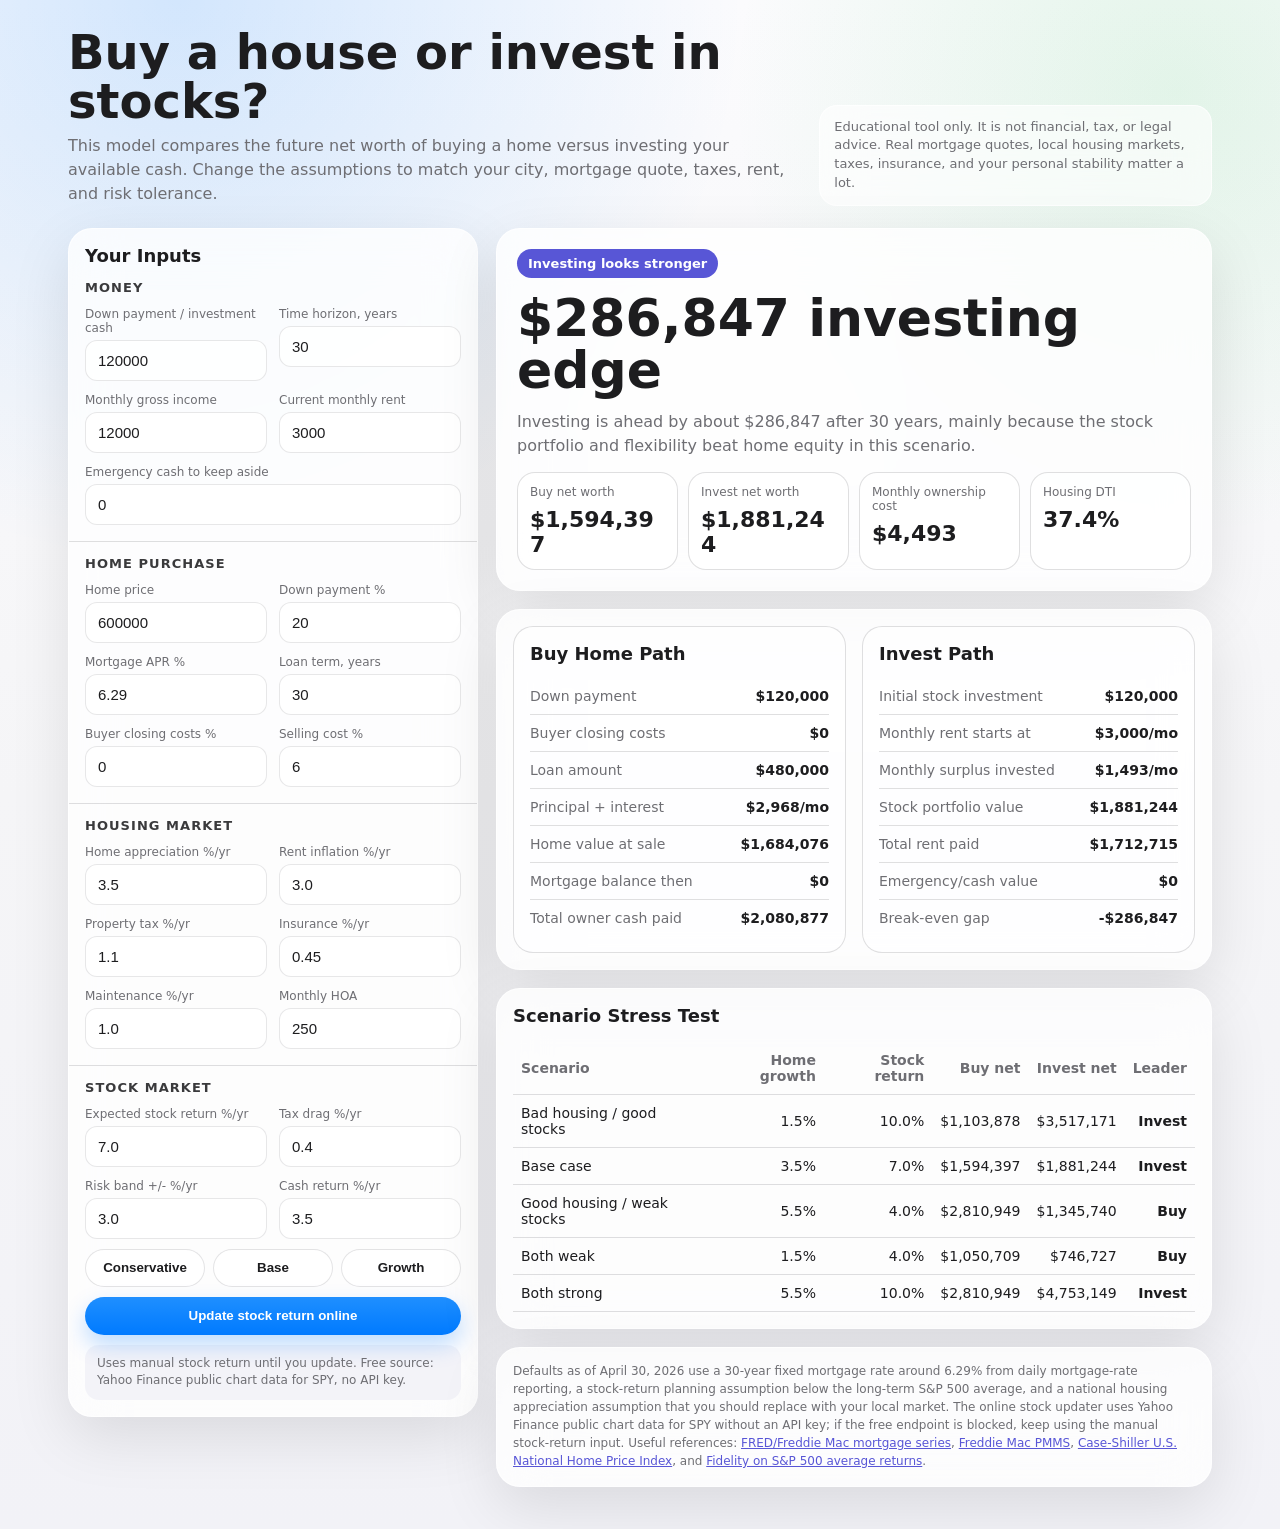
<file: assets/buy-vs-invest-model.html>
﻿<!doctype html>
<html lang="en">
<head>
  <meta charset="utf-8">
  <meta name="viewport" content="width=device-width, initial-scale=1">
  <title>Buy House vs Invest Model</title>
  <style>
    :root {
      --bg: #f5f5f7;
      --panel: rgba(255, 255, 255, 0.78);
      --ink: #1d1d1f;
      --muted: #6e6e73;
      --line: rgba(60, 60, 67, 0.16);
      --accent: #007aff;
      --accent-2: #ff9f0a;
      --blue: #5856d6;
      --green: #34c759;
      --shadow: 0 20px 60px rgba(0, 0, 0, 0.10);
    }

    * { box-sizing: border-box; }

    body {
      margin: 0;
      font-family: Inter, ui-sans-serif, system-ui, -apple-system, BlinkMacSystemFont, "Segoe UI", sans-serif;
      background:
        radial-gradient(circle at 14% 0%, rgba(0, 122, 255, 0.16), transparent 30%),
        radial-gradient(circle at 92% 6%, rgba(52, 199, 89, 0.12), transparent 24%),
        linear-gradient(180deg, #fbfbfd 0%, var(--bg) 52%, #f2f2f7 100%);
      color: var(--ink);
      min-height: 100vh;
    }

    main {
      max-width: 1180px;
      margin: 0 auto;
      padding: 28px 18px 42px;
    }

    header {
      display: grid;
      grid-template-columns: 1.3fr 0.7fr;
      gap: 22px;
      align-items: end;
      margin-bottom: 22px;
    }

    h1 {
      margin: 0 0 8px;
      font-size: clamp(28px, 5vw, 48px);
      line-height: 1.02;
      letter-spacing: 0;
    }

    .lede {
      margin: 0;
      color: var(--muted);
      max-width: 760px;
      font-size: 16px;
      line-height: 1.5;
    }

    .notice {
      background: rgba(255, 255, 255, 0.62);
      border: 1px solid rgba(255, 255, 255, 0.72);
      border-radius: 18px;
      padding: 12px 14px;
      color: var(--muted);
      font-size: 13px;
      line-height: 1.45;
      backdrop-filter: blur(22px);
    }

    .layout {
      display: grid;
      grid-template-columns: 410px 1fr;
      gap: 18px;
      align-items: start;
    }

    .panel {
      background: var(--panel);
      border: 1px solid rgba(255, 255, 255, 0.68);
      border-radius: 24px;
      box-shadow: var(--shadow);
      backdrop-filter: blur(24px);
    }

    .inputs {
      position: sticky;
      top: 16px;
      overflow: hidden;
    }

    .panel h2 {
      margin: 0;
      padding: 16px 16px 0;
      font-size: 18px;
      letter-spacing: 0;
    }

    .section {
      padding: 14px 16px 16px;
      border-top: 1px solid var(--line);
    }

    .section:first-of-type { border-top: 0; }

    .section-title {
      display: flex;
      align-items: center;
      justify-content: space-between;
      gap: 12px;
      margin-bottom: 12px;
      font-weight: 700;
      color: #3a3a3c;
      font-size: 13px;
      text-transform: uppercase;
      letter-spacing: 0.08em;
    }

    .grid {
      display: grid;
      grid-template-columns: 1fr 1fr;
      gap: 12px;
    }

    label {
      display: block;
      color: var(--muted);
      font-size: 12px;
      margin-bottom: 5px;
    }

    input {
      width: 100%;
      border: 1px solid rgba(60, 60, 67, 0.12);
      border-radius: 12px;
      padding: 11px 12px;
      font-size: 15px;
      color: var(--ink);
      background: rgba(255, 255, 255, 0.78);
      box-shadow: inset 0 1px 0 rgba(255, 255, 255, 0.8);
    }

    input:focus {
      outline: 4px solid rgba(0, 122, 255, 0.16);
      border-color: var(--accent);
    }

    .full { grid-column: 1 / -1; }

    .preset-row {
      display: grid;
      grid-template-columns: repeat(3, 1fr);
      gap: 8px;
      margin-top: 10px;
    }

    button {
      border: 1px solid rgba(60, 60, 67, 0.14);
      background: rgba(255, 255, 255, 0.86);
      color: var(--ink);
      border-radius: 999px;
      min-height: 38px;
      font-weight: 700;
      cursor: pointer;
      transition: transform 160ms ease, border-color 160ms ease, background 160ms ease;
    }

    button:hover {
      border-color: rgba(0, 122, 255, 0.45);
      transform: translateY(-1px);
    }

    .primary-button {
      width: 100%;
      margin-top: 10px;
      color: #fff;
      border: 0;
      background: linear-gradient(180deg, #1f8fff 0%, #007aff 100%);
      box-shadow: 0 10px 22px rgba(0, 122, 255, 0.25);
    }

    .results {
      display: grid;
      gap: 18px;
    }

    .recommendation {
      padding: 20px;
      display: grid;
      gap: 14px;
    }

    .badge {
      display: inline-flex;
      width: fit-content;
      align-items: center;
      gap: 8px;
      border-radius: 999px;
      padding: 7px 11px;
      color: #fff;
      background: var(--green);
      font-weight: 800;
      font-size: 13px;
    }

    .badge.invest { background: var(--blue); }
    .badge.close { background: var(--accent-2); }

    .big-number {
      font-size: clamp(30px, 5vw, 52px);
      font-weight: 850;
      letter-spacing: 0;
      line-height: 1;
    }

    .explain {
      margin: 0;
      color: var(--muted);
      line-height: 1.5;
      max-width: 760px;
    }

    .metrics {
      display: grid;
      grid-template-columns: repeat(4, 1fr);
      gap: 10px;
    }

    .metric {
      border: 1px solid var(--line);
      border-radius: 18px;
      padding: 12px;
      background: rgba(255, 255, 255, 0.58);
      min-height: 94px;
    }

    .metric span {
      display: block;
      color: var(--muted);
      font-size: 12px;
      margin-bottom: 8px;
    }

    .metric strong {
      font-size: 22px;
      letter-spacing: 0;
      overflow-wrap: anywhere;
    }

    .compare {
      display: grid;
      grid-template-columns: 1fr 1fr;
      gap: 16px;
      padding: 16px;
    }

    .choice {
      border: 1px solid var(--line);
      border-radius: 20px;
      padding: 16px;
      background: rgba(255, 255, 255, 0.58);
    }

    .choice h3 {
      margin: 0 0 14px;
      font-size: 18px;
    }

    .line {
      display: flex;
      justify-content: space-between;
      gap: 14px;
      border-top: 1px solid var(--line);
      padding: 10px 0;
      color: var(--muted);
      font-size: 14px;
    }

    .line:first-of-type { border-top: 0; }
    .line strong { color: var(--ink); text-align: right; }

    .scenario-wrap {
      padding: 16px;
    }

    table {
      width: 100%;
      border-collapse: collapse;
      font-size: 14px;
    }

    th, td {
      border-bottom: 1px solid var(--line);
      padding: 10px 8px;
      text-align: right;
    }

    th:first-child, td:first-child { text-align: left; }
    th { color: var(--muted); font-weight: 700; }

    .footnotes {
      padding: 14px 16px 16px;
      color: var(--muted);
      font-size: 12px;
      line-height: 1.5;
    }

    .footnotes a { color: var(--blue); }

    .market-status {
      margin-top: 10px;
      border-radius: 14px;
      background: rgba(242, 242, 247, 0.86);
      padding: 10px 12px;
      color: var(--muted);
      font-size: 12px;
      line-height: 1.45;
      min-height: 50px;
    }

    .source-pill {
      display: inline-flex;
      align-items: center;
      gap: 6px;
      margin-top: 8px;
      color: #3a3a3c;
      font-size: 12px;
      font-weight: 700;
    }

    @media (max-width: 980px) {
      header, .layout, .compare { grid-template-columns: 1fr; }
      .inputs { position: static; }
      .metrics { grid-template-columns: repeat(2, 1fr); }
    }

    @media (max-width: 560px) {
      main { padding: 18px 12px 32px; }
      .grid, .metrics { grid-template-columns: 1fr; }
      .preset-row { grid-template-columns: 1fr; }
      th, td { padding: 9px 4px; font-size: 12px; }
    }
  </style>
</head>
<body>
  <main>
    <header>
      <div>
        <h1>Buy a house or invest in stocks?</h1>
        <p class="lede">This model compares the future net worth of buying a home versus investing your available cash. Change the assumptions to match your city, mortgage quote, taxes, rent, and risk tolerance.</p>
      </div>
      <div class="notice">Educational tool only. It is not financial, tax, or legal advice. Real mortgage quotes, local housing markets, taxes, insurance, and your personal stability matter a lot.</div>
    </header>

    <section class="layout">
      <aside class="panel inputs">
        <h2>Your Inputs</h2>

        <div class="section">
          <div class="section-title">Money</div>
          <div class="grid">
            <div>
              <label for="cash">Down payment / investment cash</label>
              <input id="cash" type="number" value="120000" min="0" step="1000">
            </div>
            <div>
              <label for="horizon">Time horizon, years</label>
              <input id="horizon" type="number" value="30" min="1" max="40" step="1">
            </div>
            <div>
              <label for="income">Monthly gross income</label>
              <input id="income" type="number" value="12000" min="0" step="100">
            </div>
            <div>
              <label for="rent">Current monthly rent</label>
              <input id="rent" type="number" value="3000" min="0" step="50">
            </div>
            <div class="full">
              <label for="emergency">Emergency cash to keep aside</label>
              <input id="emergency" type="number" value="0" min="0" step="1000">
            </div>
          </div>
        </div>

        <div class="section">
          <div class="section-title">Home Purchase</div>
          <div class="grid">
            <div>
              <label for="homePrice">Home price</label>
              <input id="homePrice" type="number" value="600000" min="0" step="5000">
            </div>
            <div>
              <label for="downPct">Down payment %</label>
              <input id="downPct" type="number" value="20" min="0" max="100" step="0.5">
            </div>
            <div>
              <label for="mortgageRate">Mortgage APR %</label>
              <input id="mortgageRate" type="number" value="6.29" min="0" step="0.01">
            </div>
            <div>
              <label for="loanYears">Loan term, years</label>
              <input id="loanYears" type="number" value="30" min="1" max="40" step="1">
            </div>
            <div>
              <label for="closingBuy">Buyer closing costs %</label>
              <input id="closingBuy" type="number" value="0" min="0" step="0.1">
            </div>
            <div>
              <label for="sellingCost">Selling cost %</label>
              <input id="sellingCost" type="number" value="6" min="0" step="0.1">
            </div>
          </div>
        </div>

        <div class="section">
          <div class="section-title">Housing Market</div>
          <div class="grid">
            <div>
              <label for="homeGrowth">Home appreciation %/yr</label>
              <input id="homeGrowth" type="number" value="3.5" step="0.1">
            </div>
            <div>
              <label for="rentGrowth">Rent inflation %/yr</label>
              <input id="rentGrowth" type="number" value="3.0" step="0.1">
            </div>
            <div>
              <label for="propertyTax">Property tax %/yr</label>
              <input id="propertyTax" type="number" value="1.1" min="0" step="0.1">
            </div>
            <div>
              <label for="insurance">Insurance %/yr</label>
              <input id="insurance" type="number" value="0.45" min="0" step="0.05">
            </div>
            <div>
              <label for="maintenance">Maintenance %/yr</label>
              <input id="maintenance" type="number" value="1.0" min="0" step="0.1">
            </div>
            <div>
              <label for="hoa">Monthly HOA</label>
              <input id="hoa" type="number" value="250" min="0" step="25">
            </div>
          </div>
        </div>

        <div class="section">
          <div class="section-title">Stock Market</div>
          <div class="grid">
            <div>
              <label for="stockReturn">Expected stock return %/yr</label>
              <input id="stockReturn" type="number" value="7.0" step="0.1">
            </div>
            <div>
              <label for="stockTax">Tax drag %/yr</label>
              <input id="stockTax" type="number" value="0.4" min="0" step="0.1">
            </div>
            <div>
              <label for="riskBand">Risk band +/- %/yr</label>
              <input id="riskBand" type="number" value="3.0" min="0" step="0.1">
            </div>
            <div>
              <label for="cashReturn">Cash return %/yr</label>
              <input id="cashReturn" type="number" value="3.5" step="0.1">
            </div>
          </div>
          <div class="preset-row">
            <button data-preset="conservative">Conservative</button>
            <button data-preset="base">Base</button>
            <button data-preset="growth">Growth</button>
          </div>
          <button id="updateMarket" class="primary-button" type="button">Update stock return online</button>
          <div id="marketStatus" class="market-status">Uses manual stock return until you update. Free source: Yahoo Finance public chart data for SPY, no API key.</div>
        </div>
      </aside>

      <section class="results">
        <article class="panel recommendation">
          <div id="badge" class="badge">Calculating</div>
          <div id="headline" class="big-number">$0</div>
          <p id="summary" class="explain"></p>
          <div class="metrics">
            <div class="metric"><span>Buy net worth</span><strong id="buyNet">$0</strong></div>
            <div class="metric"><span>Invest net worth</span><strong id="investNet">$0</strong></div>
            <div class="metric"><span>Monthly ownership cost</span><strong id="monthlyOwn">$0</strong></div>
            <div class="metric"><span>Housing DTI</span><strong id="dti">0%</strong></div>
          </div>
        </article>

        <article class="panel compare">
          <div class="choice">
            <h3>Buy Home Path</h3>
            <div class="line"><span>Down payment</span><strong id="downPayment">$0</strong></div>
            <div class="line"><span>Buyer closing costs</span><strong id="buyerCosts">$0</strong></div>
            <div class="line"><span>Loan amount</span><strong id="loanAmount">$0</strong></div>
            <div class="line"><span>Principal + interest</span><strong id="piPayment">$0/mo</strong></div>
            <div class="line"><span>Home value at sale</span><strong id="futureHome">$0</strong></div>
            <div class="line"><span>Mortgage balance then</span><strong id="balance">$0</strong></div>
            <div class="line"><span>Total owner cash paid</span><strong id="ownerCash">$0</strong></div>
          </div>

          <div class="choice">
            <h3>Invest Path</h3>
            <div class="line"><span>Initial stock investment</span><strong id="initialInvest">$0</strong></div>
            <div class="line"><span>Monthly rent starts at</span><strong id="rentStart">$0/mo</strong></div>
            <div class="line"><span>Monthly surplus invested</span><strong id="surplus">$0/mo</strong></div>
            <div class="line"><span>Stock portfolio value</span><strong id="portfolio">$0</strong></div>
            <div class="line"><span>Total rent paid</span><strong id="totalRent">$0</strong></div>
            <div class="line"><span>Emergency/cash value</span><strong id="cashValue">$0</strong></div>
            <div class="line"><span>Break-even gap</span><strong id="gap">$0</strong></div>
          </div>
        </article>

        <article class="panel">
          <h2>Scenario Stress Test</h2>
          <div class="scenario-wrap">
            <table>
              <thead>
                <tr>
                  <th>Scenario</th>
                  <th>Home growth</th>
                  <th>Stock return</th>
                  <th>Buy net</th>
                  <th>Invest net</th>
                  <th>Leader</th>
                </tr>
              </thead>
              <tbody id="scenarios"></tbody>
            </table>
          </div>
        </article>

        <article class="panel footnotes">
Defaults as of April 30, 2026 use a 30-year fixed mortgage rate around 6.29% from daily mortgage-rate reporting, a stock-return planning assumption below the long-term S&P 500 average, and a national housing appreciation assumption that you should replace with your local market. The online stock updater uses Yahoo Finance public chart data for SPY without an API key; if the free endpoint is blocked, keep using the manual stock-return input. Useful references: <a href="https://fred.stlouisfed.org/series/MORTGAGE30US">FRED/Freddie Mac mortgage series</a>, <a href="https://www.freddiemac.com/pmms">Freddie Mac PMMS</a>, <a href="https://fred.stlouisfed.org/series/CSUSHPINSA">Case-Shiller U.S. National Home Price Index</a>, and <a href="https://www.fidelity.com/learning-center/trading-investing/sp-500-average-return">Fidelity on S&amp;P 500 average returns</a>.
        </article>
      </section>
    </section>
  </main>

  <script>
    const ids = [
      "cash", "horizon", "income", "rent", "emergency", "homePrice", "downPct",
      "mortgageRate", "loanYears", "closingBuy", "sellingCost", "homeGrowth",
      "rentGrowth", "propertyTax", "insurance", "maintenance", "hoa",
      "stockReturn", "stockTax", "riskBand", "cashReturn"
    ];

    const money = new Intl.NumberFormat("en-US", {
      style: "currency",
      currency: "USD",
      maximumFractionDigits: 0
    });

    const pct = new Intl.NumberFormat("en-US", {
      style: "percent",
      maximumFractionDigits: 1
    });

    function val(id) {
      return Number(document.getElementById(id).value || 0);
    }

    function monthlyPayment(principal, annualRate, years) {
      const months = years * 12;
      const r = annualRate / 100 / 12;
      if (principal <= 0) return 0;
      if (r === 0) return principal / months;
      return principal * r * Math.pow(1 + r, months) / (Math.pow(1 + r, months) - 1);
    }

    function mortgageBalance(principal, annualRate, years, monthsPaid) {
      const totalMonths = years * 12;
      const r = annualRate / 100 / 12;
      if (principal <= 0) return 0;
      if (r === 0) return Math.max(0, principal * (1 - monthsPaid / totalMonths));
      const payment = monthlyPayment(principal, annualRate, years);
      const balance = principal * Math.pow(1 + r, monthsPaid) - payment * ((Math.pow(1 + r, monthsPaid) - 1) / r);
      return Math.max(0, balance);
    }

    function compoundLump(value, annualRate, years) {
      return value * Math.pow(1 + annualRate / 100, years);
    }

    function project(params) {
      const months = Math.round(params.horizon * 12);
      const downPayment = params.homePrice * params.downPct / 100;
      const buyerCosts = params.homePrice * params.closingBuy / 100;
      const cashNeededToBuy = downPayment + buyerCosts + params.emergency;
      const canBuy = params.cash >= cashNeededToBuy;
      const loan = Math.max(0, params.homePrice - downPayment);
      const pi = monthlyPayment(loan, params.mortgageRate, params.loanYears);
      let ownerCashPaid = downPayment + buyerCosts;
      let rentPaid = 0;
      let investPortfolio = Math.max(0, params.cash - params.emergency);
      let buySideInvestments = Math.max(0, params.cash - cashNeededToBuy);
      let rent = params.rent;
      const stockMonthly = Math.pow(1 + Math.max(-99, params.stockReturn - params.stockTax) / 100, 1 / 12) - 1;
      const cashMonthly = Math.pow(1 + params.cashReturn / 100, 1 / 12) - 1;

      for (let m = 1; m <= months; m++) {
        const yearFraction = (m - 1) / 12;
        const homeValueNow = params.homePrice * Math.pow(1 + params.homeGrowth / 100, yearFraction);
        const propertyTax = homeValueNow * params.propertyTax / 100 / 12;
        const insurance = homeValueNow * params.insurance / 100 / 12;
        const maintenance = homeValueNow * params.maintenance / 100 / 12;
        const ownershipCost = pi + propertyTax + insurance + maintenance + params.hoa;
        ownerCashPaid += ownershipCost;
        rentPaid += rent;

        const surplusIfInvesting = Math.max(0, ownershipCost - rent);
        const surplusIfBuying = Math.max(0, rent - ownershipCost);
        investPortfolio = investPortfolio * (1 + stockMonthly) + surplusIfInvesting;
        buySideInvestments = buySideInvestments * (1 + stockMonthly) + surplusIfBuying;

        if (m % 12 === 0) rent *= (1 + params.rentGrowth / 100);
      }

      const futureHome = params.homePrice * Math.pow(1 + params.homeGrowth / 100, params.horizon);
      const balance = mortgageBalance(loan, params.mortgageRate, params.loanYears, months);
      const saleCosts = futureHome * params.sellingCost / 100;
      const homeEquityAfterSale = Math.max(0, futureHome - balance - saleCosts);
      const emergencyFuture = compoundLump(params.emergency, params.cashReturn, params.horizon);
      const buyNet = canBuy ? homeEquityAfterSale + buySideInvestments + emergencyFuture : -Infinity;
      const investNet = investPortfolio + emergencyFuture;
      const firstMonthOwnerCost = pi
        + params.homePrice * params.propertyTax / 100 / 12
        + params.homePrice * params.insurance / 100 / 12
        + params.homePrice * params.maintenance / 100 / 12
        + params.hoa;
      const dti = params.income > 0 ? firstMonthOwnerCost / params.income : 0;

      return {
        canBuy, cashNeededToBuy, downPayment, buyerCosts, loan, pi, futureHome,
        balance, saleCosts, homeEquityAfterSale, ownerCashPaid, rentPaid,
        investPortfolio, buySideInvestments, emergencyFuture, buyNet, investNet,
        firstMonthOwnerCost, dti, surplusIfInvesting: Math.max(0, firstMonthOwnerCost - params.rent)
      };
    }

    function readParams(overrides = {}) {
      const params = Object.fromEntries(ids.map(id => [id, val(id)]));
      return { ...params, ...overrides };
    }

    function setText(id, value) {
      document.getElementById(id).textContent = value;
    }

    function render() {
      const params = readParams();
      const result = project(params);
      const gap = result.buyNet - result.investNet;
      const gapAbs = Math.abs(gap);
      const closeBand = Math.max(15000, Math.min(result.buyNet, result.investNet) * 0.05);
      const badge = document.getElementById("badge");

      let label = "Too close to call";
      let badgeClass = "badge close";
      let summary = "The result is close enough that lifestyle, job stability, local market quality, and risk tolerance should decide more than the spreadsheet.";

      if (!result.canBuy) {
        label = "Do not buy yet";
        badgeClass = "badge invest";
        summary = `You need about ${money.format(result.cashNeededToBuy)} for down payment, closing costs, and emergency cash. With the current inputs, investing/renting is the practical path until cash or home price changes.`;
      } else if (gap > closeBand) {
        label = "Buying looks stronger";
        badgeClass = "badge";
        summary = `Buying is ahead by about ${money.format(gapAbs)} after ${params.horizon} years, mainly because home equity growth and loan paydown beat the stock/rent path in this scenario.`;
      } else if (gap < -closeBand) {
        label = "Investing looks stronger";
        badgeClass = "badge invest";
        summary = `Investing is ahead by about ${money.format(gapAbs)} after ${params.horizon} years, mainly because the stock portfolio and flexibility beat home equity in this scenario.`;
      }

      badge.className = badgeClass;
      badge.textContent = label;
      setText("headline", result.canBuy ? `${money.format(gapAbs)} ${gap >= 0 ? "buying edge" : "investing edge"}` : "Cash shortfall");
      setText("summary", summary);
      setText("buyNet", result.canBuy ? money.format(result.buyNet) : "Not enough cash");
      setText("investNet", money.format(result.investNet));
      setText("monthlyOwn", money.format(result.firstMonthOwnerCost));
      setText("dti", pct.format(result.dti));
      setText("downPayment", money.format(result.downPayment));
      setText("buyerCosts", money.format(result.buyerCosts));
      setText("loanAmount", money.format(result.loan));
      setText("piPayment", `${money.format(result.pi)}/mo`);
      setText("futureHome", money.format(result.futureHome));
      setText("balance", money.format(result.balance));
      setText("ownerCash", money.format(result.ownerCashPaid));
      setText("initialInvest", money.format(Math.max(0, params.cash - params.emergency)));
      setText("rentStart", `${money.format(params.rent)}/mo`);
      setText("surplus", `${money.format(result.surplusIfInvesting)}/mo`);
      setText("portfolio", money.format(result.investPortfolio));
      setText("totalRent", money.format(result.rentPaid));
      setText("cashValue", money.format(result.emergencyFuture));
      setText("gap", result.canBuy ? money.format(gap) : money.format(params.cash - result.cashNeededToBuy));

      renderScenarios(params);
    }

    function renderScenarios(params) {
      const band = params.riskBand;
      const rows = [
        ["Bad housing / good stocks", params.homeGrowth - 2, params.stockReturn + band],
        ["Base case", params.homeGrowth, params.stockReturn],
        ["Good housing / weak stocks", params.homeGrowth + 2, params.stockReturn - band],
        ["Both weak", params.homeGrowth - 2, params.stockReturn - band],
        ["Both strong", params.homeGrowth + 2, params.stockReturn + band]
      ];
      const body = document.getElementById("scenarios");
      body.innerHTML = "";
      rows.forEach(([name, homeGrowth, stockReturn]) => {
        const r = project(readParams({ homeGrowth, stockReturn }));
        const leader = !r.canBuy ? "Cash short" : r.buyNet > r.investNet ? "Buy" : "Invest";
        const tr = document.createElement("tr");
        tr.innerHTML = `
          <td>${name}</td>
          <td>${homeGrowth.toFixed(1)}%</td>
          <td>${stockReturn.toFixed(1)}%</td>
          <td>${r.canBuy ? money.format(r.buyNet) : "N/A"}</td>
          <td>${money.format(r.investNet)}</td>
          <td><strong>${leader}</strong></td>
        `;
        body.appendChild(tr);
      });
    }

    ids.forEach(id => document.getElementById(id).addEventListener("input", render));

    document.querySelectorAll("[data-preset]").forEach(button => {
      button.addEventListener("click", () => {
        const preset = button.dataset.preset;
        const values = {
          conservative: { stockReturn: 5.5, homeGrowth: 2.5, riskBand: 2.5, cashReturn: 3.5 },
          base: { stockReturn: 7.0, homeGrowth: 3.5, riskBand: 3.0, cashReturn: 3.5 },
          growth: { stockReturn: 9.0, homeGrowth: 4.5, riskBand: 4.0, cashReturn: 3.0 }
        }[preset];
        Object.entries(values).forEach(([id, value]) => {
          document.getElementById(id).value = value;
        });
        render();
      });
    });

    render();
  </script>
</body>
</html>
</file>
<file: styles.css>
:root {
  --ink: #151311;
  --muted: #5f6469;
  --paper: #f7f4ed;
  --paper-strong: #fffdf7;
  --line: rgba(21, 19, 17, 0.14);
  --teal: #0c6b67;
  --blue: #254f9a;
  --amber: #c7782b;
  --rose: #a33f57;
  --dark: #11161a;
  --radius: 8px;
  --shadow: 0 24px 70px rgba(17, 22, 26, 0.12);
}

* {
  box-sizing: border-box;
}

html {
  scroll-behavior: smooth;
}

body {
  margin: 0;
  color: var(--ink);
  background: var(--paper);
  font-family: Inter, system-ui, -apple-system, BlinkMacSystemFont, "Segoe UI", sans-serif;
  line-height: 1.5;
}

@media (pointer: fine) {
  .cursor-pixel,
  .cursor-click {
    position: fixed;
    top: 0;
    left: 0;
    z-index: 9999;
    pointer-events: none;
  }

  .cursor-pixel {
    width: 4px;
    height: 4px;
    background: rgba(12, 107, 103, 0.86);
    border-radius: 1px;
    box-shadow: 0 0 10px rgba(12, 107, 103, 0.46);
    transform: translate(-50%, -50%);
    transition: opacity 180ms ease, background-color 180ms ease;
  }

  body.cursor-is-active .cursor-pixel {
    background: rgba(12, 107, 103, 1);
    box-shadow: 0 0 14px rgba(12, 107, 103, 0.62);
  }

  .cursor-click {
    width: 12px;
    height: 12px;
    border: 2px solid rgba(12, 107, 103, 0.72);
    border-radius: 50%;
    animation: cursor-pulse 560ms ease-out forwards;
    transform: translate(-50%, -50%);
  }
}

@keyframes cursor-pulse {
  to {
    width: 74px;
    height: 74px;
    opacity: 0;
  }
}

body::before {
  position: fixed;
  inset: 0;
  z-index: -3;
  pointer-events: none;
  content: "";
  background:
    radial-gradient(circle at 18% 18%, rgba(12, 107, 103, 0.12), transparent 28%),
    radial-gradient(circle at 82% 8%, rgba(199, 120, 43, 0.13), transparent 24%),
    linear-gradient(135deg, rgba(255, 253, 247, 0.95), rgba(239, 232, 218, 0.88));
}

a {
  color: inherit;
  text-decoration: none;
}

.field-canvas {
  position: fixed;
  inset: 0;
  z-index: -2;
  width: 100%;
  height: 100%;
  opacity: 0.58;
}

.site-header {
  position: sticky;
  top: 0;
  z-index: 10;
  display: grid;
  grid-template-columns: auto 1fr auto;
  gap: 24px;
  align-items: center;
  padding: 18px clamp(18px, 4vw, 52px);
  border-bottom: 1px solid transparent;
  backdrop-filter: blur(18px);
  transition: border-color 180ms ease, background-color 180ms ease;
}

.site-header.is-elevated {
  border-color: var(--line);
  background: rgba(247, 244, 237, 0.84);
}

.brand {
  display: inline-flex;
  gap: 12px;
  align-items: center;
  font-weight: 800;
}

.brand-mark {
  display: grid;
  width: 42px;
  height: 42px;
  place-items: center;
  color: #fff;
  background: var(--ink);
  border-radius: 50%;
  font-size: 13px;
}

.brand-copy {
  white-space: nowrap;
}

.nav-links {
  display: flex;
  justify-content: center;
  gap: clamp(12px, 3vw, 30px);
  color: var(--muted);
  font-size: 14px;
  font-weight: 700;
}

.nav-links a,
.site-footer a {
  transition: color 160ms ease;
}

.nav-dropdown {
  position: relative;
  display: inline-flex;
  align-items: center;
}

.nav-dropdown::after {
  position: absolute;
  top: 100%;
  left: -12px;
  width: calc(100% + 24px);
  height: 18px;
  content: "";
}

.nav-submenu {
  position: absolute;
  top: calc(100% + 12px);
  left: 50%;
  z-index: 20;
  min-width: 170px;
  padding: 8px;
  background: rgba(255, 253, 247, 0.96);
  border: 1px solid var(--line);
  border-radius: var(--radius);
  box-shadow: var(--shadow);
  opacity: 0;
  pointer-events: none;
  transform: translate(-50%, -6px);
  transition: opacity 160ms ease, transform 160ms ease;
}

.nav-dropdown:hover .nav-submenu,
.nav-dropdown:focus-within .nav-submenu {
  opacity: 1;
  pointer-events: auto;
  transform: translate(-50%, 0);
}

.nav-submenu a {
  display: block;
  padding: 10px 12px;
  color: var(--muted);
  border-radius: 6px;
  white-space: nowrap;
}

.nav-submenu a:hover,
.nav-submenu a[aria-current="page"] {
  color: var(--ink);
  background: rgba(12, 107, 103, 0.08);
}

.nav-submenu a[aria-current="page"] {
  border-bottom: 0;
}

.nav-links a:hover,
.nav-links a[aria-current="page"],
.site-footer a:hover {
  color: var(--ink);
}

.nav-links a[aria-current="page"] {
  border-bottom: 2px solid currentColor;
}

.header-action {
  display: inline-flex;
  justify-content: center;
  min-width: 104px;
  padding: 10px 16px;
  color: var(--paper-strong);
  background: var(--ink);
  border-radius: 999px;
  font-size: 14px;
  font-weight: 800;
}

.header-action[aria-current="page"] {
  box-shadow: 0 0 0 3px rgba(12, 107, 103, 0.2);
}

.section-band,
.section-block {
  padding-inline: clamp(18px, 5vw, 72px);
}

.identity-hero {
  --intro-blur: 0px;
  position: relative;
  display: grid;
  min-height: clamp(560px, 86vh, 820px);
  place-items: center;
  overflow: hidden;
  padding: clamp(84px, 12vw, 140px) clamp(18px, 5vw, 72px) clamp(38px, 6vw, 64px);
  color: #fff;
  background:
    linear-gradient(90deg, rgba(0, 0, 0, 0.72), rgba(17, 22, 26, 0.22), rgba(0, 0, 0, 0.66)),
    url("assets/seeing-beyond-distortion.gif") center / cover no-repeat,
    #151719;
  filter: blur(var(--intro-blur));
  transform: translateZ(0);
  transform-origin: center top;
}

.identity-hero::before {
  position: absolute;
  inset: 0;
  content: "";
  background: radial-gradient(circle at center, transparent 42%, rgba(0, 0, 0, 0.42) 100%);
  opacity: 0.88;
}

.identity-frame {
  position: relative;
  z-index: 1;
  width: min(1150px, 100%);
  padding: clamp(42px, 6vw, 72px) clamp(24px, 7vw, 84px);
  border: 6px solid rgba(255, 255, 255, 0.92);
  text-align: center;
}

.identity-frame h1 {
  max-width: none;
  margin-bottom: 18px;
  color: #fff;
  font-family: Newsreader, Georgia, serif;
  font-size: clamp(52px, 8.1vw, 112px);
  font-weight: 700;
  line-height: 0.95;
}

.identity-prompt {
  position: absolute;
  right: clamp(18px, 5vw, 72px);
  bottom: clamp(26px, 5vw, 52px);
  left: clamp(18px, 5vw, 72px);
  z-index: 1;
  display: grid;
  justify-items: center;
  gap: 10px;
  text-align: center;
}

.identity-prompt p {
  margin: 0;
  color: rgba(255, 255, 255, 0.9);
  font-weight: 700;
}

.identity-prompt .button {
  min-height: 42px;
  padding: 10px 16px;
  color: var(--ink);
  background: rgba(255, 253, 247, 0.94);
  border-color: transparent;
}

.hero {
  min-height: min(820px, calc(100vh - 24px));
  display: grid;
  align-items: center;
  padding-top: clamp(52px, 8vw, 96px);
  padding-bottom: clamp(28px, 5vw, 64px);
}

.hero-grid {
  display: grid;
  grid-template-columns: minmax(0, 1.2fr) minmax(300px, 0.8fr);
  gap: clamp(32px, 6vw, 86px);
  align-items: center;
  width: min(1180px, 100%);
  margin: 0 auto;
}

.eyebrow {
  margin: 0 0 16px;
  color: var(--teal);
  font-size: 12px;
  font-weight: 800;
  letter-spacing: 0;
  text-transform: uppercase;
}

h1,
h2,
h3,
p {
  margin-top: 0;
}

h1,
h2 {
  font-family: Newsreader, Georgia, serif;
  line-height: 0.95;
  letter-spacing: 0;
}

h1 {
  max-width: 840px;
  margin-bottom: 28px;
  font-size: clamp(52px, 8.1vw, 112px);
}

h2 {
  max-width: 820px;
  margin-bottom: 18px;
  font-size: clamp(34px, 5vw, 67px);
}

.hero-title-compact {
  max-width: 820px;
  font-size: clamp(41px, 6.5vw, 86px);
}

h3 {
  margin-bottom: 12px;
  font-size: clamp(22px, 2vw, 30px);
  line-height: 1.05;
}

.hero-lede {
  max-width: 700px;
  color: #34383b;
  font-size: clamp(18px, 2vw, 23px);
}

.hero-actions {
  display: flex;
  flex-wrap: wrap;
  gap: 12px;
  margin-top: 34px;
}

.button {
  display: inline-flex;
  min-height: 48px;
  align-items: center;
  justify-content: center;
  gap: 10px;
  padding: 13px 18px;
  border: 1px solid var(--line);
  border-radius: 999px;
  font-weight: 800;
}

.button.primary {
  color: #fff;
  background: var(--teal);
  border-color: var(--teal);
}

.button.primary.light {
  color: var(--ink);
  background: var(--paper-strong);
  border-color: transparent;
}

.button.secondary {
  background: rgba(255, 253, 247, 0.58);
}

.button-icon {
  position: relative;
  width: 18px;
  height: 18px;
}

.button-icon::before,
.button-icon::after {
  position: absolute;
  content: "";
}

.button-icon::before {
  top: 8px;
  left: 2px;
  width: 14px;
  height: 2px;
  background: currentColor;
}

.button-icon::after {
  top: 4px;
  right: 2px;
  width: 8px;
  height: 8px;
  border-top: 2px solid currentColor;
  border-right: 2px solid currentColor;
  transform: rotate(45deg);
}

.signal-panel {
  position: relative;
  min-height: 520px;
  overflow: hidden;
  padding: 24px;
  color: #ecf5ee;
  background:
    linear-gradient(155deg, rgba(17, 22, 26, 0.96), rgba(17, 22, 26, 0.72)),
    linear-gradient(45deg, var(--teal), var(--rose));
  border: 1px solid rgba(255, 255, 255, 0.18);
  border-radius: var(--radius);
  box-shadow: var(--shadow);
}

.signal-header,
.metrics {
  position: relative;
  z-index: 2;
}

.signal-header {
  display: flex;
  justify-content: space-between;
  gap: 16px;
  color: rgba(255, 255, 255, 0.72);
  font-size: 13px;
  font-weight: 800;
}

.signal-header strong {
  color: #fff;
}

.signal-rings {
  position: absolute;
  inset: 92px 20px 150px;
  display: grid;
  place-items: center;
}

.signal-rings span {
  position: absolute;
  width: min(78%, 330px);
  aspect-ratio: 1;
  border: 1px solid rgba(255, 255, 255, 0.22);
  border-radius: 50%;
  animation: ringPulse 6s ease-in-out infinite;
}

.signal-rings span:nth-child(2) {
  width: min(58%, 248px);
  border-color: rgba(97, 211, 193, 0.42);
  animation-delay: -1.6s;
}

.signal-rings span:nth-child(3) {
  width: min(34%, 140px);
  border-color: rgba(255, 196, 118, 0.55);
  animation-delay: -3s;
}

.scanline {
  position: absolute;
  inset: 0;
  background: linear-gradient(180deg, transparent, rgba(255, 255, 255, 0.14), transparent);
  transform: translateY(-70%);
  animation: scan 5.5s linear infinite;
}

.metrics {
  display: grid;
  gap: 14px;
  margin: 350px 0 0;
}

.metrics div {
  padding-top: 14px;
  border-top: 1px solid rgba(255, 255, 255, 0.18);
}

.metrics dt {
  color: rgba(255, 255, 255, 0.6);
  font-size: 12px;
  font-weight: 800;
  text-transform: uppercase;
}

.metrics dd {
  margin: 4px 0 0;
  font-weight: 700;
}

.intro-strip {
  display: grid;
  grid-template-columns: repeat(3, 1fr);
  gap: 1px;
  width: min(1180px, calc(100% - 36px));
  margin: 0 auto;
  padding: 0;
  overflow: hidden;
  background: var(--line);
  border: 1px solid var(--line);
  border-radius: var(--radius);
}

.strip-item {
  min-height: 130px;
  padding: 24px;
  background: rgba(255, 253, 247, 0.72);
}

.strip-item span,
.project-kicker,
.publication-card span {
  display: block;
  margin-bottom: 9px;
  color: var(--muted);
  font-size: 12px;
  font-weight: 800;
  text-transform: uppercase;
}

.strip-item strong {
  display: block;
  max-width: 360px;
  font-size: clamp(19px, 2vw, 25px);
  line-height: 1.1;
}

.section-block {
  width: min(1320px, 100%);
  margin: 0 auto;
  padding-top: clamp(86px, 12vw, 150px);
  padding-bottom: clamp(64px, 10vw, 120px);
}

.section-heading {
  margin-bottom: clamp(28px, 5vw, 54px);
}

.section-heading p:not(.eyebrow) {
  max-width: 640px;
  color: var(--muted);
  font-size: 18px;
}

.project-grid {
  display: grid;
  grid-template-columns: repeat(2, minmax(0, 1fr));
  gap: 18px;
}

.selected-work-action {
  display: flex;
  justify-content: center;
  margin-top: 24px;
}

.project-card {
  display: grid;
  grid-template-rows: 260px auto;
  min-height: 560px;
  overflow: hidden;
  background: rgba(255, 253, 247, 0.8);
  border: 1px solid var(--line);
  border-radius: var(--radius);
}

.project-card.featured {
  grid-column: span 2;
  grid-template-columns: 1.1fr 0.9fr;
  grid-template-rows: auto;
}

.project-visual {
  position: relative;
  min-height: 260px;
  overflow: hidden;
  background: var(--dark);
}

.selected-paper-image {
  display: grid;
  min-height: 260px;
  place-items: center;
  background: #0b0606;
}

.project-card.featured .selected-paper-image {
  min-height: 420px;
}

.selected-paper-image img {
  width: 100%;
  height: 100%;
  object-fit: contain;
  padding: 12px;
}

.project-card:not(.featured) .selected-paper-image img {
  aspect-ratio: 16 / 7;
}

.selected-work-carousel {
  min-height: 260px;
}

.project-card.featured .selected-work-carousel {
  min-height: 420px;
}

.selected-work-carousel img {
  padding: 12px;
}

.project-body {
  display: flex;
  flex-direction: column;
  justify-content: flex-end;
  padding: clamp(24px, 4vw, 42px);
}

.project-body p {
  color: var(--muted);
  font-size: 17px;
}

.tag-list {
  display: flex;
  flex-wrap: wrap;
  gap: 8px;
  padding: 0;
  margin: 20px 0 0;
  list-style: none;
}

.tag-list li {
  padding: 7px 10px;
  background: rgba(12, 107, 103, 0.1);
  border: 1px solid rgba(12, 107, 103, 0.18);
  border-radius: 999px;
  color: var(--teal);
  font-size: 13px;
  font-weight: 800;
}

.turbulence {
  background:
    linear-gradient(120deg, rgba(12, 107, 103, 0.85), transparent),
    radial-gradient(circle at 70% 35%, rgba(255, 196, 118, 0.72), transparent 26%),
    #12171b;
}

.turbulence span {
  position: absolute;
  width: 78%;
  height: 16%;
  left: -14%;
  border: 1px solid rgba(255, 255, 255, 0.28);
  border-radius: 50%;
  transform: rotate(-13deg);
}

.turbulence span:nth-child(1) {
  top: 24%;
}

.turbulence span:nth-child(2) {
  top: 42%;
  left: 8%;
}

.turbulence span:nth-child(3) {
  top: 61%;
  left: 28%;
}

.moire {
  background: repeating-linear-gradient(
      84deg,
      rgba(255, 255, 255, 0.78) 0 2px,
      transparent 2px 10px
    ),
    repeating-linear-gradient(96deg, rgba(12, 107, 103, 0.64) 0 2px, transparent 2px 11px),
    #172024;
}

.moire span,
.neural span {
  position: absolute;
  inset: 20%;
  border-radius: 50%;
  border: 1px solid rgba(255, 255, 255, 0.34);
}

.moire span:nth-child(2) {
  inset: 34%;
  background: rgba(199, 120, 43, 0.34);
}

.neural {
  background:
    radial-gradient(circle at 22% 28%, #80d3c8, transparent 12%),
    radial-gradient(circle at 70% 24%, #ffbc75, transparent 12%),
    radial-gradient(circle at 62% 72%, #e27791, transparent 13%),
    #15191e;
}

.neural span {
  width: 14px;
  height: 14px;
  inset: auto;
  background: #fff;
}

.neural span:nth-child(1) {
  top: 28%;
  left: 22%;
}

.neural span:nth-child(2) {
  top: 24%;
  left: 70%;
}

.neural span:nth-child(3) {
  top: 72%;
  left: 62%;
}

.neural span:nth-child(4) {
  top: 55%;
  left: 38%;
}

.split-section {
  display: grid;
  grid-template-columns: 0.85fr 1.15fr;
  gap: clamp(32px, 7vw, 96px);
  align-items: start;
}

.sticky-heading {
  position: sticky;
  top: 110px;
}

.method-list {
  display: grid;
  gap: 14px;
}

.method-list article {
  padding: clamp(24px, 4vw, 36px);
  background: rgba(255, 253, 247, 0.76);
  border: 1px solid var(--line);
  border-radius: var(--radius);
}

.method-list span {
  color: var(--amber);
  font-weight: 900;
}

.method-list p,
.timeline p,
.publication-card p {
  color: var(--muted);
}

.experience-band {
  padding-top: clamp(76px, 10vw, 120px);
  padding-bottom: clamp(76px, 10vw, 120px);
  color: #f8f4ea;
  background: var(--dark);
}

.experience-band .section-heading {
  width: min(1180px, 100%);
  margin-inline: auto;
}

.experience-band .eyebrow {
  color: #8bddd2;
}

.timeline {
  display: grid;
  grid-template-columns: repeat(3, 1fr);
  gap: 1px;
  width: min(1180px, 100%);
  margin: 0 auto;
  overflow: hidden;
  background: rgba(255, 255, 255, 0.16);
  border: 1px solid rgba(255, 255, 255, 0.16);
  border-radius: var(--radius);
}

.timeline article {
  min-height: 280px;
  padding: 28px;
  background: rgba(255, 255, 255, 0.05);
}

.experience-band .timeline p {
  color: rgba(255, 253, 247, 0.68);
}

.timeline time {
  display: block;
  margin-bottom: 36px;
  color: #8bddd2;
  font-size: 12px;
  font-weight: 900;
  text-transform: uppercase;
}

.publication-layout {
  display: grid;
  grid-template-columns: 1.1fr 1fr;
  gap: 18px;
}

.publication-card {
  min-height: 260px;
  padding: clamp(24px, 4vw, 36px);
  background: rgba(255, 253, 247, 0.78);
  border: 1px solid var(--line);
  border-radius: var(--radius);
}

.publication-card:first-child {
  grid-row: span 2;
}

.publication-card.quiet {
  background: rgba(12, 107, 103, 0.1);
}

.contact-section {
  display: flex;
  align-items: center;
  justify-content: space-between;
  gap: 28px;
  padding-top: clamp(64px, 9vw, 100px);
  padding-bottom: clamp(64px, 9vw, 100px);
  color: #fff;
  background:
    linear-gradient(135deg, rgba(12, 107, 103, 0.94), rgba(21, 19, 17, 0.92)),
    var(--teal);
}

.contact-section h2 {
  max-width: 820px;
  margin: 0;
}

.contact-section .eyebrow {
  color: #b8ece4;
}

.page-main {
  min-height: calc(100vh - 92px);
}

.page-hero {
  padding-top: clamp(72px, 10vw, 132px);
  padding-bottom: clamp(42px, 7vw, 86px);
}

.page-hero h1 {
  max-width: 980px;
  font-size: clamp(47px, 7.2vw, 94px);
}

.contact-page .page-hero {
  padding-bottom: clamp(16px, 3vw, 30px);
}

.contact-page .page-hero h1 {
  color: transparent;
  background: linear-gradient(135deg, var(--ink) 10%, var(--teal) 58%, var(--blue) 100%);
  background-clip: text;
  text-shadow: 0 12px 34px rgba(12, 107, 103, 0.12);
}

.contact-page .hero-actions {
  margin-top: 24px;
}

.personal-work-page .page-hero {
  padding-bottom: clamp(18px, 3vw, 34px);
}

.resume-page .page-hero {
  padding-bottom: clamp(24px, 4vw, 46px);
}

.resume-summary {
  display: grid;
  grid-template-columns: minmax(280px, 0.95fr) minmax(0, 1.05fr);
  gap: clamp(24px, 5vw, 72px);
  align-items: center;
  padding-top: clamp(28px, 5vw, 56px);
  padding-bottom: clamp(56px, 8vw, 90px);
}

.resume-summary h2 {
  margin-bottom: 18px;
}

.resume-snapshot-copy > p:last-child {
  max-width: 760px;
  margin: 0;
  color: #25282b;
  font-size: clamp(18px, 2vw, 22px);
}

.resume-snapshot-media {
  overflow: hidden;
  border: 1px solid rgba(18, 15, 10, 0.22);
  border-radius: var(--radius);
  background: var(--ink);
  box-shadow: 0 26px 76px rgba(18, 15, 10, 0.22);
}

.resume-snapshot-media img {
  display: block;
  width: 100%;
  aspect-ratio: 4 / 3;
  object-fit: cover;
  object-position: 43% 50%;
}

.resume-section {
  padding-top: clamp(44px, 7vw, 82px);
  padding-bottom: clamp(44px, 7vw, 82px);
  border-top: 1px solid rgba(18, 15, 10, 0.18);
}

.resume-list {
  display: grid;
  gap: 14px;
}

.resume-list.compact {
  gap: 10px;
}

.resume-list.compact .resume-item {
  padding: clamp(18px, 2.3vw, 26px);
}

.resume-item,
.resume-card {
  padding: clamp(22px, 3vw, 32px);
  background: rgba(255, 253, 247, 0.92);
  border: 1px solid rgba(18, 15, 10, 0.18);
  border-radius: var(--radius);
  box-shadow: 0 16px 44px rgba(18, 15, 10, 0.07);
}

.resume-item-head {
  display: flex;
  justify-content: space-between;
  gap: 22px;
  align-items: start;
  margin-bottom: 14px;
}

.resume-item h3,
.resume-card h3 {
  max-width: 900px;
  margin-bottom: 8px;
  color: #080807;
  font-family: Inter, system-ui, -apple-system, BlinkMacSystemFont, "Segoe UI", sans-serif;
  font-size: clamp(22px, 2.2vw, 30px);
}

.resume-item p,
.resume-card p,
.resume-item li,
.resume-card li {
  color: #252a2e;
  font-size: 16px;
}

.resume-list.compact .resume-item h3 {
  font-size: clamp(18px, 1.8vw, 22px);
}

.resume-item p:last-child,
.resume-card p:last-child {
  margin-bottom: 0;
}

.resume-item ul {
  display: grid;
  gap: 8px;
  margin: 14px 0 0;
  padding-left: 20px;
}

.resume-item time {
  flex: 0 0 auto;
  padding: 7px 10px;
  color: #053f3d;
  background: rgba(12, 107, 103, 0.16);
  border: 1px solid rgba(12, 107, 103, 0.32);
  border-radius: 999px;
  font-size: 13px;
  font-weight: 900;
  white-space: nowrap;
}

.resume-grid,
.resume-two-column {
  display: grid;
  grid-template-columns: repeat(3, minmax(0, 1fr));
  gap: 18px;
}

.resume-two-column {
  grid-template-columns: repeat(2, minmax(0, 1fr));
}

.resume-card {
  min-height: 300px;
}

.resume-card span {
  display: block;
  margin-bottom: 36px;
  color: #054f4b;
  font-size: 12px;
  font-weight: 900;
  text-transform: uppercase;
}

.resume-card ul {
  display: grid;
  gap: 8px;
  margin: 18px 0 0;
  padding-left: 18px;
}

.resume-numbered {
  display: grid;
  gap: 14px;
  margin: 16px 0 0;
  padding-left: 24px;
}

.resume-numbered li {
  color: #252a2e;
  font-size: 16px;
}

.resume-actions {
  display: flex;
  justify-content: flex-start;
  margin-top: 20px;
}

.header-explainer {
  display: grid;
  grid-template-columns: minmax(300px, 0.9fr) minmax(0, 1.1fr);
  gap: clamp(24px, 4vw, 48px);
  align-items: start;
  padding-bottom: clamp(64px, 9vw, 110px);
  scroll-margin-top: 92px;
}

.header-image-panel {
  position: sticky;
  top: 110px;
  min-height: clamp(320px, 48vw, 560px);
  overflow: hidden;
  background:
    linear-gradient(180deg, rgba(0, 0, 0, 0.08), rgba(0, 0, 0, 0.28)),
    url("assets/seeing-beyond-distortion.gif") center / cover no-repeat;
  border: 1px solid var(--line);
  border-radius: var(--radius);
  box-shadow: var(--shadow);
}

.header-image-panel::after {
  position: absolute;
  inset: 18px;
  border: 4px solid rgba(255, 255, 255, 0.9);
  content: "";
  pointer-events: none;
}

.header-story {
  padding: clamp(24px, 4vw, 40px);
  background: rgba(255, 253, 247, 0.78);
  border: 1px solid var(--line);
  border-radius: var(--radius);
}

.story-kicker {
  margin-bottom: 10px;
  color: var(--teal);
  font-size: 15px;
  font-weight: 900;
}

.header-story h2 {
  margin-bottom: 24px;
  font-size: clamp(32px, 4.6vw, 56px);
}

.header-story p:not(.story-kicker) {
  color: #34383b;
  font-size: 17px;
}

.research-divider {
  padding-top: clamp(46px, 7vw, 82px);
  padding-bottom: clamp(40px, 6vw, 72px);
  color: #fff;
  background:
    linear-gradient(135deg, rgba(17, 22, 26, 0.96), rgba(12, 107, 103, 0.9)),
    var(--dark);
}

.research-divider .eyebrow {
  color: #8bddd2;
}

.research-divider h2 {
  margin-bottom: 14px;
  font-family: Inter, system-ui, -apple-system, BlinkMacSystemFont, "Segoe UI", sans-serif;
  font-size: clamp(36px, 7vw, 82px);
  font-weight: 900;
  line-height: 0.95;
}

.research-divider p:not(.eyebrow) {
  max-width: 760px;
  margin: 0;
  color: rgba(255, 255, 255, 0.82);
  font-size: clamp(17px, 2vw, 21px);
}

.doctoral-projects {
  display: grid;
  gap: clamp(34px, 6vw, 70px);
  padding-top: clamp(44px, 7vw, 86px);
  padding-bottom: clamp(72px, 10vw, 120px);
}

.general-projects {
  padding-top: clamp(44px, 7vw, 86px);
  padding-bottom: clamp(72px, 10vw, 120px);
}

.paper-card {
  overflow: hidden;
  background: rgba(255, 253, 247, 0.8);
  border: 1px solid var(--line);
  border-radius: var(--radius);
}

.featured-paper {
  display: grid;
  grid-template-columns: minmax(320px, 1.05fr) minmax(0, 0.95fr);
  min-height: 560px;
}

.paper-grid {
  display: grid;
  grid-template-columns: repeat(2, minmax(0, 1fr));
  gap: 18px;
}

.paper-grid .paper-card {
  display: grid;
  grid-template-rows: 280px auto;
}

.paper-image {
  min-height: 280px;
}

.paper-gallery {
  position: relative;
  overflow: hidden;
  background: #0b0606;
}

.paper-gallery img {
  position: absolute;
  inset: 0;
  width: 100%;
  height: 100%;
  min-height: 280px;
  object-fit: contain;
  padding: 10px;
  opacity: 0;
  transform: scale(1.045);
  transition: opacity 1400ms ease, transform 5000ms ease;
}

.featured-paper .paper-gallery img {
  min-height: 480px;
}

.paper-gallery img.is-active {
  opacity: 1;
  transform: scale(1.08);
}

.single-project-image {
  overflow: hidden;
  background: #11161a;
}

.single-project-image img {
  width: 100%;
  height: 100%;
  min-height: 280px;
  object-fit: cover;
  display: block;
}

.empty-image {
  position: relative;
  display: grid;
  place-items: center;
  background:
    linear-gradient(135deg, rgba(12, 107, 103, 0.14), rgba(37, 79, 154, 0.12)),
    repeating-linear-gradient(
      135deg,
      rgba(21, 19, 17, 0.08) 0,
      rgba(21, 19, 17, 0.08) 1px,
      transparent 1px,
      transparent 14px
    ),
    rgba(255, 253, 247, 0.64);
}

.empty-image::after {
  padding: 8px 12px;
  color: var(--muted);
  background: rgba(255, 253, 247, 0.78);
  border: 1px solid var(--line);
  border-radius: 999px;
  content: "Project snapshot";
  font-size: 12px;
  font-weight: 900;
  text-transform: uppercase;
}

.paper-copy {
  display: flex;
  flex-direction: column;
  padding: clamp(24px, 4vw, 40px);
}

.paper-copy h3 {
  font-size: clamp(25px, 2.6vw, 38px);
}

.paper-copy p:not(.project-kicker) {
  color: #34383b;
  font-size: 17px;
}

.paper-actions {
  display: flex;
  flex-wrap: wrap;
  gap: 12px;
  margin-top: auto;
  padding-top: 20px;
}

.paper-actions .button {
  min-width: 122px;
}

.disabled-link {
  cursor: not-allowed;
  opacity: 0.52;
}

.cluster-heading {
  margin-bottom: 18px;
}

.cluster-heading h3 {
  max-width: 760px;
  margin-bottom: 0;
}

.page-grid {
  display: grid;
  grid-template-columns: repeat(auto-fit, minmax(260px, 1fr));
  gap: 18px;
  padding-bottom: clamp(64px, 9vw, 110px);
}

.info-card {
  display: flex;
  flex-direction: column;
  min-height: 300px;
  padding: clamp(24px, 4vw, 36px);
  background: rgba(255, 253, 247, 0.78);
  border: 1px solid var(--line);
  border-radius: var(--radius);
}

.info-card > span {
  display: block;
  margin-bottom: 42px;
  color: var(--teal);
  font-size: 12px;
  font-weight: 900;
  text-transform: uppercase;
}

.info-card h2 {
  font-family: Inter, system-ui, -apple-system, BlinkMacSystemFont, "Segoe UI", sans-serif;
  font-size: clamp(24px, 2.4vw, 34px);
  line-height: 1.05;
}

.info-card .button {
  align-self: flex-start;
  margin-top: auto;
}

.info-card .button span {
  margin-bottom: 0;
  color: inherit;
  font-size: inherit;
  text-transform: none;
}

.form-section {
  display: flex;
  justify-content: center;
  padding-bottom: clamp(34px, 6vw, 70px);
}

.google-form {
  width: min(720px, 100%);
  height: 1650px;
  background: var(--paper-strong);
  border: 1px solid var(--line);
  border-radius: var(--radius);
}

.model-frame-section {
  padding-top: clamp(28px, 4vw, 52px);
  padding-bottom: clamp(64px, 9vw, 110px);
}

.model-frame {
  width: 100%;
  min-height: 1500px;
  background: var(--paper-strong);
  border: 1px solid var(--line);
  border-radius: var(--radius);
  box-shadow: var(--shadow);
}

.model-page-actions {
  display: flex;
  justify-content: flex-end;
  margin-top: 18px;
}

.site-footer {
  display: grid;
  gap: 22px;
  padding: 28px clamp(18px, 5vw, 72px) 22px;
  color: var(--muted);
  font-size: 14px;
  font-weight: 800;
}

.footer-topline {
  display: flex;
  justify-content: space-between;
  gap: 20px;
}

.social-links {
  display: flex;
  flex-wrap: wrap;
  justify-content: center;
  gap: 18px;
}

.social-links a {
  display: inline-flex;
  border-radius: var(--radius);
  transition: transform 160ms ease, opacity 160ms ease;
}

.social-links a:hover {
  opacity: 0.86;
  transform: translateY(-2px);
}

.social-icon {
  display: grid;
  width: 48px;
  height: 48px;
  place-items: center;
  color: #fff;
  border-radius: var(--radius);
  font-size: 25px;
  font-weight: 900;
  line-height: 1;
}

.social-icon svg {
  width: 30px;
  height: 30px;
  fill: currentColor;
}

.social-icon.image-icon {
  overflow: hidden;
  background: transparent;
}

.social-icon.image-icon img {
  width: 100%;
  height: 100%;
  object-fit: contain;
  display: block;
}

.social-icon.linkedin {
  background: #2b70b8;
  font-family: Arial, Helvetica, sans-serif;
}

.social-icon.github {
  background: #151517;
}

.copyright {
  margin: 0;
  color: var(--muted);
  text-align: center;
  font-size: 12px;
  font-weight: 800;
  text-transform: uppercase;
}

@keyframes ringPulse {
  0%,
  100% {
    transform: scale(0.94);
    opacity: 0.8;
  }
  50% {
    transform: scale(1.06);
    opacity: 1;
  }
}

@keyframes scan {
  to {
    transform: translateY(70%);
  }
}

@media (max-width: 900px) {
  .site-header {
    grid-template-columns: 1fr auto;
  }

  .nav-links {
    display: none;
  }

  .hero-grid,
  .split-section,
  .publication-layout,
  .header-explainer,
  .featured-paper,
  .paper-grid,
  .resume-summary,
  .resume-grid,
  .resume-two-column,
  .page-grid {
    grid-template-columns: 1fr;
  }

  .resume-item-head {
    display: grid;
  }

  .header-image-panel {
    position: relative;
    top: auto;
  }

  .signal-panel {
    min-height: 430px;
  }

  .metrics {
    margin-top: 270px;
  }

  .intro-strip,
  .timeline,
  .project-grid,
  .project-card.featured {
    grid-template-columns: 1fr;
  }

  .project-card.featured {
    grid-column: auto;
  }

  .sticky-heading {
    position: static;
  }

  .contact-section {
    align-items: flex-start;
    flex-direction: column;
  }
}

@media (max-width: 560px) {
  .brand-copy {
    display: none;
  }

  .header-action {
    min-width: 92px;
  }

  .hero {
    min-height: auto;
  }

  .identity-hero {
    min-height: 620px;
  }

  .identity-frame {
    border-width: 4px;
  }

  .header-image-panel {
    min-height: 360px;
  }

  .paper-gallery img {
    min-height: 320px;
  }

  .header-image-panel::after {
    inset: 12px;
    border-width: 3px;
  }

  h1 {
    font-size: clamp(41px, 16.2vw, 58px);
  }

  h2 {
    font-size: clamp(31px, 11.7vw, 43px);
  }

  .hero-actions,
  .button {
    width: 100%;
  }

  .signal-panel {
    min-height: 390px;
  }

  .signal-rings {
    inset: 86px 12px 132px;
  }

  .metrics {
    margin-top: 230px;
  }

  .strip-item,
  .timeline article,
  .publication-card,
  .method-list article,
  .project-body {
    padding: 22px;
  }
}
</file>
